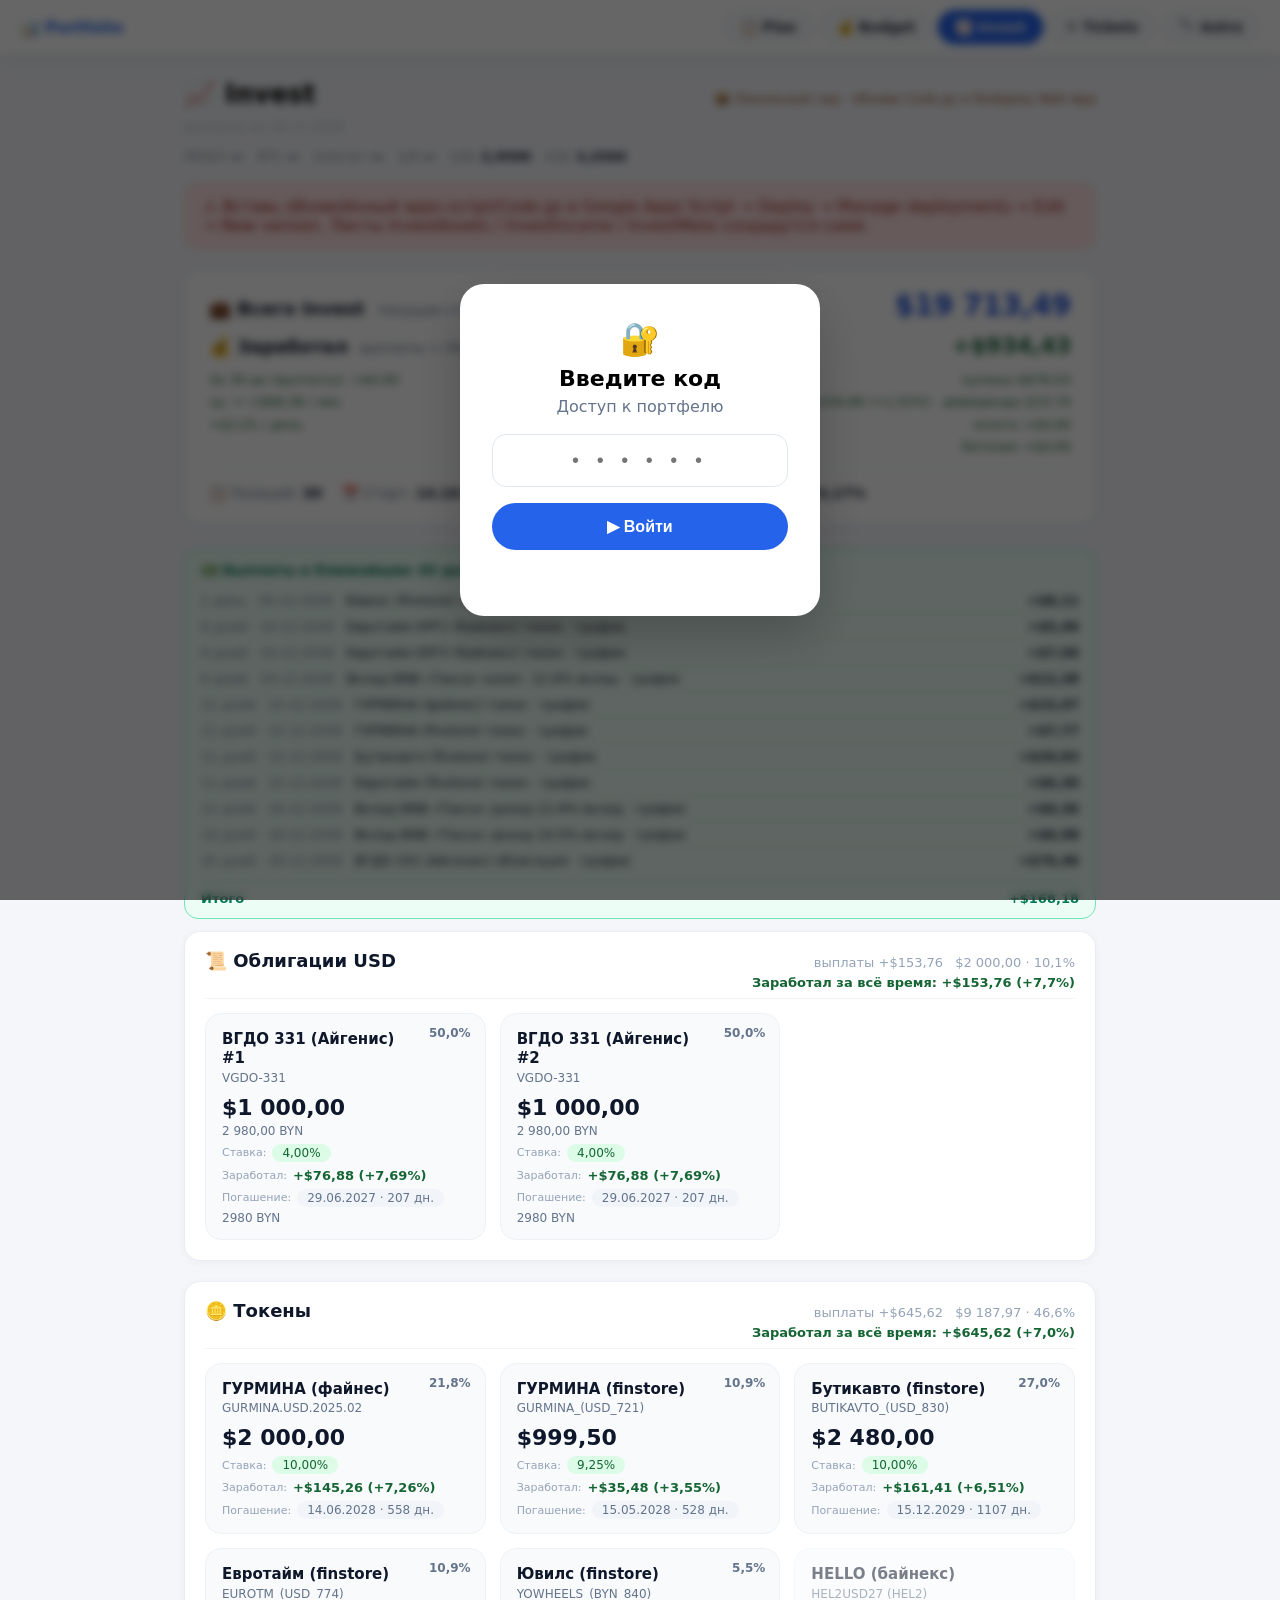
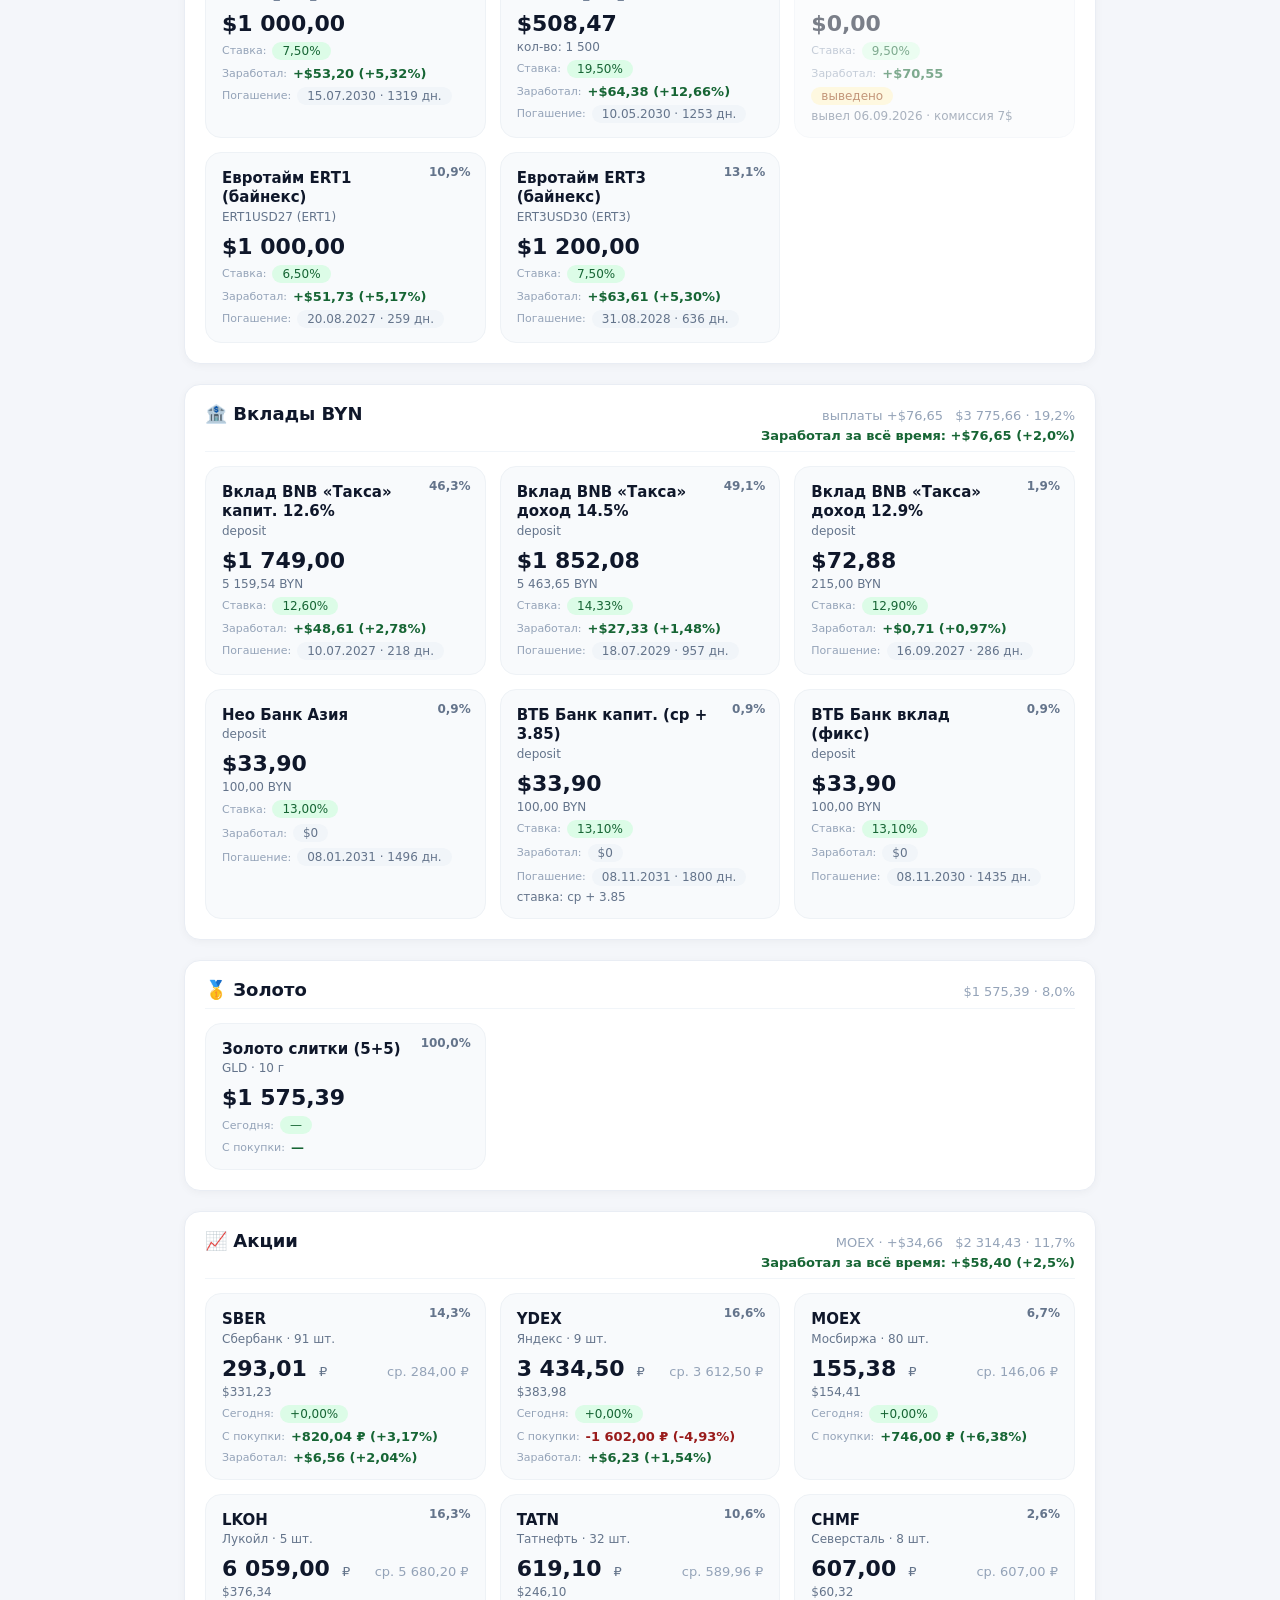
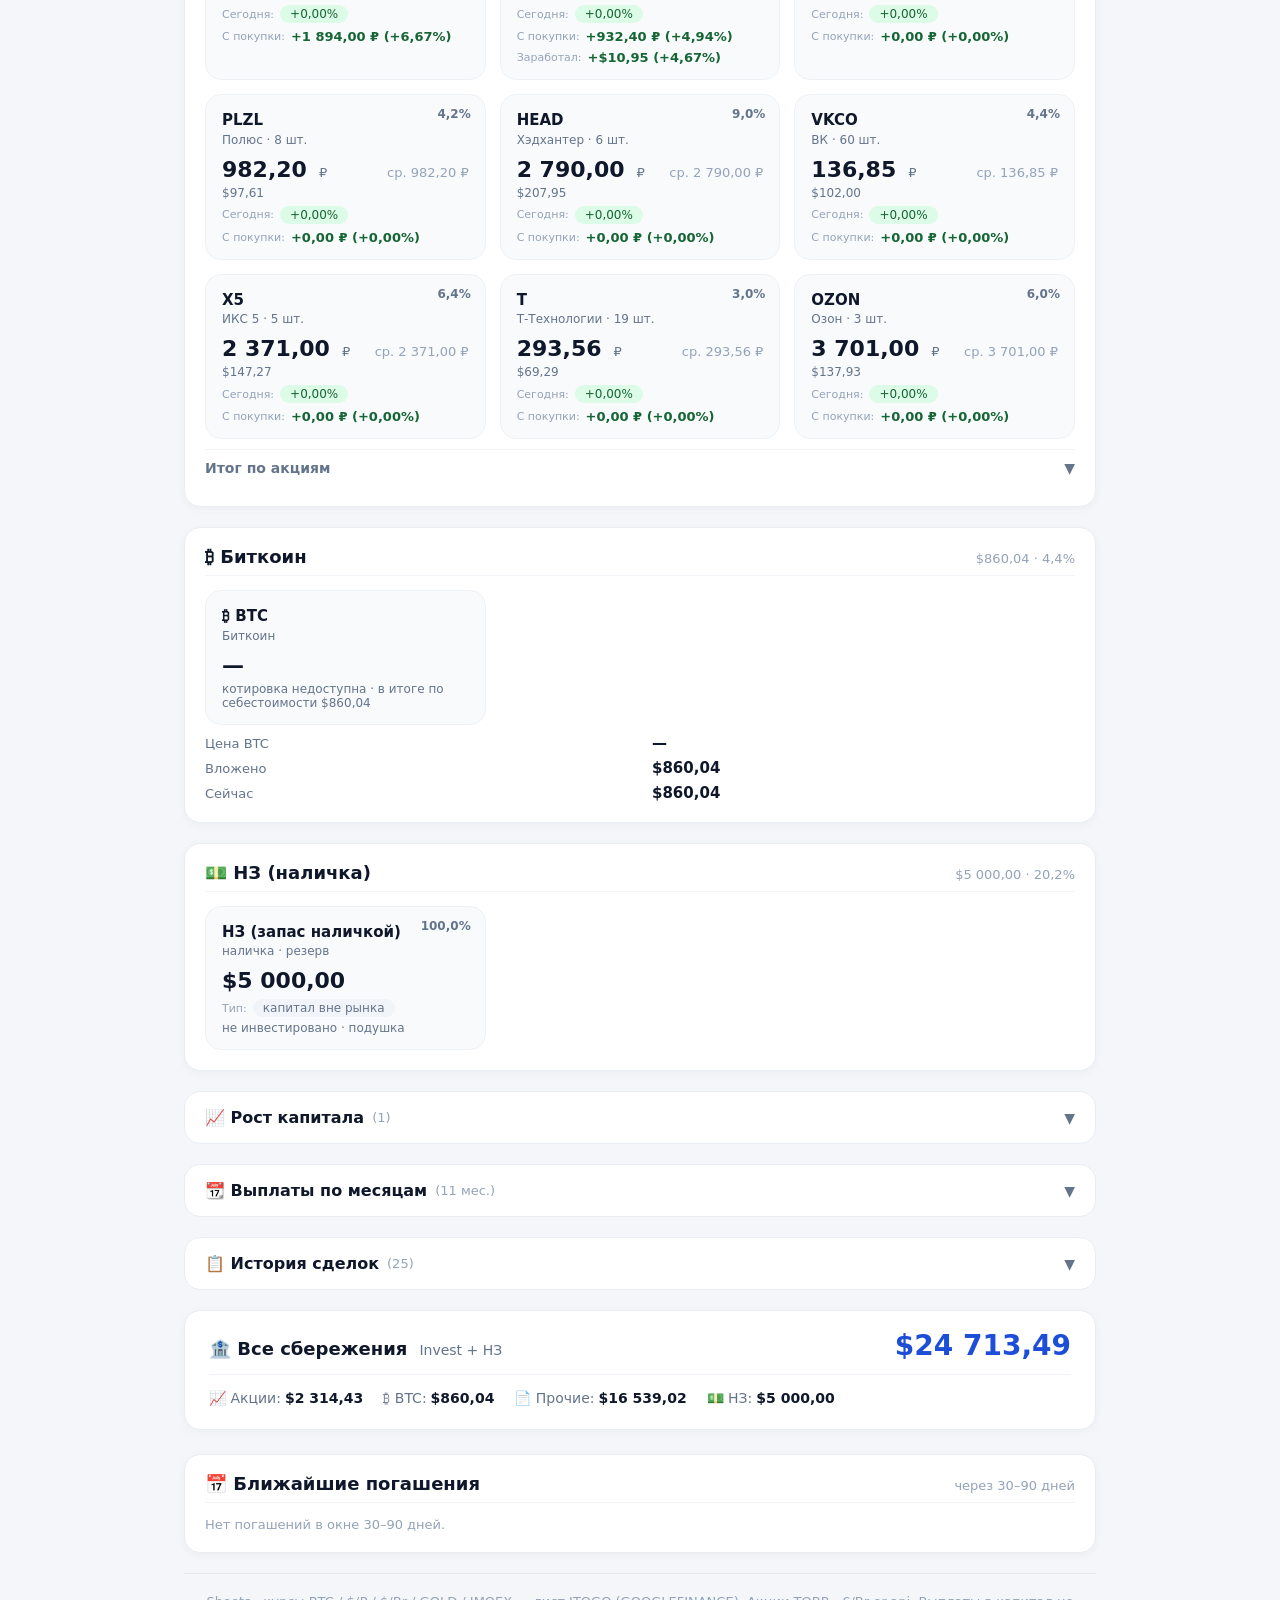
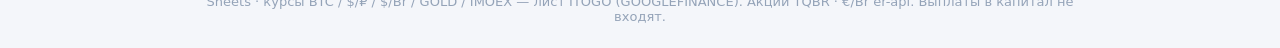
<file: index.html>
<!DOCTYPE html>
<html lang="ru">
<head>
    <meta charset="UTF-8" />
    <meta http-equiv="refresh" content="0; url=invest.html" />
    <link rel="icon" href="favicon.svg" type="image/svg+xml" />
    <title>Invest</title>
    <script>location.replace('invest.html');</script>
</head>
<body>
    <p><a href="invest.html">Invest</a></p>
</body>
</html>
</file>
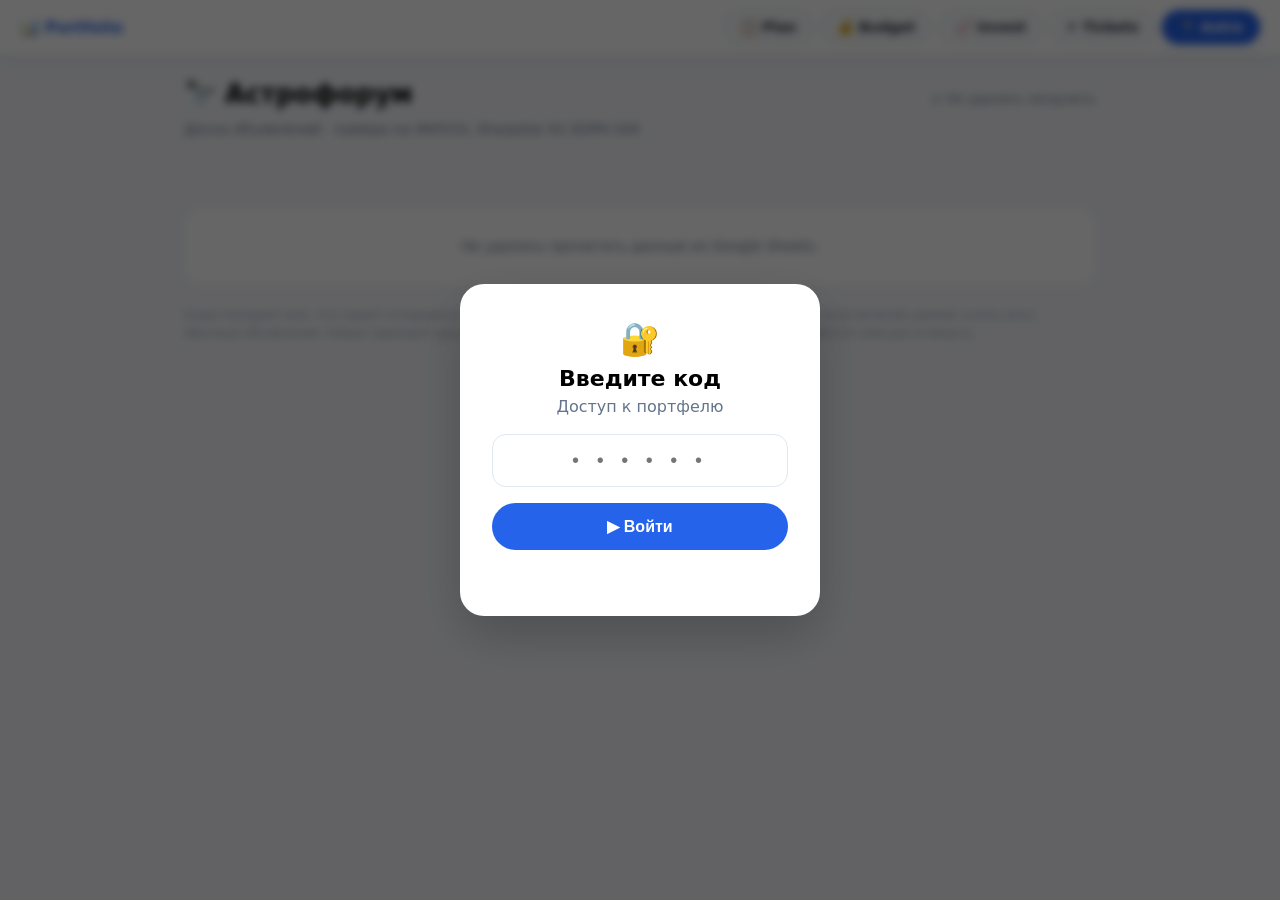
<file: astro/index.html>
<!DOCTYPE html>
<html lang="ru">
<head>
    <meta charset="UTF-8" />
    <meta name="viewport" content="width=device-width, initial-scale=1.0" />
    <link rel="icon" href="../favicon.svg" type="image/svg+xml" />
    <title>Астрофорум — найденные объявления</title>
    <link rel="stylesheet" href="../invest.css?v=20261120b" />
    <style>
        .meta-line { font-size: 14px; color: #64748b; margin: 4px 0 0; }
        .stats { display: grid; grid-template-columns: repeat(4, 1fr); gap: 12px; margin-bottom: 16px; }
        .stat { background: white; border: 1px solid #e9edf4; border-radius: 14px; padding: 14px 16px; }
        .stat .k { font-size: 12px; color: #94a3b8; margin-bottom: 4px; }
        .stat .v { font-size: 22px; font-weight: 700; color: #0f172a; font-variant-numeric: tabular-nums; }
        .stat.found { background: #f0fdf4; border-color: #bbf7d0; }
        .stat.found .v { color: #166534; }
        .stat.check { background: #fffbeb; border-color: #fde68a; }
        .stat.check .v { color: #92400e; }
        .stat.bundle .v { color: #1d4ed8; }
        .filters { display: flex; flex-wrap: wrap; gap: 8px; margin-bottom: 14px; }
        .chip {
            border: 1px solid #e2e8f0; background: #f8fafc; color: #1e293b; border-radius: 40px;
            padding: 6px 14px; font: inherit; font-size: 13px; font-weight: 600; cursor: pointer;
        }
        .chip.on { background: #2563eb; color: white; border-color: #2563eb; }
        .ads { display: flex; flex-direction: column; gap: 12px; margin-bottom: 20px; }
        .ad {
            background: white; border: 1px solid #e9edf4; border-radius: 16px; padding: 14px 16px;
            border-left: 5px solid #cbd5e1;
        }
        .ad.found { background: #f0fdf4; border-color: #bbf7d0; border-left-color: #16a34a; }
        .ad.check { background: #fffbeb; border-color: #fde68a; border-left-color: #f59e0b; }
        .ad.plain { background: white; }
        .ad-head { display: flex; flex-wrap: wrap; align-items: center; gap: 6px 8px; margin-bottom: 6px; }
        .tag { font-size: 11px; font-weight: 700; border-radius: 999px; padding: 2px 9px; white-space: nowrap; }
        .tag.found { background: #dcfce7; color: #166534; }
        .tag.check { background: #fef3c7; color: #92400e; }
        .tag.plain { background: #f1f5f9; color: #64748b; }
        .tag.bundle { background: #dbeafe; color: #1d4ed8; }
        .tag.rule { background: #f1f5f9; color: #475569; font-weight: 600; }
        .ad-title { font-size: 16px; font-weight: 700; color: #0f172a; text-decoration: none; display: block; line-height: 1.35; }
        .ad-title:hover { color: #2563eb; text-decoration: underline; }
        .ad-sub { font-size: 12px; color: #64748b; margin-top: 4px; }
        .ad-models { font-size: 13px; color: #1e293b; margin-top: 6px; font-weight: 600; }
        .ad-snippet { font-size: 13px; color: #475569; margin-top: 6px; line-height: 1.45; }
        .ad-foot { display: flex; flex-wrap: wrap; align-items: center; justify-content: space-between; gap: 6px 12px; margin-top: 10px; }
        .ad-price { font-size: 14px; font-weight: 700; color: #0f172a; }
        .ad-open {
            font-size: 13px; font-weight: 600; color: #2563eb; text-decoration: none;
            border: 1px solid #bfdbfe; background: #eff6ff; border-radius: 40px; padding: 5px 14px;
        }
        .ad-open:hover { background: #dbeafe; }
        .state {
            background: white; border: 1px solid #e9edf4; border-radius: 16px;
            padding: 28px 20px; text-align: center; color: #64748b; font-size: 14px; line-height: 1.5; margin-bottom: 20px;
        }
        .foot-note { font-size: 12px; color: #94a3b8; line-height: 1.5; }
        @media (max-width: 640px) { .stats { grid-template-columns: repeat(2, 1fr); } }
    </style>
</head>
<body>
    <div class="auth-overlay" id="authOverlay">
        <div class="auth-card">
            <div style="font-size:32px;margin-bottom:8px;">🔐</div>
            <h2>Введите код</h2>
            <p>Доступ к портфелю</p>
            <input type="password" id="authInput" maxlength="6" placeholder="• • • • • •" />
            <button class="auth-btn" id="authBtn">▶ Войти</button>
            <div class="auth-error" id="authError"></div>
        </div>
    </div>

    <nav class="nav-bar">
        <div class="nav-logo">📊 <span>Portfolio</span></div>
        <div class="nav-links">
            <a href="../plan.html" class="nav-btn plan">📋 Plan</a>
            <a href="../budget.html" class="nav-btn budget">💰 Budget</a>
            <a href="../invest.html" class="nav-btn">📈 Invest</a>
            <a href="../w-to-t/" class="nav-btn">✈️ Tickets</a>
            <a href="./" class="nav-btn invest">🔭 Astro</a>
        </div>
    </nav>

    <div class="container">
        <div class="page-title">
            <div class="page-title-row">
                <h1>🔭 Астрофорум</h1>
                <div class="sync" id="syncStatus">⏳ Загрузка…</div>
            </div>
            <div class="meta-line">Доска объявлений · камера на IMX533, Sharpstar 61 EDPH II/III</div>
        </div>

        <div class="stats" id="stats"></div>
        <div class="filters" id="filters"></div>
        <div class="ads" id="ads"></div>
        <div class="state" id="state" style="display:none;"></div>

        <div class="foot-note">
            Сюда попадает всё, что скрипт отправил в Telegram: 🎯 точное совпадение, 🔎 проверь вручную и, если включён режим «слать все», обычные объявления.
            Новые приходят раз в 5 минут, данные из листа ForumAds. Страница обновляется сама раз в минуту.
        </div>
    </div>

    <script src="../api.js?v=20261103b"></script>
    <script>
    (function () {
        const PASSWORD = '906090';
        const COOKIE_NAME = 'portfolio_auth';

        function getCookie(name) {
            const match = document.cookie.match(new RegExp('(^| )' + name + '=([^;]+)'));
            return match ? match[2] : null;
        }
        function setCookie(name, value, days) {
            const date = new Date();
            date.setTime(date.getTime() + days * 24 * 60 * 60 * 1000);
            document.cookie = name + '=' + value + ';expires=' + date.toUTCString() + ';path=/';
        }

        (function auth() {
            const overlay = document.getElementById('authOverlay');
            const authInput = document.getElementById('authInput');
            const authBtn = document.getElementById('authBtn');
            const authError = document.getElementById('authError');
            function hide() { overlay.classList.add('hidden'); }
            function tryLogin() {
                if (authInput.value.trim() === PASSWORD) {
                    setCookie(COOKIE_NAME, '1', 30);
                    hide();
                } else {
                    authError.textContent = '❌ Неверный код';
                    authInput.value = '';
                    authInput.focus();
                }
            }
            if (getCookie(COOKIE_NAME) === '1') hide();
            authBtn.addEventListener('click', tryLogin);
            authInput.addEventListener('keydown', function (e) {
                if (e.key === 'Enter') { e.preventDefault(); tryLogin(); }
            });
        })();

        function escapeHtml(s) {
            return String(s == null ? '' : s).replace(/[&<>"']/g, function (c) {
                return { '&': '&amp;', '<': '&lt;', '>': '&gt;', '"': '&quot;', "'": '&#39;' }[c];
            });
        }
        function money(n) {
            return Number(n).toFixed(0).replace(/\B(?=(\d{3})+(?!\d))/g, ' ') + ' ₽';
        }
        function parseSeen(s) {
            const m = /^(\d{2})\.(\d{2})\.(\d{4})\s+(\d{2}):(\d{2})/.exec(String(s || ''));
            return m ? new Date(+m[3], +m[2] - 1, +m[1], +m[4], +m[5]).getTime() : 0;
        }
        // В ссылки пускаем только астрофорум: данные приходят из таблицы, но на всякий случай.
        function safeUrl(u) {
            return /^https:\/\/astronomy\.ru\//.test(String(u || '')) ? String(u) : '';
        }

        let ads = [];
        let filter = 'all';

        function setState(text) {
            const el = document.getElementById('state');
            el.style.display = text ? 'block' : 'none';
            el.innerHTML = text || '';
        }

        const FILTERS = [
            ['all', 'Все'],
            ['found', '🎯 Найдено'],
            ['check', '🔎 Проверить'],
            ['bundle', '📦 Комплекты'],
            ['plain', 'Прочие']
        ];

        function renderFilters(counts) {
            document.getElementById('filters').innerHTML = FILTERS.filter(function (f) {
                return f[0] !== 'plain' || counts.plain > 0;  // «Прочие» только если такие есть (при post_all=true)
            }).map(function (f) {
                return '<button type="button" class="chip' + (filter === f[0] ? ' on' : '') + '" data-f="' + f[0] + '">' +
                    f[1] + ' (' + counts[f[0]] + ')</button>';
            }).join('');
        }

        function render() {
            const counts = {
                all: ads.length,
                found: ads.filter(function (a) { return a.level === 'found'; }).length,
                check: ads.filter(function (a) { return a.level === 'check'; }).length,
                bundle: ads.filter(function (a) { return a.bundle; }).length,
                plain: ads.filter(function (a) { return a.level === 'plain'; }).length
            };
            document.getElementById('stats').innerHTML =
                '<div class="stat"><div class="k">Всего в Telegram</div><div class="v">' + counts.all + '</div></div>' +
                '<div class="stat found"><div class="k">🎯 Точное совпадение</div><div class="v">' + counts.found + '</div></div>' +
                '<div class="stat check"><div class="k">🔎 Проверить вручную</div><div class="v">' + counts.check + '</div></div>' +
                '<div class="stat bundle"><div class="k">📦 Комплекты</div><div class="v">' + counts.bundle + '</div></div>';
            if (filter === 'plain' && !counts.plain) filter = 'all';
            renderFilters(counts);

            const shown = ads.filter(function (a) {
                if (filter === 'found') return a.level === 'found';
                if (filter === 'check') return a.level === 'check';
                if (filter === 'bundle') return a.bundle;
                if (filter === 'plain') return a.level === 'plain';
                return true;
            });
            const box = document.getElementById('ads');
            if (!shown.length) {
                box.innerHTML = '';
                setState(ads.length
                    ? 'В этом фильтре пока ничего нет.'
                    : 'Пока ни одного подходящего объявления.<br>Скрипт смотрит доску каждые 5 минут; когда найдёт нужное, оно придёт в Telegram и появится здесь.');
                return;
            }
            setState('');
            box.innerHTML = shown.map(function (a) {
                const url = safeUrl(a.url);
                const tags =
                    (a.bundle ? '<span class="tag bundle">📦 КОМПЛЕКТ</span>' : '') +
                    '<span class="tag ' + a.level + '">' + (a.level === 'found' ? '🎯 НАЙДЕНО' : (a.level === 'check' ? '🔎 ПРОВЕРЬ ВРУЧНУЮ' : 'ОБЫЧНОЕ')) + '</span>' +
                    (a.rules ? a.rules.split(', ').map(function (r) { return '<span class="tag rule">' + escapeHtml(r) + '</span>'; }).join('') : '');
                const titleHtml = url
                    ? '<a class="ad-title" href="' + escapeHtml(url) + '" target="_blank" rel="noopener noreferrer">' + escapeHtml(a.title) + '</a>'
                    : '<div class="ad-title">' + escapeHtml(a.title) + '</div>';
                return '<div class="ad ' + a.level + '">' +
                    '<div class="ad-head">' + tags + '</div>' +
                    titleHtml +
                    '<div class="ad-sub">' + escapeHtml([a.author, a.posted].filter(Boolean).join(' · ')) +
                    ' · найдено ' + escapeHtml(a.seen) + ' · счёт ' + escapeHtml(a.score) + '</div>' +
                    (a.models ? '<div class="ad-models">' + escapeHtml(a.models) + '</div>' : '') +
                    (a.snippet ? '<div class="ad-snippet">' + escapeHtml(a.snippet) + '</div>' : '') +
                    '<div class="ad-foot"><span class="ad-price">' + (a.price ? 'Цена в тексте: ~' + money(a.price) : '') + '</span>' +
                    (url ? '<a class="ad-open" href="' + escapeHtml(url) + '" target="_blank" rel="noopener noreferrer">Открыть на форуме →</a>' : '') +
                    '</div></div>';
            }).join('');
        }

        document.getElementById('filters').addEventListener('click', function (e) {
            const btn = e.target.closest ? e.target.closest('.chip') : null;
            if (!btn) return;
            filter = btn.getAttribute('data-f') || 'all';
            render();
        });

        async function load() {
            const sync = document.getElementById('syncStatus');
            try {
                const rows = await HelpersAPI.loadSheet('ForumAds');
                ads = (rows || []).map(function (r) {
                    return {
                        id: Number(r.topic_id) || 0,
                        posted: String(r.posted || ''),
                        author: String(r.author || ''),
                        title: String(r.title || ''),
                        url: String(r.url || ''),
                        level: r.level === 'found' ? 'found' : (r.level === 'plain' ? 'plain' : 'check'),
                        bundle: String(r.bundle || '').trim() !== '',
                        rules: String(r.rules || ''),
                        models: String(r.models || ''),
                        price: Number(r.price) || 0,
                        score: r.score === '' || r.score == null ? '' : Number(r.score),
                        snippet: String(r.snippet || ''),
                        seen: String(r.seen_at || ''),
                        ts: parseSeen(r.seen_at)
                    };
                }).filter(function (a) { return a.title; });
                ads.sort(function (a, b) { return (b.ts - a.ts) || (b.id - a.id); });
                sync.textContent = ads.length ? '☁️ Последнее: ' + ads[0].seen : '☁️ Данных пока нет';
                sync.style.color = '#166534';
                render();
            } catch (e) {
                sync.textContent = '⚠️ Не удалось загрузить';
                if (String(e && e.message) === 'unknown_sheet') {
                    setState('Лист ForumAds ещё не в скрипте.<br>Вставь <b>apps-script/Code.gs</b> и сделай Deploy → Manage deployments → Edit → New version (URL не меняй).');
                } else {
                    setState('Не удалось прочитать данные из Google Sheets.');
                }
                console.warn('ForumAds', e);
            }
        }
        load();
        setInterval(load, 60 * 1000);
    })();
    </script>
</body>
</html>
</file>
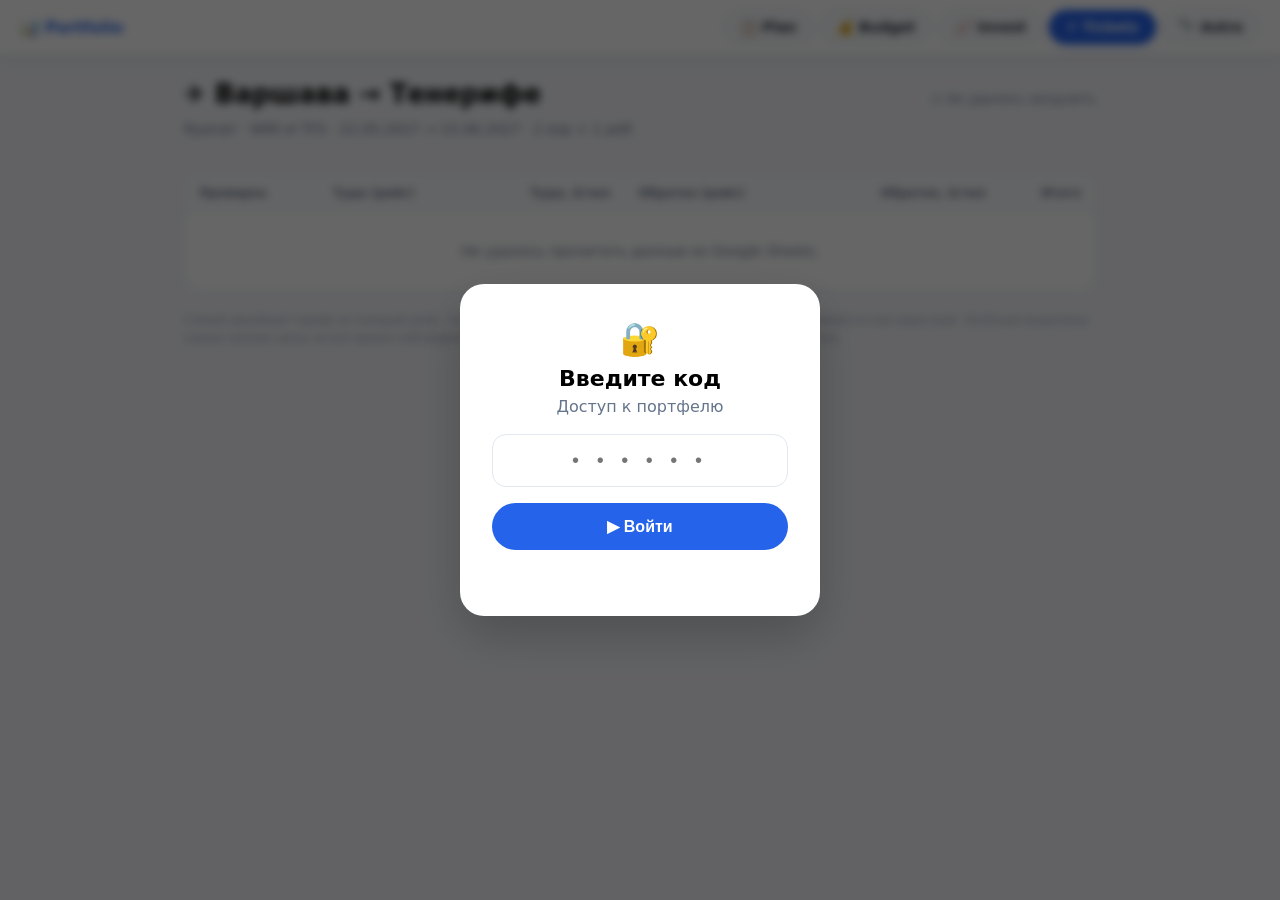
<file: w-to-t/index.html>
<!DOCTYPE html>
<html lang="ru">
<head>
    <meta charset="UTF-8" />
    <meta name="viewport" content="width=device-width, initial-scale=1.0" />
    <link rel="icon" href="../favicon.svg" type="image/svg+xml" />
    <title>Варшава → Тенерифе — цены</title>
    <link rel="stylesheet" href="../invest.css?v=20261120b" />
    <style>
        .route-meta { font-size: 14px; color: #64748b; margin: 4px 0 0; }
        .stats { display: grid; grid-template-columns: repeat(3, 1fr); gap: 12px; margin-bottom: 16px; }
        .stat { background: white; border: 1px solid #e9edf4; border-radius: 14px; padding: 14px 16px; }
        .stat .k { font-size: 12px; color: #94a3b8; margin-bottom: 4px; }
        .stat .v { font-size: 22px; font-weight: 700; color: #0f172a; font-variant-numeric: tabular-nums; }
        .stat.best { background: #f0fdf4; border-color: #bbf7d0; }
        .stat.best .v { color: #166534; }
        .stat .s { font-size: 12px; color: #94a3b8; margin-top: 2px; }
        .price-card { background: white; border: 1px solid #e9edf4; border-radius: 16px; overflow: hidden; margin-bottom: 20px; }
        .price-wrap { overflow-x: auto; }
        table.prices { width: 100%; border-collapse: collapse; font-size: 14px; min-width: 620px; }
        table.prices th {
            text-align: left; font-weight: 600; font-size: 12px; color: #64748b;
            padding: 12px 14px; background: #f8fafc; border-bottom: 1px solid #e9edf4; white-space: nowrap;
        }
        table.prices td { padding: 11px 14px; border-bottom: 1px solid #f1f5f9; white-space: nowrap; font-variant-numeric: tabular-nums; }
        table.prices tr:last-child td { border-bottom: none; }
        table.prices .num { text-align: right; }
        table.prices .muted { color: #94a3b8; font-size: 12px; }
        table.prices tr.best-row td { background: #f0fdf4; }
        table.prices tr.best-row td.total { color: #166534; font-weight: 700; }
        table.prices td.best-cell { color: #166534; font-weight: 700; background: #dcfce7; }
        .badge-min { font-size: 11px; font-weight: 600; color: #166534; background: #dcfce7; border-radius: 999px; padding: 2px 8px; margin-left: 6px; }
        .state { padding: 28px 20px; text-align: center; color: #64748b; font-size: 14px; line-height: 1.5; }
        .foot-note { font-size: 12px; color: #94a3b8; line-height: 1.5; }
        @media (max-width: 560px) { .stats { grid-template-columns: 1fr; } }
    </style>
</head>
<body>
    <div class="auth-overlay" id="authOverlay">
        <div class="auth-card">
            <div style="font-size:32px;margin-bottom:8px;">🔐</div>
            <h2>Введите код</h2>
            <p>Доступ к портфелю</p>
            <input type="password" id="authInput" maxlength="6" placeholder="• • • • • •" />
            <button class="auth-btn" id="authBtn">▶ Войти</button>
            <div class="auth-error" id="authError"></div>
        </div>
    </div>

    <nav class="nav-bar">
        <div class="nav-logo">📊 <span>Portfolio</span></div>
        <div class="nav-links">
            <a href="../plan.html" class="nav-btn plan">📋 Plan</a>
            <a href="../budget.html" class="nav-btn budget">💰 Budget</a>
            <a href="../invest.html" class="nav-btn">📈 Invest</a>
            <a href="./" class="nav-btn invest">✈️ Tickets</a>
            <a href="../astro/" class="nav-btn">🔭 Astro</a>
        </div>
    </nav>

    <div class="container">
        <div class="page-title">
            <div class="page-title-row">
                <h1>✈️ Варшава → Тенерифе</h1>
                <div class="sync" id="syncStatus">⏳ Загрузка…</div>
            </div>
            <div class="route-meta" id="routeMeta">Ryanair · WMI ⇄ TFS · 22.05.2027 → 15.06.2027 · 2 взр + 1 реб</div>
        </div>

        <div class="stats" id="stats"></div>

        <div class="price-card">
            <div class="price-wrap">
                <table class="prices">
                    <thead>
                        <tr>
                            <th>Проверка</th>
                            <th>Туда (рейс)</th>
                            <th class="num">Туда, $/чел</th>
                            <th>Обратно (рейс)</th>
                            <th class="num">Обратно, $/чел</th>
                            <th class="num" id="thTotal">Итого</th>
                        </tr>
                    </thead>
                    <tbody id="rows"></tbody>
                </table>
            </div>
            <div class="state" id="state" style="display:none;"></div>
        </div>

        <div class="foot-note">
            Самый дешёвый тариф на каждый рейс, только перелёт, без багажа и мест. Ребёнок 4 года оплачивается как взрослый.
            Зелёным выделены самые низкие цены за всё время наблюдений. Проверка два раза в день, данные из листа FlightPrices.
        </div>
    </div>

    <script src="../api.js?v=20261103b"></script>
    <script>
    (function () {
        const PASSWORD = '906090';
        const COOKIE_NAME = 'portfolio_auth';

        function getCookie(name) {
            const match = document.cookie.match(new RegExp('(^| )' + name + '=([^;]+)'));
            return match ? match[2] : null;
        }
        function setCookie(name, value, days) {
            const date = new Date();
            date.setTime(date.getTime() + days * 24 * 60 * 60 * 1000);
            document.cookie = name + '=' + value + ';expires=' + date.toUTCString() + ';path=/';
        }

        (function auth() {
            const overlay = document.getElementById('authOverlay');
            const authInput = document.getElementById('authInput');
            const authBtn = document.getElementById('authBtn');
            const authError = document.getElementById('authError');
            function hide() { overlay.classList.add('hidden'); }
            function tryLogin() {
                if (authInput.value.trim() === PASSWORD) {
                    setCookie(COOKIE_NAME, '1', 30);
                    hide();
                } else {
                    authError.textContent = '❌ Неверный код';
                    authInput.value = '';
                    authInput.focus();
                }
            }
            if (getCookie(COOKIE_NAME) === '1') hide();
            authBtn.addEventListener('click', tryLogin);
            authInput.addEventListener('keydown', function (e) {
                if (e.key === 'Enter') { e.preventDefault(); tryLogin(); }
            });
        })();

        function escapeHtml(s) {
            return String(s == null ? '' : s).replace(/[&<>"']/g, function (c) {
                return { '&': '&amp;', '<': '&lt;', '>': '&gt;', '"': '&quot;', "'": '&#39;' }[c];
            });
        }
        function money(n) {
            return '$' + Number(n).toFixed(2).replace(/\B(?=(\d{3})+(?!\d))/g, ' ').replace('.', ',');
        }
        function ruDate(iso) {
            const m = /^(\d{4})-(\d{2})-(\d{2})/.exec(String(iso || ''));
            return m ? m[3] + '.' + m[2] + '.' + m[1] : String(iso || '');
        }
        function parseChecked(s) {
            const m = /^(\d{2})\.(\d{2})\.(\d{4})\s+(\d{2}):(\d{2})/.exec(String(s || ''));
            return m ? new Date(+m[3], +m[2] - 1, +m[1], +m[4], +m[5]).getTime() : 0;
        }

        function setState(text) {
            const el = document.getElementById('state');
            el.style.display = text ? 'block' : 'none';
            el.innerHTML = text || '';
        }

        function render(rows) {
            const data = rows.map(function (r) {
                return {
                    checked: String(r.checked_at || ''),
                    ts: parseChecked(r.checked_at),
                    outFlight: String(r.out_flight || ''),
                    out: Number(r.out_price_usd),
                    retFlight: String(r.ret_flight || ''),
                    ret: Number(r.ret_price_usd),
                    pax: Number(r.pax) || 3,
                    total: Number(r.total_usd),
                    outDate: String(r.out_date || ''),
                    retDate: String(r.ret_date || '')
                };
            }).filter(function (r) { return Number.isFinite(r.total) && r.total > 0; });

            data.sort(function (a, b) { return b.ts - a.ts; });

            const sync = document.getElementById('syncStatus');
            const stats = document.getElementById('stats');
            const tbody = document.getElementById('rows');

            if (!data.length) {
                sync.textContent = '☁️ Данных пока нет';
                stats.innerHTML = '';
                tbody.innerHTML = '';
                setState('Пока нет ни одной проверки.<br>Запусти workflow <b>RA-check WMI-TFS</b> в GitHub Actions — первая строка появится здесь.');
                return;
            }
            setState('');

            const minTotal = Math.min.apply(null, data.map(function (r) { return r.total; }));
            const maxTotal = Math.max.apply(null, data.map(function (r) { return r.total; }));
            const minOut = Math.min.apply(null, data.map(function (r) { return r.out; }));
            const minRet = Math.min.apply(null, data.map(function (r) { return r.ret; }));
            const last = data[0];
            const pax = last.pax;

            document.getElementById('thTotal').textContent = 'Итого на ' + pax;
            if (last.outDate && last.retDate) {
                document.getElementById('routeMeta').textContent =
                    'Ryanair · WMI ⇄ TFS · ' + ruDate(last.outDate) + ' → ' + ruDate(last.retDate) + ' · 2 взр + 1 реб';
            }
            sync.textContent = '☁️ Обновлено ' + last.checked;
            sync.style.color = '#166534';

            const minRow = data.filter(function (r) { return r.total === minTotal; })[0];
            stats.innerHTML =
                '<div class="stat"><div class="k">Сейчас</div><div class="v">' + money(last.total) + '</div>' +
                '<div class="s">' + escapeHtml(last.checked) + '</div></div>' +
                '<div class="stat best"><div class="k">Минимум за всё время</div><div class="v">' + money(minTotal) + '</div>' +
                '<div class="s">' + escapeHtml(minRow.checked) + '</div></div>' +
                '<div class="stat"><div class="k">Максимум</div><div class="v">' + money(maxTotal) + '</div>' +
                '<div class="s">проверок: ' + data.length + '</div></div>';

            tbody.innerHTML = data.map(function (r) {
                const best = r.total === minTotal;
                return '<tr' + (best ? ' class="best-row"' : '') + '>' +
                    '<td>' + escapeHtml(r.checked) + '</td>' +
                    '<td><span class="muted">' + escapeHtml(r.outFlight) + '</span></td>' +
                    '<td class="num' + (r.out === minOut ? ' best-cell' : '') + '">' + money(r.out) + '</td>' +
                    '<td><span class="muted">' + escapeHtml(r.retFlight) + '</span></td>' +
                    '<td class="num' + (r.ret === minRet ? ' best-cell' : '') + '">' + money(r.ret) + '</td>' +
                    '<td class="num total">' + money(r.total) + (best ? '<span class="badge-min">минимум</span>' : '') + '</td>' +
                    '</tr>';
            }).join('');
        }

        async function load() {
            try {
                const rows = await HelpersAPI.loadSheet('FlightPrices');
                render(rows || []);
            } catch (e) {
                document.getElementById('syncStatus').textContent = '⚠️ Не удалось загрузить';
                if (String(e && e.message) === 'unknown_sheet') {
                    setState('Лист FlightPrices ещё не в скрипте.<br>Вставь <b>apps-script/Code.gs</b> и сделай Deploy → Manage deployments → Edit → New version (URL не меняй).');
                } else {
                    setState('Не удалось прочитать данные из Google Sheets.');
                }
                console.warn('FlightPrices', e);
            }
        }
        load();
        setInterval(load, 5 * 60 * 1000);
    })();
    </script>
</body>
</html>
</file>
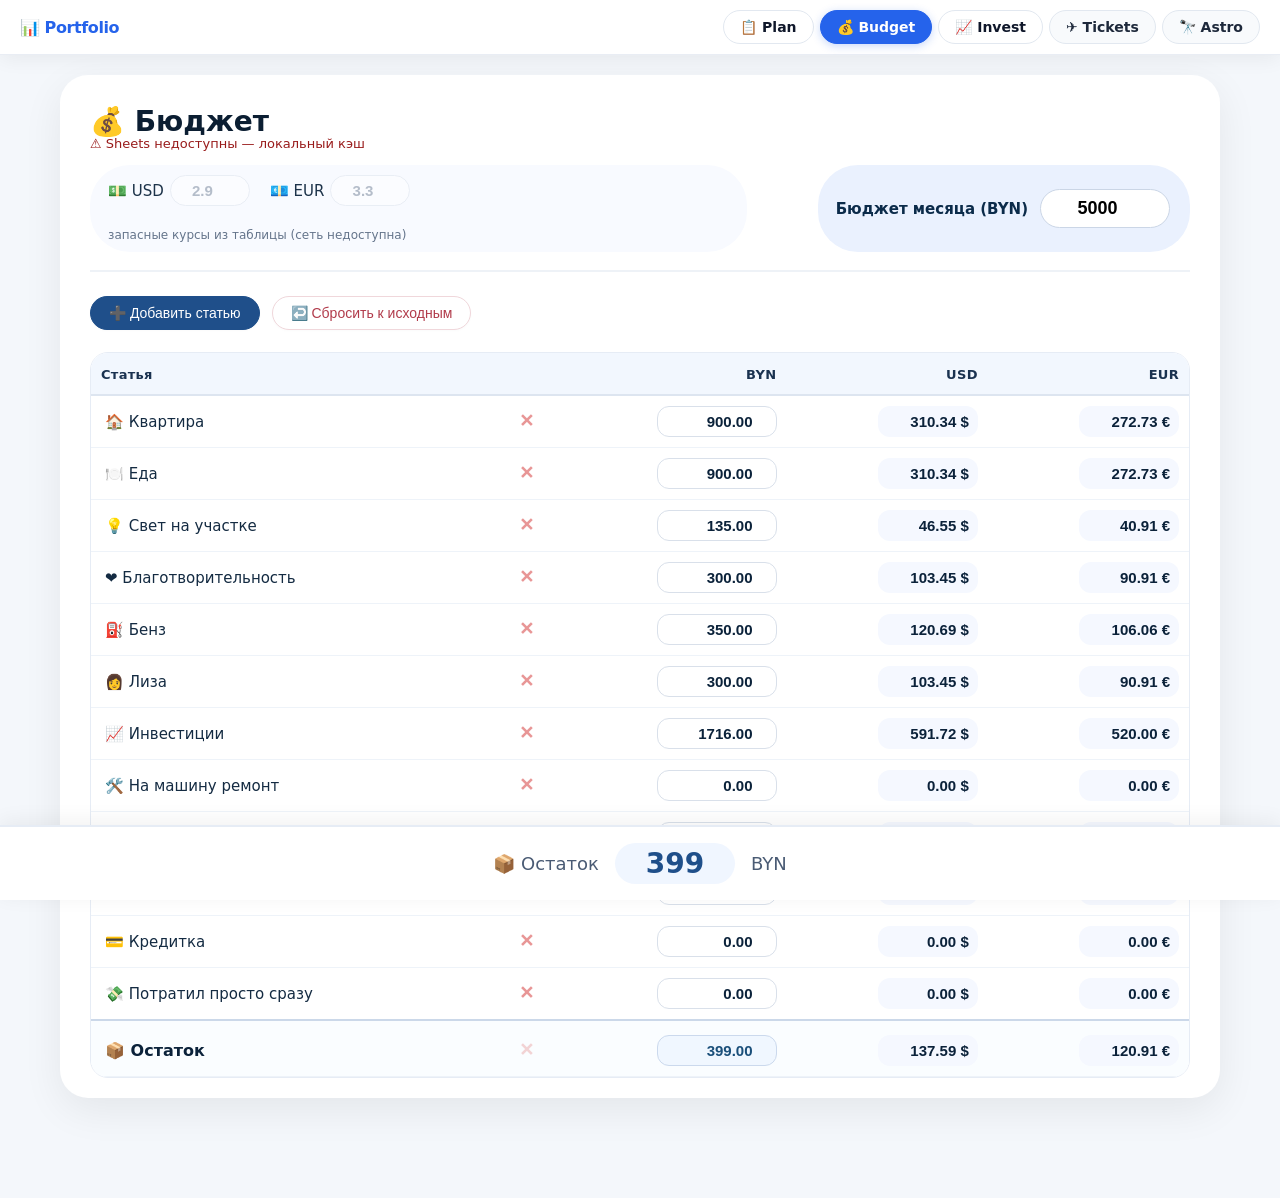
<file: budget.html>
<!DOCTYPE html>
<html lang="ru">
<head>
    <meta charset="UTF-8" />
    <meta name="viewport" content="width=device-width, initial-scale=1.0"/>
    <link rel="icon" href="favicon.svg" type="image/svg+xml" />
    <title>Бюджет</title>
    <style>
        * {
            box-sizing: border-box;
            margin: 0;
            padding: 0;
        }
        html, body {
            height: 100%;
            margin: 0;
            font-family: 'Segoe UI', Roboto, system-ui, sans-serif;
            background: #f4f7fb;
        }
        body {
            display: flex;
            flex-direction: column;
            align-items: center;
            padding: 0;
            min-height: 100vh;
        }

        /* ===== НАВИГАЦИЯ (СВЕРХУ) ===== */
        .nav-bar {
            width: 100%;
            display: flex;
            flex-wrap: nowrap;
            align-items: center;
            justify-content: space-between;
            gap: 12px;
            background: white;
            padding: 10px 20px;
            border-bottom: 1px solid #e9edf4;
            box-shadow: 0 4px 20px rgba(0, 0, 0, 0.06);
        }
        .nav-bar:hover {
            box-shadow: 0 6px 28px rgba(0, 0, 0, 0.08);
        }

        .nav-logo {
            font-weight: 700;
            font-size: 16px;
            color: #0f172a;
            letter-spacing: -0.4px;
            display: flex;
            align-items: center;
            gap: 5px;
            flex: 0 0 auto;
            white-space: nowrap;
        }
        .nav-logo span {
            color: #2563eb;
        }

        .nav-links {
            display: flex;
            flex-wrap: nowrap;
            align-items: center;
            justify-content: flex-end;
            gap: 6px;
            min-width: 0;
        }

        .nav-btn {
            display: inline-flex;
            align-items: center;
            gap: 4px;
            padding: 8px 16px;
            border-radius: 22px;
            font-weight: 600;
            font-size: 14px;
            color: #1e293b;
            cursor: pointer;
            transition: 0.15s ease;
            text-decoration: none;
            border: 1px solid #e2e8f0;
            background: #f8fafc;
            white-space: nowrap;
        }
        .nav-btn:hover {
            background: #f1f5f9;
            border-color: #cbd5e1;
        }

        .nav-btn.plan {
            background: white;
            border-color: #e2e8f0;
            color: #0f172a;
        }
        .nav-btn.plan:hover {
            background: #f8fafc;
            border-color: #cbd5e1;
        }

        .nav-btn.budget {
            background: #2563eb;
            color: white;
            box-shadow: 0 2px 8px rgba(37, 99, 235, 0.25);
            border-color: #2563eb;
        }
        .nav-btn.budget:hover {
            background: #1d4ed8;
            border-color: #1d4ed8;
        }

        .nav-btn.invest {
            background: white;
            border-color: #e2e8f0;
            color: #0f172a;
        }
        .nav-btn.invest:hover {
            background: #f8fafc;
            border-color: #cbd5e1;
        }
        .nav-btn.moex {
            background: white;
            border-color: #e2e8f0;
            color: #0f172a;
        }
        .nav-btn.moex:hover {
            background: #f8fafc;
            border-color: #cbd5e1;
        }

        @media (max-width: 520px) {
            .nav-bar { padding: 8px 12px; gap: 8px; }
            .nav-btn { padding: 7px 12px; font-size: 13px; }
            .nav-logo { display: none; }
    .nav-links { width: 100%; justify-content: space-between; gap: 3px; }
    .nav-btn { padding: 6px 6px; font-size: 12px; gap: 3px; }
        }

        .app-wrapper {
            max-width: 1200px;
            width: 100%;
            padding: 20px 20px 100px 20px;
        }
        .container {
            background: white;
            border-radius: 28px;
            padding: 30px 30px 20px;
            box-shadow: 0 12px 40px rgba(0,0,0,0.07);
        }
        h1 {
            font-size: 28px;
            font-weight: 600;
            color: #0b1e32;
            margin-bottom: 6px;
            display: flex;
            align-items: center;
            gap: 10px;
            flex-wrap: wrap;
        }
        .sub {
            color: #4a5b74;
            font-size: 15px;
            border-bottom: 2px solid #eef2f7;
            padding-bottom: 18px;
            margin-bottom: 24px;
            display: flex;
            justify-content: space-between;
            flex-wrap: wrap;
            gap: 12px;
        }
        .rates {
            display: flex;
            gap: 20px;
            flex-wrap: wrap;
            background: #f8faff;
            padding: 10px 18px;
            border-radius: 40px;
        }
        .rates label {
            font-weight: 500;
            color: #1d334a;
            display: flex;
            align-items: center;
            gap: 6px;
        }
        .rates input {
            width: 80px;
            padding: 6px 10px;
            border: 1px solid #d9e0ea;
            border-radius: 30px;
            font-weight: 600;
            font-size: 15px;
            background: white;
            text-align: center;
        }
        .rates input:focus {
            outline: 2px solid #4f8cff;
            border-color: transparent;
        }
        .rates input.rate-muted {
            opacity: 0.45;
            color: #64748b;
        }
        .rates input.rate-live {
            opacity: 1;
            border-color: #86efac;
            background: #f0fdf4;
        }
        .rates input.rate-manual {
            opacity: 1;
            border-color: #93c5fd;
            background: #eff6ff;
        }
        .rates-hint {
            width: 100%;
            font-size: 12px;
            color: #64748b;
            margin-top: 2px;
        }
        .total-budget {
            display: flex;
            align-items: center;
            gap: 12px;
            background: #eaf1fe;
            padding: 6px 20px 6px 18px;
            border-radius: 40px;
        }
        .total-budget label {
            font-weight: 600;
            color: #0b2b4a;
        }
        .total-budget input {
            width: 130px;
            padding: 8px 12px;
            border: 1px solid #cbd6e6;
            border-radius: 30px;
            font-weight: 700;
            font-size: 18px;
            background: white;
            text-align: center;
        }
        .total-budget input:focus {
            outline: 2px solid #4f8cff;
            border-color: transparent;
        }
        .toolbar {
            display: flex;
            gap: 12px;
            flex-wrap: wrap;
            margin: 18px 0 22px;
        }
        .btn {
            background: white;
            border: 1px solid #d0dbe9;
            padding: 8px 18px;
            border-radius: 40px;
            font-weight: 500;
            font-size: 14px;
            color: #1a314b;
            cursor: pointer;
            transition: 0.15s;
            display: inline-flex;
            align-items: center;
            gap: 6px;
            box-shadow: 0 1px 3px rgba(0,0,0,0.02);
        }
        .btn:hover {
            background: #f0f6ff;
            border-color: #7fa3e0;
        }
        .btn-primary {
            background: #1f4f8a;
            border-color: #1f4f8a;
            color: white;
        }
        .btn-primary:hover {
            background: #1a3f6e;
            border-color: #1a3f6e;
        }
        .btn-danger {
            color: #b13b4b;
            border-color: #f0d7db;
        }
        .btn-danger:hover {
            background: #ffe9ec;
            border-color: #d97a88;
        }
        .table-wrap {
            overflow-x: auto;
            margin-top: 8px;
            border-radius: 18px;
            border: 1px solid #e6ecf5;
        }
        table {
            width: 100%;
            border-collapse: collapse;
            font-size: 15px;
            background: white;
            min-width: 600px;
        }
        th {
            background: #f2f7fe;
            color: #1a3250;
            font-weight: 600;
            font-size: 13px;
            letter-spacing: 0.3px;
            padding: 14px 10px 12px;
            text-align: left;
            border-bottom: 2px solid #dde5f0;
        }
        th:not(:first-child) {
            text-align: right;
        }
        td {
            padding: 10px 10px;
            border-bottom: 1px solid #eef3f9;
            vertical-align: middle;
        }
        td:first-child {
            font-weight: 500;
            color: #142b42;
        }
        td:not(:first-child) {
            text-align: right;
        }
        .editable-input {
            width: 100%;
            max-width: 120px;
            padding: 6px 8px;
            border: 1px solid #d9e0ea;
            border-radius: 12px;
            background: white;
            font-weight: 600;
            font-size: 15px;
            text-align: right;
            color: #0b223a;
            transition: 0.1s;
        }
        .editable-input:hover {
            background: #f0f5fe;
            border-color: #7fa3e0;
        }
        .editable-input:focus {
            outline: 2px solid #4f8cff;
            border-color: transparent;
        }
        .editable-input.currency {
            max-width: 100px;
            background: #f5f8ff;
            cursor: default;
            border-color: transparent;
        }
        .editable-input.currency:hover {
            background: #f5f8ff;
            border-color: transparent;
        }
        .editable-input.remainder {
            background: #f0f7ff;
            font-weight: 700;
            color: #1a4f7a;
            border-color: #cbd9ed;
        }
        .row-total td {
            font-weight: 700;
            border-top: 2px solid #cbd8e9;
            padding-top: 14px;
            font-size: 16px;
            background: #fafdff;
        }
        .row-total td:first-child {
            color: #0b223a;
        }

        .row-name-wrapper {
            display: flex;
            align-items: center;
            gap: 8px;
            justify-content: space-between;
        }
        .row-name-wrapper .name-text {
            flex: 1;
            cursor: pointer;
            padding: 2px 4px;
            border-radius: 4px;
            transition: 0.1s;
            min-width: 60px;
        }
        .row-name-wrapper .name-text:hover {
            background: #eef4fc;
        }
        .row-name-wrapper .name-input {
            flex: 1;
            border: 1px solid #7fa3e0;
            border-radius: 6px;
            padding: 2px 6px;
            font-size: 15px;
            font-weight: 500;
            color: #142b42;
            background: white;
            outline: none;
            min-width: 60px;
        }
        .row-name-wrapper .name-input:focus {
            outline: 2px solid #4f8cff;
        }
        .delete-btn {
            background: none;
            border: none;
            color: #d32f2f;
            font-size: 18px;
            font-weight: 700;
            cursor: pointer;
            padding: 2px 8px;
            border-radius: 4px;
            line-height: 1.4;
            transition: 0.15s;
            opacity: 0.5;
            flex-shrink: 0;
            min-width: 30px;
            text-align: center;
        }
        .delete-btn:hover {
            opacity: 1;
            background: rgba(211, 47, 47, 0.12);
        }
        .delete-btn:disabled {
            opacity: 0.2;
            cursor: not-allowed;
        }

        .footer-info {
            position: fixed;
            bottom: 0;
            left: 0;
            right: 0;
            background: white;
            padding: 16px 30px;
            border-top: 2px solid #e6ecf5;
            display: flex;
            justify-content: center;
            align-items: center;
            gap: 30px;
            font-size: 18px;
            font-weight: 500;
            color: #1a2a3a;
            box-shadow: 0 -4px 20px rgba(0,0,0,0.06);
            z-index: 100;
        }
        .footer-info .remainder-block {
            display: flex;
            align-items: center;
            gap: 16px;
        }
        .footer-info .remainder-label {
            color: #4a5b74;
            font-weight: 400;
        }
        .footer-info .remainder-value {
            font-size: 28px;
            font-weight: 700;
            color: #1f4f8a;
            background: #f0f6ff;
            padding: 4px 24px;
            border-radius: 40px;
            min-width: 120px;
            text-align: center;
        }

        .save-notification {
            position: fixed;
            bottom: 100px;
            right: 30px;
            background: #1f8b4c;
            color: white;
            padding: 12px 24px;
            border-radius: 40px;
            font-weight: 600;
            font-size: 14px;
            box-shadow: 0 8px 30px rgba(0,0,0,0.2);
            opacity: 0;
            transition: opacity 0.3s ease;
            pointer-events: none;
            z-index: 999;
        }
        .save-notification.show {
            opacity: 1;
        }

        .deleting {
            animation: fadeOut 0.3s ease forwards;
        }

        @keyframes fadeOut {
            from { opacity: 1; transform: scale(1); }
            to { opacity: 0; transform: scale(0.95); }
        }

        @media (max-width: 760px) {
            .app-wrapper { padding: 10px 10px 90px 10px; }
            .container { padding: 18px; }
            .rates { gap: 10px; }
            .total-budget input { width: 100px; }
            .footer-info {
                padding: 12px 18px;
                font-size: 15px;
                flex-wrap: wrap;
                gap: 12px;
            }
            .footer-info .remainder-value {
                font-size: 22px;
                min-width: 80px;
                padding: 4px 16px;
            }
            .save-notification {
                bottom: 80px;
                right: 15px;
                font-size: 12px;
                padding: 10px 16px;
            }
            .delete-btn {
                font-size: 16px;
                padding: 0 4px;
                min-width: 24px;
            }
        }
    </style>
</head>
<body>

    <!-- ===== НАВИГАЦИЯ ===== -->
    <nav class="nav-bar">
        <div class="nav-logo">📊 <span>Portfolio</span></div>
        <div class="nav-links">
            <a href="plan.html" class="nav-btn plan">📋 Plan</a>
            <a href="budget.html" class="nav-btn budget">💰 Budget</a>
            <a href="invest.html" class="nav-btn invest">📈 Invest</a>
            <a href="w-to-t/" class="nav-btn">✈️ Tickets</a>
            <a href="astro/" class="nav-btn">🔭 Astro</a>
        </div>
    </nav>

    <div class="app-wrapper">
        <div class="container" id="app">
            <h1>💰 Бюджет</h1>
            <p id="syncStatus" style="font-size:13px;color:#64748b;margin:-8px 0 14px;">⏳ Загрузка из Google Sheets…</p>
            <div class="sub">
                <div class="rates">
                    <label>💵 USD <input type="number" step="0.0001" id="usdRate" value="2.9"></label>
                    <label>💶 EUR <input type="number" step="0.0001" id="eurRate" value="3.3"></label>
                    <div class="rates-hint" id="ratesHint">курсы: загрузка…</div>
                </div>
                <div class="total-budget" title="Общий бюджет месяца в белорусских рублях (total_byn в таблице)">
                    <label>Бюджет месяца (BYN)</label>
                    <input type="number" step="1" id="totalBudget" value="5000">
                </div>
            </div>

            <div class="toolbar">
                <button class="btn btn-primary" id="addRowBtn">➕ Добавить статью</button>
                <button class="btn btn-danger" id="resetToDefaultBtn">↩️ Сбросить к исходным</button>
            </div>

            <div class="table-wrap">
                <table id="budgetTable">
                    <thead>
                        <tr>
                            <th style="min-width:180px;">Статья</th>
                            <th>BYN</th>
                            <th>USD</th>
                            <th>EUR</th>
                        </tr>
                    </thead>
                    <tbody id="tableBody">
                        <!-- строки генерируются js -->
                    </tbody>
                </table>
            </div>
        </div>
    </div>

    <div class="footer-info" id="footerInfo">
        <div class="remainder-block">
            <span class="remainder-label">📦 Остаток</span>
            <span class="remainder-value" id="remainderDisplay">0</span>
            <span style="color:#4a5b74;font-weight:400;">BYN</span>
        </div>
    </div>

    <div class="save-notification" id="saveNotification">✅ Данные сохранены</div>

    <script src="api.js"></script>
    <script>
        (function() {
            const STORAGE_KEY = 'budget_rows';
            const SETTINGS_KEY = 'budget_settings';
            const REMAINDER_ID = 'r_remainder';

            const DEFAULT_ROWS = [
                { id: 'r1', name: '🏠 Квартира', byn: 900 },
                { id: 'r2', name: '🍽️ Еда', byn: 900 },
                { id: 'r3', name: '💡 Свет на участке', byn: 135 },
                { id: 'r4', name: '❤️ Благотворительность', byn: 300 },
                { id: 'r5', name: '⛽ Бенз', byn: 350 },
                { id: 'r6', name: '👩 Лиза', byn: 300 },
                { id: 'r7', name: '📈 Инвестиции', byn: 1716 },
                { id: 'r8', name: '🛠️ На машину ремонт', byn: 0 },
                { id: 'r9', name: '💨 Эир подс', byn: 0 },
                { id: 'r10', name: '🚗 Машину на учет', byn: 0 },
                { id: 'r11', name: '💳 Кредитка', byn: 0 },
                { id: 'r12', name: '💸 Потратил просто сразу', byn: 0 }
            ];

            const syncStatusEl = document.getElementById('syncStatus');
            const ratesHintEl = document.getElementById('ratesHint');
            let cloudSaveTimer = null;
            let cloudReady = false;
            let hydrating = true; // не писать в Sheets во время первой загрузки

            // live = НБРБ, fallback = из Sheets/кэша (полупрозрачные), manual = правлены вручную
            let rateMode = 'fallback';
            let fallbackUsd = 2.9;
            let fallbackEur = 3.3;
            let suppressRateInput = false;

            let rows = [];
            let counter = 100;
            let editingNameId = null;

            const tbody = document.getElementById('tableBody');
            const totalInput = document.getElementById('totalBudget');
            const usdRateInput = document.getElementById('usdRate');
            const eurRateInput = document.getElementById('eurRate');
            const remainderSpan = document.getElementById('remainderDisplay');
            const saveNotification = document.getElementById('saveNotification');

            function isRemainderRow(row) {
                return row.id === REMAINDER_ID || (row.name && row.name.includes('Остаток'));
            }

            function getEditableRows() {
                return rows.filter(r => !isRemainderRow(r));
            }

            function ratesForPersist() {
                if (rateMode === 'manual') {
                    return {
                        usd: parseFloat(usdRateInput.value) || fallbackUsd,
                        eur: parseFloat(eurRateInput.value) || fallbackEur
                    };
                }
                return { usd: fallbackUsd, eur: fallbackEur };
            }

            function cacheLocally() {
                try {
                    const editableRows = getEditableRows();
                    localStorage.setItem(STORAGE_KEY, JSON.stringify(editableRows));
                    const rates = ratesForPersist();
                    const settings = {
                        totalBudget: parseFloat(totalInput.value) || 5000,
                        usdRate: rates.usd,
                        eurRate: rates.eur,
                        rateMode: rateMode
                    };
                    localStorage.setItem(SETTINGS_KEY, JSON.stringify(settings));
                } catch (e) {
                    console.warn('Ошибка localStorage:', e);
                }
            }

            function applyRateStyle() {
                usdRateInput.classList.remove('rate-muted', 'rate-live', 'rate-manual');
                eurRateInput.classList.remove('rate-muted', 'rate-live', 'rate-manual');
                if (rateMode === 'live') {
                    usdRateInput.classList.add('rate-live');
                    eurRateInput.classList.add('rate-live');
                    ratesHintEl.textContent =
                        (window.__fxSource === 'er-api'
                            ? 'курсы er-api (НБРБ недоступен)'
                            : 'курсы НБРБ (актуальные)') + ' · можно поправить вручную';
                } else if (rateMode === 'manual') {
                    usdRateInput.classList.add('rate-manual');
                    eurRateInput.classList.add('rate-manual');
                    ratesHintEl.textContent = 'свои курсы (сохранены как запасные)';
                } else {
                    usdRateInput.classList.add('rate-muted');
                    eurRateInput.classList.add('rate-muted');
                    ratesHintEl.textContent = 'запасные курсы из таблицы (сеть недоступна)';
                }
            }

            function setRateInputs(usd, eur) {
                suppressRateInput = true;
                usdRateInput.value = (Math.round(Number(usd) * 10000) / 10000).toString();
                eurRateInput.value = (Math.round(Number(eur) * 10000) / 10000).toString();
                suppressRateInput = false;
                applyRateStyle();
            }

            async function fetchLiveRates() {
                if (rateMode === 'manual') {
                    applyRateStyle();
                    return;
                }
                const fx = await HelpersAPI.fetchFxRates({
                    usdByn: fallbackUsd,
                    eurByn: fallbackEur
                });
                if (fx.source === 'fallback') {
                    rateMode = 'fallback';
                    setRateInputs(fx.usdByn, fx.eurByn);
                    updateDisplay(false);
                    return;
                }
                rateMode = 'live';
                window.__fxSource = fx.source;
                setRateInputs(fx.usdByn, fx.eurByn);
                updateDisplay(false);
            }

            function saveToStorage() {
                cacheLocally();
                showSaveNotification();
                scheduleCloudSave();
            }

            function scheduleCloudSave() {
                if (hydrating || !cloudReady || !window.HelpersAPI) return;
                clearTimeout(cloudSaveTimer);
                syncStatusEl.textContent = '⏳ Сохранение в Google Sheets…';
                syncStatusEl.style.color = '#64748b';
                cloudSaveTimer = setTimeout(persistToCloud, 700);
            }

            async function persistToCloud() {
                try {
                    const budgetRows = getEditableRows().map(r => ({
                        id: r.id,
                        name: r.name,
                        byn: parseFloat(r.byn) || 0
                    }));
                    const rates = ratesForPersist();
                    const settingsRows = [{
                        total_byn: parseFloat(totalInput.value) || 5000,
                        usd_rate: rates.usd,
                        eur_rate: rates.eur
                    }];
                    await HelpersAPI.saveSheet('Budget', budgetRows);
                    await HelpersAPI.saveSheet('BudgetSettings', settingsRows);
                    syncStatusEl.textContent = '☁️ Синхронизировано с Google Sheets';
                    syncStatusEl.style.color = '#166534';
                } catch (e) {
                    console.warn('Cloud save failed:', e);
                    syncStatusEl.textContent = '⚠️ Не удалось сохранить в Sheets (локально ок)';
                    syncStatusEl.style.color = '#991b1b';
                }
            }

            function applyRows(parsed) {
                rows = parsed.filter(r => !isRemainderRow(r)).map(r => ({
                    id: String(r.id || ('r' + (counter++))),
                    name: String(r.name || ''),
                    byn: parseFloat(r.byn) || 0
                }));
                const maxId = rows.reduce((max, r) => {
                    const num = parseInt(String(r.id).replace(/\D/g, ''), 10);
                    return !isNaN(num) && num > max ? num : max;
                }, 100);
                counter = maxId + 1;
            }

            function loadFromStorage() {
                try {
                    const storedRows = localStorage.getItem(STORAGE_KEY);
                    if (storedRows) {
                        const parsed = JSON.parse(storedRows);
                        if (Array.isArray(parsed) && parsed.length > 0) {
                            applyRows(parsed);
                        } else {
                            rows = DEFAULT_ROWS.map(r => ({ ...r }));
                        }
                    } else {
                        rows = DEFAULT_ROWS.map(r => ({ ...r }));
                    }

                    const storedSettings = localStorage.getItem(SETTINGS_KEY);
                    if (storedSettings) {
                        const settings = JSON.parse(storedSettings);
                        totalInput.value = settings.totalBudget || 5000;
                        fallbackUsd = parseFloat(settings.usdRate) || 2.9;
                        fallbackEur = parseFloat(settings.eurRate) || 3.3;
                        if (settings.rateMode === 'manual') {
                            rateMode = 'manual';
                            setRateInputs(fallbackUsd, fallbackEur);
                        } else {
                            rateMode = 'fallback';
                            setRateInputs(fallbackUsd, fallbackEur);
                        }
                    } else {
                        setRateInputs(fallbackUsd, fallbackEur);
                    }
                } catch (e) {
                    console.warn('Ошибка загрузки из localStorage:', e);
                    rows = DEFAULT_ROWS.map(r => ({ ...r }));
                    setRateInputs(fallbackUsd, fallbackEur);
                }
            }

            async function loadFromCloud() {
                if (!window.HelpersAPI) {
                    syncStatusEl.textContent = '⚠️ api.js не загружен';
                    syncStatusEl.style.color = '#991b1b';
                    cloudReady = false;
                    await fetchLiveRates();
                    hydrating = false;
                    return;
                }
                try {
                    const [budgetRows, settingsRows] = await Promise.all([
                        HelpersAPI.loadSheet('Budget'),
                        HelpersAPI.loadSheet('BudgetSettings')
                    ]);
                    if (budgetRows.length) applyRows(budgetRows);
                    if (settingsRows.length) {
                        const s = settingsRows[0];
                        totalInput.value = s.total_byn != null ? s.total_byn : 5000;
                        fallbackUsd = s.usd_rate != null ? parseFloat(s.usd_rate) || 2.9 : 2.9;
                        fallbackEur = s.eur_rate != null ? parseFloat(s.eur_rate) || 3.3 : 3.3;
                        if (rateMode !== 'manual') {
                            rateMode = 'fallback';
                            setRateInputs(fallbackUsd, fallbackEur);
                        }
                    }
                    cacheLocally();
                    cloudReady = true;
                    syncStatusEl.textContent = '☁️ Данные из Google Sheets';
                    syncStatusEl.style.color = '#166534';
                    render();
                    await fetchLiveRates();
                    hydrating = false;
                } catch (e) {
                    console.warn('Cloud load failed:', e);
                    cloudReady = true;
                    syncStatusEl.textContent = '⚠️ Sheets недоступны — локальный кэш';
                    syncStatusEl.style.color = '#991b1b';
                    await fetchLiveRates();
                    hydrating = false;
                }
            }

            let notificationTimeout = null;

            function showSaveNotification() {
                saveNotification.classList.add('show');
                clearTimeout(notificationTimeout);
                notificationTimeout = setTimeout(() => {
                    saveNotification.classList.remove('show');
                }, 1500);
            }

            function getRates() {
                const usd = parseFloat(usdRateInput.value) || fallbackUsd;
                const eur = parseFloat(eurRateInput.value) || fallbackEur;
                return { usd, eur };
            }

            function getTotalBudget() {
                return parseFloat(totalInput.value) || 5000;
            }

            function calcRemainder(rowsData, total) {
                if (!rowsData || !Array.isArray(rowsData)) return total;
                const sum = rowsData
                    .filter(r => !isRemainderRow(r))
                    .reduce((acc, r) => acc + (parseFloat(r.byn) || 0), 0);
                return total - sum;
            }

            function syncRemainderRow() {
                const total = getTotalBudget();
                const remainder = calcRemainder(rows, total);
                const rounded = Math.round(remainder * 100) / 100;

                rows = rows.filter(r => !isRemainderRow(r));
                rows.push({ id: REMAINDER_ID, name: '📦 Остаток', byn: rounded });

                remainderSpan.textContent = rounded;
                return rounded;
            }

            function updateDisplay(shouldSave = true) {
                const { usd, eur } = getRates();
                const remainder = syncRemainderRow();

                const allRows = tbody.querySelectorAll('tr');
                allRows.forEach(tr => {
                    const id = tr.dataset.id;
                    const row = rows.find(r => r.id === id);
                    if (!row) return;

                    const isRemainder = isRemainderRow(row);

                    const bynInput = tr.querySelector('input[data-field="byn"]');
                    if (bynInput) {
                        const val = isRemainder ? remainder : (parseFloat(row.byn) || 0);
                        bynInput.value = val.toFixed(2);
                    }

                    const usdInput = tr.querySelector('td:nth-child(3) input');
                    if (usdInput) {
                        const val = isRemainder ? (remainder / usd) : ((parseFloat(row.byn) || 0) / usd);
                        usdInput.value = val.toFixed(2) + ' $';
                    }

                    const eurInput = tr.querySelector('td:nth-child(4) input');
                    if (eurInput) {
                        const val = isRemainder ? (remainder / eur) : ((parseFloat(row.byn) || 0) / eur);
                        eurInput.value = val.toFixed(2) + ' €';
                    }
                });

                if (shouldSave) saveToStorage();
            }

            function escapeHtml(text) {
                const div = document.createElement('div');
                div.textContent = text;
                return div.innerHTML;
            }

            function handleDeleteRow(id) {
                const row = rows.find(r => r.id === id);
                if (!row || isRemainderRow(row)) return;

                const tr = tbody.querySelector(`tr[data-id="${id}"]`);
                if (tr) {
                    tr.classList.add('deleting');
                    setTimeout(() => {
                        if (!confirm(`Удалить "${row.name}"?`)) {
                            tr.classList.remove('deleting');
                            return;
                        }
                        rows = rows.filter(r => r.id !== id);
                        editingNameId = null;
                        render();
                    }, 200);
                } else {
                    if (!confirm(`Удалить "${row.name}"?`)) return;
                    rows = rows.filter(r => r.id !== id);
                    editingNameId = null;
                    render();
                }
            }

            function render() {
                if (!rows || !Array.isArray(rows)) {
                    rows = DEFAULT_ROWS.map(r => ({ ...r }));
                }

                const total = getTotalBudget();
                const { usd, eur } = getRates();
                const remainder = syncRemainderRow();

                let html = '';
                rows.forEach(row => {
                    const bynVal = parseFloat(row.byn) || 0;
                    const usdVal = (bynVal / usd);
                    const eurVal = (bynVal / eur);

                    const isRemainder = isRemainderRow(row);
                    const isEditing = editingNameId === row.id;

                    let rowClass = '';
                    if (isRemainder) rowClass += ' row-total';

                    const displayByn = isRemainder ? remainder : bynVal;
                    const displayUsd = isRemainder ? (remainder / usd) : usdVal;
                    const displayEur = isRemainder ? (remainder / eur) : eurVal;

                    const readonlyAttr = isRemainder ? 'readonly' : '';
                    const inputClass = isRemainder ? 'editable-input remainder' : 'editable-input';

                    let nameHtml = '';
                    if (isEditing) {
                        nameHtml = `<input type="text" class="name-input" value="${escapeHtml(row.name)}" data-id="${row.id}" autofocus />`;
                    } else {
                        nameHtml = `<span class="name-text" data-id="${row.id}">${escapeHtml(row.name)}</span>`;
                    }

                    const deleteBtn = !isRemainder ?
                        `<button type="button" class="delete-btn" data-id="${row.id}" title="Удалить статью">✕</button>` :
                        `<button type="button" class="delete-btn" disabled>✕</button>`;

                    html += `<tr class="${rowClass}" data-id="${row.id}">
                        <td>
                            <div class="row-name-wrapper">
                                ${nameHtml}
                                ${deleteBtn}
                            </div>
                        </td>
                        <td>
                            <input type="number" step="0.01" class="${inputClass}"
                                   value="${displayByn.toFixed(2)}" ${readonlyAttr} data-field="byn">
                        </td>
                        <td>
                            <input type="text" class="editable-input currency"
                                   value="${displayUsd.toFixed(2)} $"
                                   readonly>
                        </td>
                        <td>
                            <input type="text" class="editable-input currency"
                                   value="${displayEur.toFixed(2)} €"
                                   readonly>
                        </td>
                    </tr>`;
                });

                tbody.innerHTML = html;

                document.querySelectorAll('.name-text').forEach(el => {
                    el.addEventListener('click', function(e) {
                        e.stopPropagation();
                        const id = this.dataset.id;
                        const row = rows.find(r => r.id === id);
                        if (!row || isRemainderRow(row)) return;
                        editingNameId = id;
                        render();
                        setTimeout(() => {
                            const input = document.querySelector(`.name-input[data-id="${id}"]`);
                            if (input) {
                                input.focus();
                                input.select();
                            }
                        }, 50);
                    });
                });

                document.querySelectorAll('.name-input').forEach(el => {
                    el.addEventListener('blur', function() {
                        saveName(this);
                    });
                    el.addEventListener('keydown', function(e) {
                        if (e.key === 'Enter') {
                            this.blur();
                        }
                        if (e.key === 'Escape') {
                            const id = this.dataset.id;
                            const row = rows.find(r => r.id === id);
                            if (row) {
                                this.value = row.name;
                            }
                            editingNameId = null;
                            render();
                        }
                    });
                });

                function saveName(input) {
                    const id = input.dataset.id;
                    const row = rows.find(r => r.id === id);
                    if (!row) return;
                    const newName = input.value.trim();
                    if (newName) {
                        row.name = newName;
                    } else {
                        input.value = row.name;
                    }
                    editingNameId = null;
                    render();
                }

                document.querySelectorAll('input[data-field="byn"]').forEach(inp => {
                    if (inp.readonly) return;
                    inp.addEventListener('change', function() {
                        const tr = this.closest('tr');
                        if (!tr) return;
                        const id = tr.dataset.id;
                        const row = rows.find(r => r.id === id);
                        if (!row) return;
                        const val = parseFloat(this.value);
                        if (!isNaN(val) && val >= 0) {
                            row.byn = val;
                        } else {
                            row.byn = 0;
                            this.value = '0.00';
                        }
                        updateDisplay();
                    });
                });

                if (!hydrating) saveToStorage();
            }

            function addRow(name, byn = 0) {
                const id = 'r' + (counter++);
                rows = rows.filter(r => !isRemainderRow(r));
                rows.push({ id, name, byn });
                render();
            }

            function resetToDefault() {
                if (!confirm('Вернуть исходные статьи? Все изменения будут потеряны!')) return;
                rows = DEFAULT_ROWS.map(r => ({ ...r, id: r.id || ('r' + (counter++)) }));
                editingNameId = null;
                render();
            }

            function init() {
                loadFromStorage();
                render();
                loadFromCloud();

                tbody.addEventListener('mousedown', function(e) {
                    const deleteBtn = e.target.closest('.delete-btn:not([disabled])');
                    if (!deleteBtn) return;
                    e.preventDefault();
                    e.stopPropagation();
                    const id = deleteBtn.dataset.id;
                    if (id) handleDeleteRow(id);
                });

                document.getElementById('addRowBtn').addEventListener('click', function() {
                    const count = rows.filter(r => !isRemainderRow(r)).length + 1;
                    addRow('📌 Статья ' + count, 0);
                });

                document.getElementById('resetToDefaultBtn').addEventListener('click', resetToDefault);

                function handleSettingsChange() {
                    updateDisplay();
                }

                function handleRateUserEdit() {
                    if (suppressRateInput) return;
                    rateMode = 'manual';
                    fallbackUsd = parseFloat(usdRateInput.value) || fallbackUsd;
                    fallbackEur = parseFloat(eurRateInput.value) || fallbackEur;
                    applyRateStyle();
                    updateDisplay();
                }

                usdRateInput.addEventListener('change', handleRateUserEdit);
                eurRateInput.addEventListener('change', handleRateUserEdit);
                usdRateInput.addEventListener('input', handleRateUserEdit);
                eurRateInput.addEventListener('input', handleRateUserEdit);
                totalInput.addEventListener('change', handleSettingsChange);
                totalInput.addEventListener('input', handleSettingsChange);
            }

            init();
        })();
    </script>

</body>
</html>
</file>
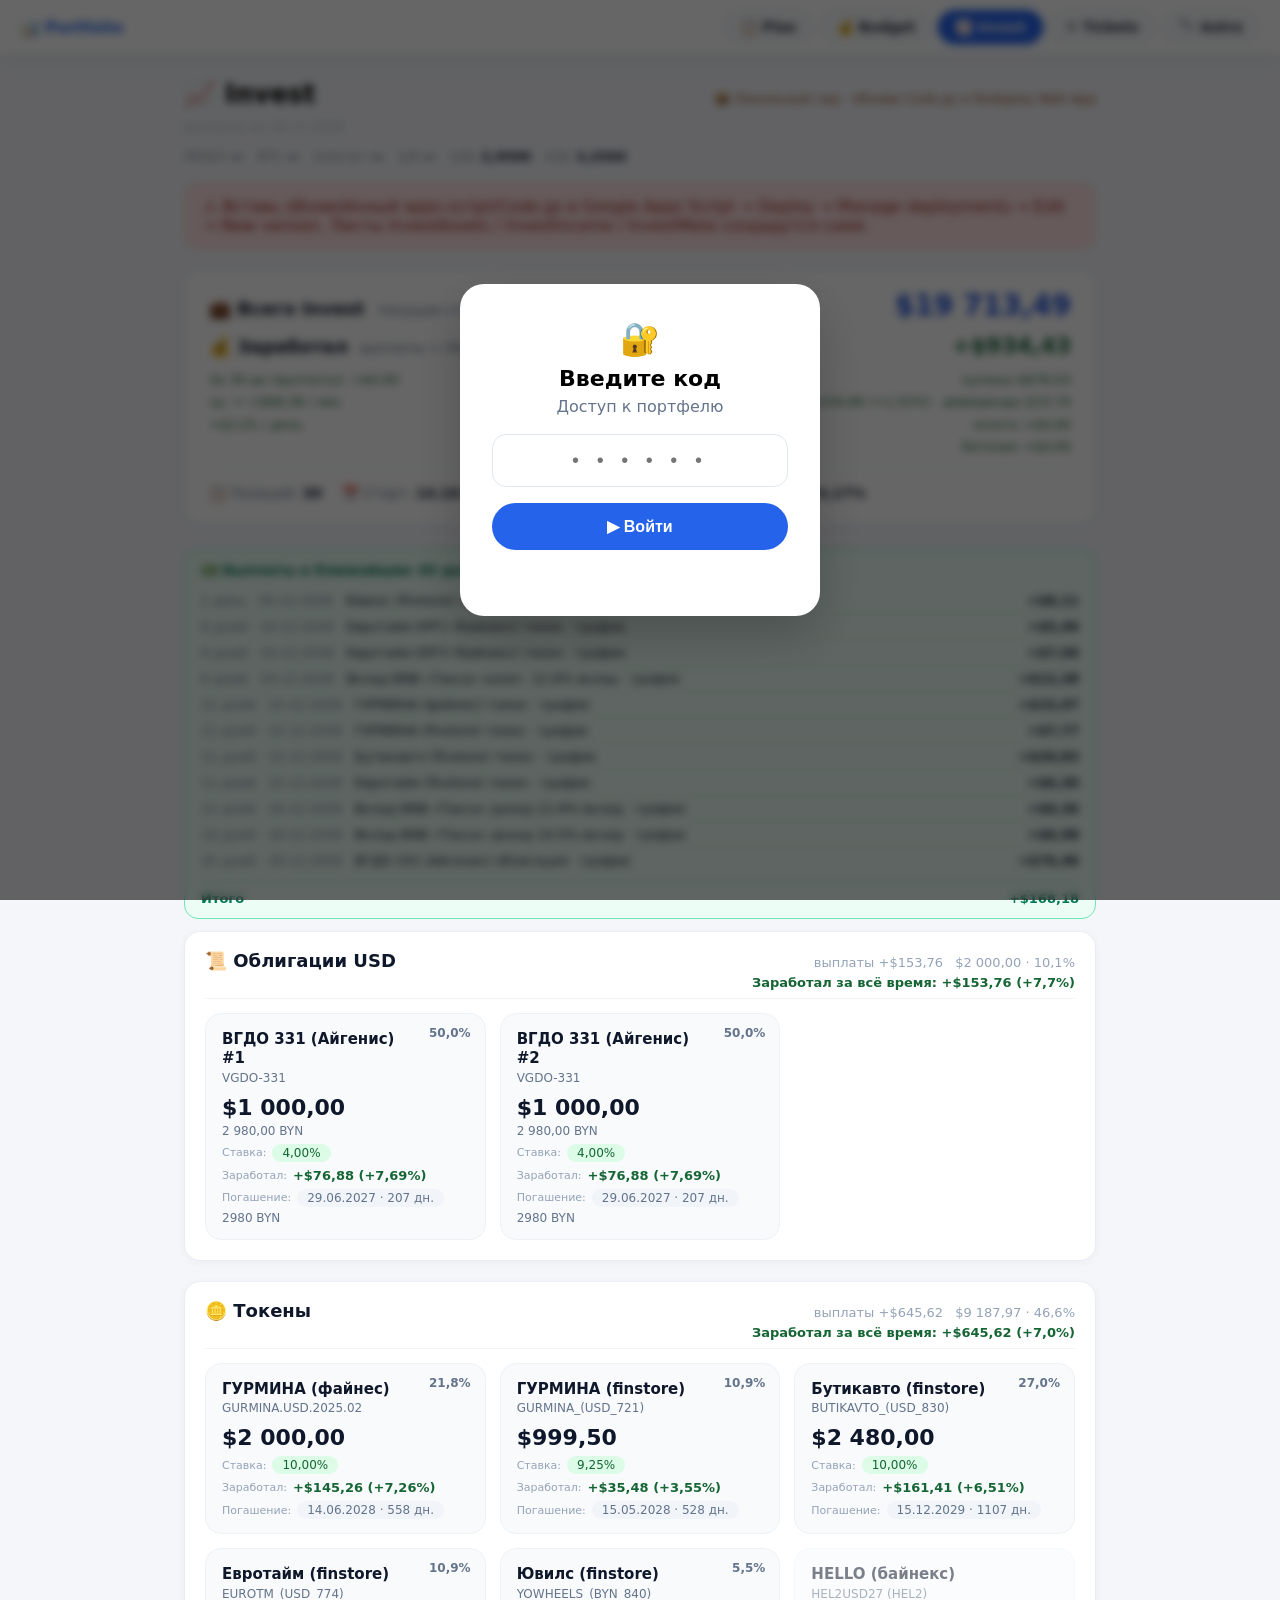
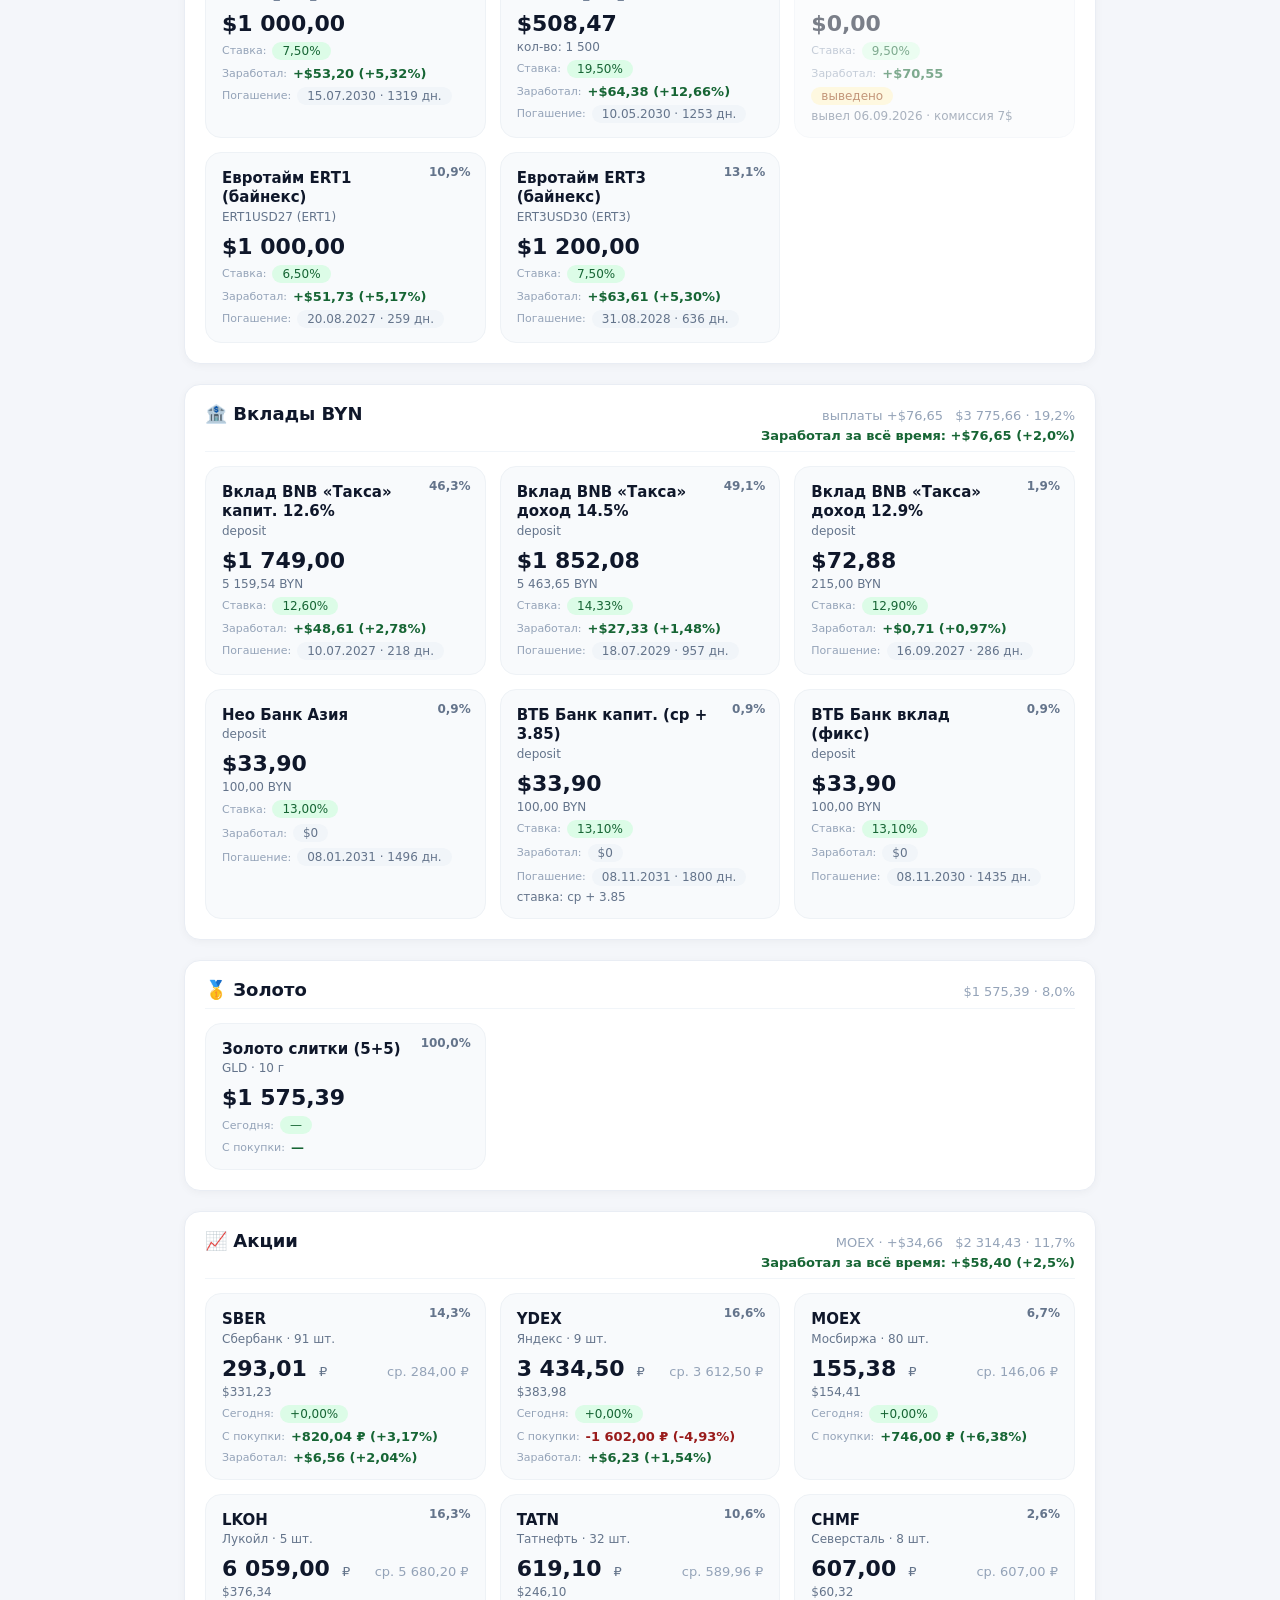
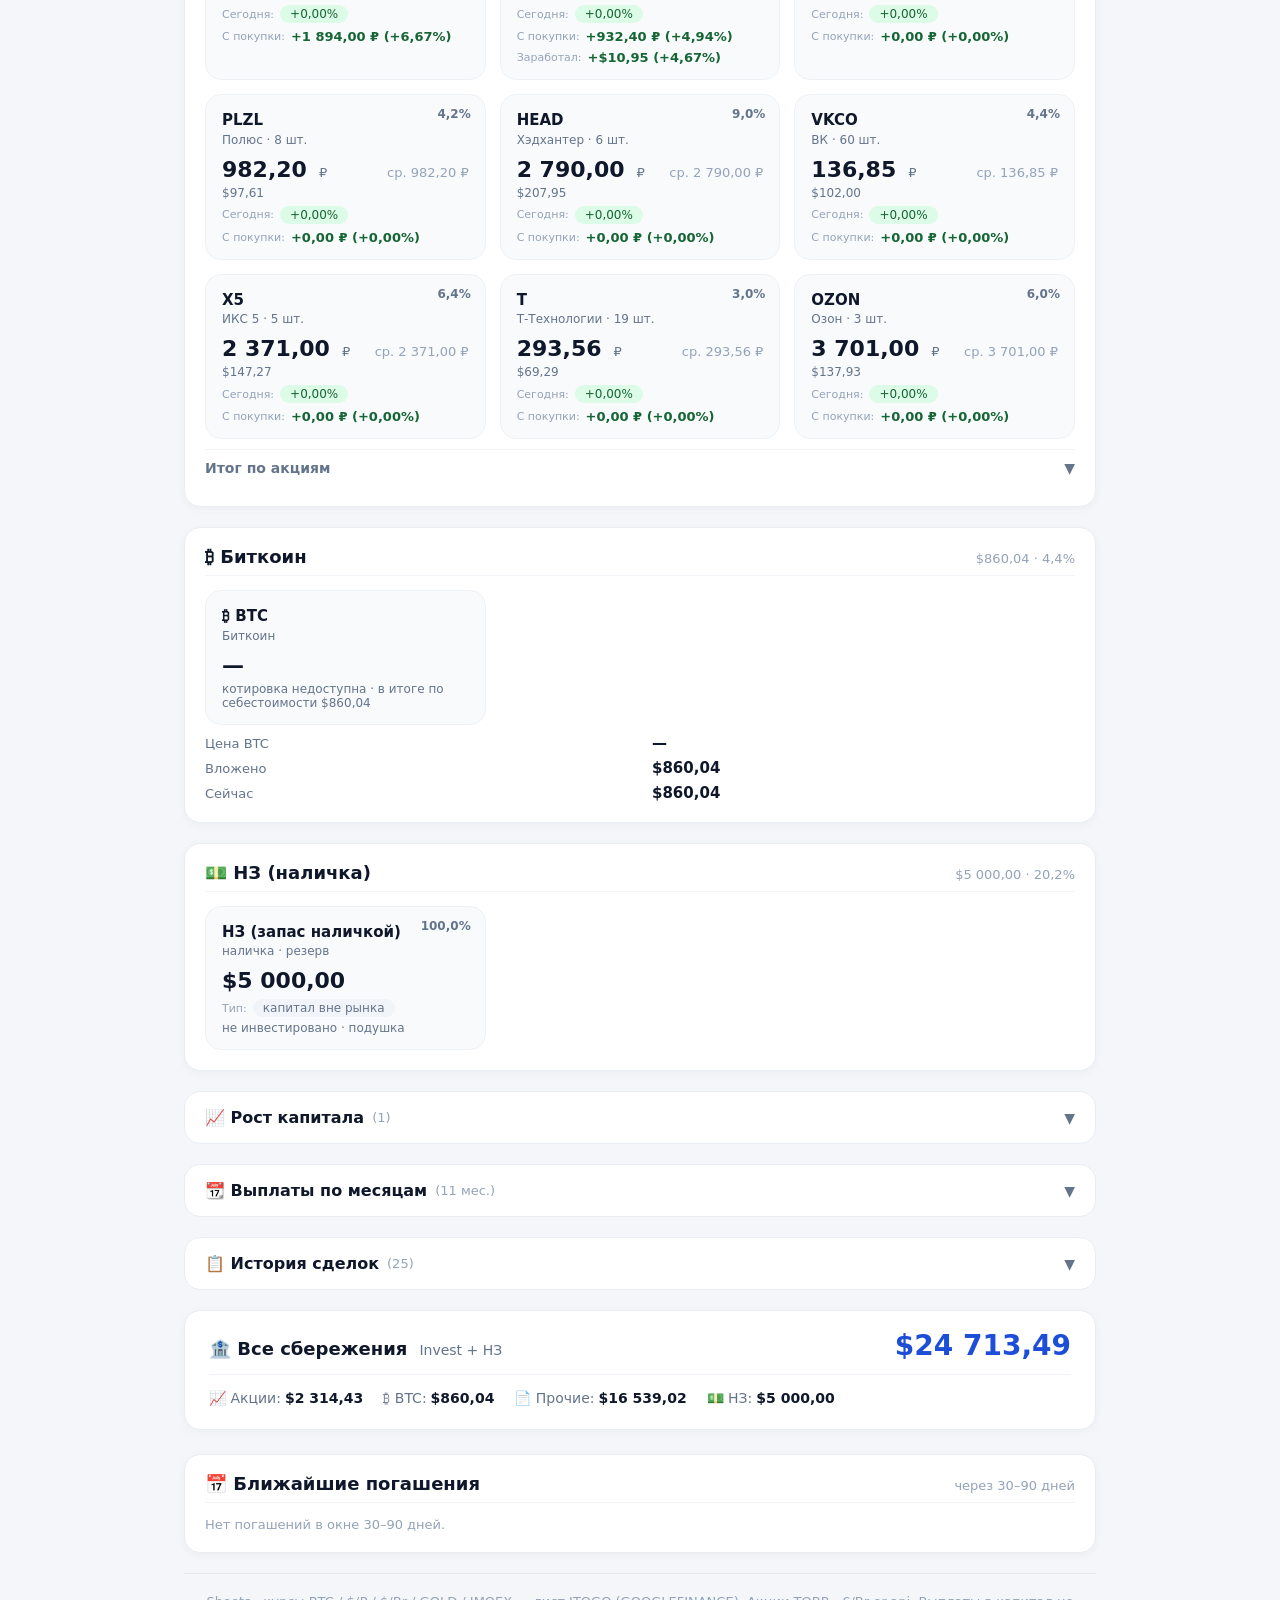
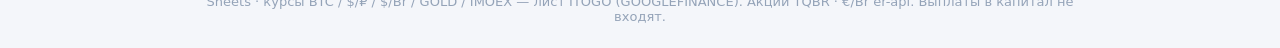
<file: invest.html>
<!DOCTYPE html>
<html lang="ru">
<head>
    <meta charset="UTF-8" />
    <meta name="viewport" content="width=device-width, initial-scale=1.0" />
    <link rel="icon" href="favicon.svg" type="image/svg+xml" />
    <title>Invest — весь портфель</title>
    <link rel="stylesheet" href="invest.css?v=20261120b" />
</head>
<body>
    <div class="auth-overlay" id="authOverlay">
        <div class="auth-card">
            <div style="font-size:32px;margin-bottom:8px;">🔐</div>
            <h2>Введите код</h2>
            <p>Доступ к портфелю</p>
            <input type="password" id="authInput" maxlength="6" placeholder="• • • • • •" />
            <button class="auth-btn" id="authBtn">▶ Войти</button>
            <div class="auth-error" id="authError"></div>
        </div>
    </div>

    <nav class="nav-bar">
        <div class="nav-logo">📊 <span>Portfolio</span></div>
        <div class="nav-links">
            <a href="plan.html" class="nav-btn plan">📋 Plan</a>
            <a href="budget.html" class="nav-btn budget">💰 Budget</a>
            <a href="invest.html" class="nav-btn invest">📈 Invest</a>
            <a href="w-to-t/" class="nav-btn">✈️ Tickets</a>
            <a href="astro/" class="nav-btn">🔭 Astro</a>
        </div>
    </nav>

    <div class="container" id="mainContent">
        <div class="page-title">
            <div class="page-title-row">
                <h1>📈 Invest</h1>
                <div class="sync" id="syncStatus">⏳ Загрузка из Google Sheets…</div>
            </div>
            <div class="asof" id="capitalAsOf"></div>
        </div>
        <div class="tape" id="marketTape">
            <span><span class="k">IMOEX</span><b id="tapeImoex">—</b></span>
            <span><span class="k">BTC</span><b id="tapeBtc">—</b></span>
            <span><span class="k">Gold $/г</span><b id="tapeGold">—</b></span>
            <span><span class="k">$/₽</span><b id="tapeUsdRub">—</b></span>
            <span><span class="k">$/Br</span><b id="tapeUsdByn">—</b></span>
            <span><span class="k">€/Br</span><b id="tapeEurByn">—</b></span>
        </div>
        <div class="alert-banner maturity-alert" id="maturityAlert" aria-live="polite"></div>
        <div id="errorMessage" class="error" style="display:none;"></div>
        <div id="loadingMessage" class="loading"><span class="spinner-circle" aria-hidden="true"></span><span>Загрузка портфеля и котировок…</span></div>

        <div id="content" style="display:none;">
            <div class="total-investments">
                <div class="total-investments-top">
                    <div class="left">
                        <span class="label">💼 Всего Invest</span>
                        <span class="sub">текущая стоимость позиций, без НЗ</span>
                    </div>
                    <span class="value" id="totalValue">—</span>
                </div>
                <div class="total-investments-top">
                    <div class="left">
                        <span class="label">💰 Заработал</span>
                        <span class="sub">выплаты + P&amp;L по всем вложениям</span>
                    </div>
                    <span class="result-value" id="incomeTotal">—</span>
                </div>
                <div class="result-usd" id="incomePerMonth">—</div>
                <div class="total-meta">
                    <span>📋 Позиций: <strong id="posCount">—</strong></span>
                    <span>📅 Старт: <strong id="investStart">—</strong></span>
                    <span>⏱ С начала: <strong id="investDays">—</strong></span>
                    <span>📈 Годовых: <strong id="investApr" class="apr-positive">—</strong></span>
                </div>
            </div>

            <div class="alert-banner payout-alert" id="monthPayouts"></div>
            <div id="sections"></div>

            <div class="history" id="capitalHistory">
                <button type="button" class="history-toggle" id="capitalHistoryToggle" aria-expanded="false">
                    <h3>📈 Рост капитала <span class="count" id="capitalCount"></span></h3>
                    <span class="history-chevron" aria-hidden="true">▼</span>
                </button>
                <div class="history-body">
                    <div class="capital-bar">
                        <div class="capital-ranges" id="capitalRanges">
                            <button type="button" class="range-btn" data-range="7">Неделя</button>
                            <button type="button" class="range-btn on" data-range="30">Месяц</button>
                            <button type="button" class="range-btn" data-range="365">Год</button>
                        </div>
                        <div class="capital-delta" id="capitalDelta">—</div>
                    </div>
                    <div class="capital-chart" id="capitalChart"></div>
                    <div class="capital-note" id="capitalNote"></div>
                </div>
            </div>

            <div class="history" id="monthlyPayouts">
                <button type="button" class="history-toggle" id="monthlyPayoutsToggle" aria-expanded="false">
                    <h3>📆 Выплаты по месяцам <span class="count" id="monthlyPayoutsCount"></span></h3>
                    <span class="history-chevron" aria-hidden="true">▼</span>
                </button>
                <div class="history-body">
                    <div id="monthlyPayoutsList"></div>
                </div>
            </div>

            <div class="history" id="tradeHistory">
                <button type="button" class="history-toggle" id="tradeHistoryToggle" aria-expanded="false">
                    <h3>📋 История сделок <span class="count" id="tradeHistoryCount"></span></h3>
                    <span class="history-chevron" aria-hidden="true">▼</span>
                </button>
                <div class="history-body">
                    <div id="tradeList"></div>
                </div>
            </div>

            <div class="total-investments" id="totalWithCashBlock">
                <div class="total-investments-top">
                    <div class="left">
                        <span class="label">🏦 Все сбережения</span>
                        <span class="sub">Invest + НЗ</span>
                    </div>
                    <span class="value" id="totalWithCash">—</span>
                </div>
                <div class="total-meta">
                    <span>📈 Акции: <strong id="metaStocks">—</strong></span>
                    <span>₿ BTC: <strong id="metaBtc">—</strong></span>
                    <span>📄 Прочие: <strong id="metaOther">—</strong></span>
                    <span>💵 НЗ: <strong id="cashReserve">—</strong></span>
                </div>
            </div>

            <div class="section agenda" id="upcomingMaturities"></div>

            <div class="footer">Sheets · курсы BTC / $/₽ / $/Br / GOLD / IMOEX — лист ITOGO (GOOGLEFINANCE). Акции TQBR · €/Br er-api. Выплаты в капитал не входят.</div>
        </div>
    </div>

    <script src="api.js?v=20261127b"></script>
    <script>
    (function () {
        const PASSWORD = '906090';
        const COOKIE_NAME = 'portfolio_auth';

        function getCookie(name) {
            const match = document.cookie.match(new RegExp('(^| )' + name + '=([^;]+)'));
            return match ? match[2] : null;
        }
        function setCookie(name, value, days) {
            const date = new Date();
            date.setTime(date.getTime() + days * 24 * 60 * 60 * 1000);
            document.cookie = name + '=' + value + ';expires=' + date.toUTCString() + ';path=/';
        }

        (function auth() {
            const overlay = document.getElementById('authOverlay');
            const authInput = document.getElementById('authInput');
            const authBtn = document.getElementById('authBtn');
            const authError = document.getElementById('authError');
            function hide() { overlay.classList.add('hidden'); }
            function tryLogin() {
                if (authInput.value.trim() === PASSWORD) {
                    setCookie(COOKIE_NAME, '1', 30);
                    hide();
                } else {
                    authError.textContent = '❌ Неверный код';
                    authInput.value = '';
                    authInput.focus();
                }
            }
            if (getCookie(COOKIE_NAME) === '1') hide();
            authBtn.addEventListener('click', tryLogin);
            authInput.addEventListener('keydown', function (e) {
                if (e.key === 'Enter') { e.preventDefault(); tryLogin(); }
            });
        })();

        const CAT_ORDER = ['bond', 'token', 'deposit', 'gold', 'cash'];
        const CAT_TITLE = {
            bond: '📜 Облигации USD',
            token: '🪙 Токены',
            deposit: '🏦 Вклады BYN',
            gold: '🥇 Золото',
            cash: '💵 НЗ (наличка)'
        };

        // Seed (если листы пусты / скрипт ещё не обновлён) — без RU акций и BTC
        const SEED_ASSETS = [
            {id:'a0',name:'НЗ (запас наличкой)',category:'cash',ticker:'CASH',amount_usd:5000,amount_local:0,currency:'USD',count:0,rate_pct:0,maturity:'',status:'active',note:'не инвестировано · подушка'},
            {id:'a1',name:'ВГДО 331 (Айгенис) #1',category:'bond',ticker:'VGDO-331',amount_usd:1000,amount_local:2980,currency:'BYN',count:0,rate_pct:4,maturity:'29.06.2027',status:'active',note:'2980 BYN'},
            {id:'a1b',name:'ВГДО 331 (Айгенис) #2',category:'bond',ticker:'VGDO-331',amount_usd:1000,amount_local:2980,currency:'BYN',count:0,rate_pct:4,maturity:'29.06.2027',status:'active',note:'2980 BYN'},
            {id:'a2',name:'ГУРМИНА (файнес)',category:'token',ticker:'GURMINA.USD.2025.02',amount_usd:2000,amount_local:0,currency:'USD',count:0,rate_pct:10,maturity:'14.06.2028',status:'active',note:''},
            {id:'a3',name:'ГУРМИНА (finstore)',category:'token',ticker:'GURMINA_(USD_721)',amount_usd:999.5,amount_local:0,currency:'USD',count:0,rate_pct:9.25,maturity:'15.05.2028',status:'active',note:''},
            {id:'a4',name:'Бутикавто (finstore)',category:'token',ticker:'BUTIKAVTO_(USD_830)',amount_usd:2480,amount_local:0,currency:'USD',count:0,rate_pct:10,maturity:'15.12.2029',status:'active',note:''},
            {id:'a5',name:'Евротайм (finstore)',category:'token',ticker:'EUROTM_(USD_774)',amount_usd:1000,amount_local:0,currency:'USD',count:0,rate_pct:7.5,maturity:'15.07.2030',status:'active',note:''},
            {id:'a6',name:'Ювилс (finstore)',category:'token',ticker:'YOWHEELS_(BYN_840)',amount_usd:508,amount_local:0,currency:'BYN',count:1500,rate_pct:19.5,maturity:'10.05.2030',status:'active',note:''},
            {id:'a7',name:'HELLO (байнекс)',category:'token',ticker:'HEL2USD27 (HEL2)',amount_usd:0,amount_local:0,currency:'USD',count:0,rate_pct:9.5,maturity:'',status:'withdrawn',note:'вывел 06.09.2026 · комиссия 7$'},
            {id:'a8',name:'Евротайм ERT1 (байнекс)',category:'token',ticker:'ERT1USD27 (ERT1)',amount_usd:1000,amount_local:0,currency:'USD',count:0,rate_pct:6.5,maturity:'20.08.2027',status:'active',note:''},
            {id:'a9',name:'Евротайм ERT3 (байнекс)',category:'token',ticker:'ERT3USD30 (ERT3)',amount_usd:1200,amount_local:0,currency:'USD',count:0,rate_pct:7.5,maturity:'31.08.2028',status:'active',note:''},
            {id:'a10',name:'Вклад BNB «Такса» капит. 12.6%',category:'deposit',ticker:'',amount_usd:1726,amount_local:5159.54,currency:'BYN',count:0,rate_pct:12.6,maturity:'10.07.2027',status:'active',note:''},
            {id:'a11',name:'Вклад BNB «Такса» доход 14.5%',category:'deposit',ticker:'',amount_usd:1821,amount_local:5463.65,currency:'BYN',count:0,rate_pct:14.33,maturity:'18.07.2029',status:'active',note:''},
            {id:'a12',name:'Вклад BNB «Такса» доход 12.9%',category:'deposit',ticker:'',amount_usd:72,amount_local:215,currency:'BYN',count:0,rate_pct:12.9,maturity:'16.09.2027',status:'active',note:''},
            {id:'a14',name:'Нео Банк Азия',category:'deposit',ticker:'',amount_usd:33,amount_local:100,currency:'BYN',count:0,rate_pct:13,maturity:'08.01.2031',status:'active',note:''},
            {id:'a15',name:'ВТБ Банк капит. (ср + 3.85)',category:'deposit',ticker:'',amount_usd:33,amount_local:100,currency:'BYN',count:0,rate_pct:13.1,maturity:'08.11.2031',status:'active',note:'ставка: ср + 3.85'},
            {id:'a16',name:'ВТБ Банк вклад (фикс)',category:'deposit',ticker:'',amount_usd:33,amount_local:100,currency:'BYN',count:0,rate_pct:13.1,maturity:'08.11.2030',status:'active',note:''},
            {id:'a13',name:'Золото слитки (5+5)',category:'gold',ticker:'GLD',amount_usd:1575.39,amount_local:0,currency:'GLD',count:10,rate_pct:0,maturity:'',status:'active',note:'покупка ≈ $4900/унция'}
        ];
        const SEED_META = [{ key: 'start_date', value: '14.10.2025' }];
        const SEED_INCOME = (function () {
            const rows = [];
            function add(asset, date, amount, currency, amount_byn, note) {
                if (!amount && !note) return;
                rows.push({
                    asset: asset, date: date, amount: amount || 0,
                    currency: currency || 'USD', amount_byn: amount_byn || '', note: note || ''
                });
            }
            // две облигации ВГДО — по 2 выплаты на каждую
            add('ВГДО 331 (Айгенис) #1','29.12.2025',38.44);
            add('ВГДО 331 (Айгенис) #1','29.06.2026',38.44,'USD',107.08);
            add('ВГДО 331 (Айгенис) #2','29.12.2025',38.44);
            add('ВГДО 331 (Айгенис) #2','29.06.2026',38.44,'USD',107.08);
            [['15.01.2026',3.12],['15.02.2026',16.14],['15.03.2026',14.58],['15.04.2026',16.14],['15.05.2026',15.62],['15.06.2026',16.14],['15.07.2026',15.62],['15.08.2026',16.14],['15.09.2026',16.14],['15.10.2026',15.62]]
                .forEach(function (x) { add('ГУРМИНА (файнес)', x[0], x[1]); });
            [['10.12.2025',0.53],['10.01.2026',5.08],['10.02.2026',8.15],['10.03.2026',7.36],['10.04.2026',8.15],['10.05.2026',7.89],['10.06.2026',8.15],['10.07.2026',7.89],['10.08.2026',8.15],['10.09.2026',8.15],['10.10.2026',1.05]]
                .forEach(function (x) { add('HELLO (байнекс)', x[0], x[1]); });
            add('HELLO (байнекс)','06.09.2026',0,'USD',0,'вывел 993$ · комиссия 7$');
            [['10.01.2026',3.12],['10.02.2026',5.52],['10.03.2026',4.99],['10.04.2026',5.52],['10.05.2026',5.34],['10.06.2026',5.52],['10.07.2026',5.34],['10.08.2026',5.52],['10.09.2026',5.52],['10.10.2026',5.34]]
                .forEach(function (x) { add('Евротайм ERT1 (байнекс)', x[0], x[1]); });
            [['10.02.2026',3.95],['10.03.2026',6.9],['10.04.2026',7.64],['10.05.2026',7.4],['10.06.2026',7.64],['10.07.2026',7.4],['10.08.2026',7.64],['10.09.2026',7.64],['10.10.2026',7.4]]
                .forEach(function (x) { add('Евротайм ERT3 (байнекс)', x[0], x[1]); });
            [['15.02.2026',3.7],['15.03.2026',5.75],['15.04.2026',6.16],['15.05.2026',6.16],['15.06.2026',6.37],['15.07.2026',6.16],['15.08.2026',6.37],['15.09.2026',6.37],['15.10.2026',6.16]]
                .forEach(function (x) { add('Евротайм (finstore)', x[0], x[1]); });
            [['15.02.2026',10.41],['15.03.2026',15.34],['15.04.2026',16.99],['15.05.2026',16.44],['15.06.2026',19.35],['15.07.2026',20.38],['15.08.2026',21.06],['15.09.2026',21.06],['15.10.2026',20.38]]
                .forEach(function (x) { add('Бутикавто (finstore)', x[0], x[1]); });
            [['05.03.2026',5.53,16.03],['05.04.2026',8.57,24.84],['05.05.2026',8.56,24.04],['05.06.2026',8.84,24.84],['05.07.2026',8.56,24.04],['05.08.2026',8.56,24.04],['05.09.2026',7.88,24.04],['05.10.2026',7.88,24.04]]
                .forEach(function (x) { add('Ювилс (finstore)', x[0], x[1], 'USD', x[2]); });
            [['15.06.2026',4.56],['15.07.2026',7.6],['15.08.2026',7.86],['15.09.2026',7.86],['15.10.2026',7.6]]
                .forEach(function (x) { add('ГУРМИНА (finstore)', x[0], x[1]); });
            [['18.07.2026',6.4,18.31],['18.08.2026',6.24,18.73],['18.09.2026',6.18,18.54],['18.10.2026',8.51,25.52]]
                .forEach(function (x) { add('Вклад BNB «Такса» доход 14.5%', x[0], x[1], 'USD', x[2]); });
            [['10.07.2026',11.46,32.77],['10.08.2026',13.12,37.53],['10.09.2026',12.3,37.53],['10.10.2026',11.73,35.79]]
                .forEach(function (x) { add('Вклад BNB «Такса» капит. 12.6%', x[0], x[1], 'USD', x[2]); });
            [['16.09.2026',0.36,1.1],['16.10.2026',0.35,1.06]]
                .forEach(function (x) { add('Вклад BNB «Такса» доход 12.9%', x[0], x[1], 'USD', x[2]); });
            return rows;
        })();

        function parseRuDate(str) {
            if (!str) return null;
            const [d, m, y] = String(str).split(/[.\s]/).map(Number);
            if (!y || !m || !d) return null;
            return new Date(y, m - 1, d);
        }
        function daysWord(n) {
            const abs = Math.abs(n) % 100;
            const n1 = abs % 10;
            if (abs > 10 && abs < 20) return 'дней';
            if (n1 === 1) return 'день';
            if (n1 >= 2 && n1 <= 4) return 'дня';
            return 'дней';
        }
        function fmt(n, digits) {
            const d = digits == null ? 2 : digits;
            return (Math.round((Number(n) || 0) * Math.pow(10, d)) / Math.pow(10, d))
                .toLocaleString('ru-RU', { minimumFractionDigits: d, maximumFractionDigits: d });
        }
        function escapeHtml(s) {
            return String(s)
                .replace(/&/g, '&amp;').replace(/</g, '&lt;')
                .replace(/>/g, '&gt;').replace(/"/g, '&quot;');
        }
        function daysLeft(maturity) {
            const dt = parseRuDate(maturity);
            if (!dt) return null;
            return Math.ceil((dt.getTime() - Date.now()) / 86400000);
        }

        // Тестовые данные погашения выключены: плашка только при реальном maturity < 30 дн.
        const MATURITY_ALERT_DEMO = false;
        const MATURITY_CATS = { bond: 1, token: 1, deposit: 1 };
        const KIND_LABEL = {
            bond: 'облигация',
            token: 'токен',
            deposit: 'вклад',
            gold: 'золото',
            cash: 'НЗ',
            div: 'дивиденд',
            pay: 'выплата'
        };

        function monthTitleRu(dt) {
            const names = [
                'январе', 'феврале', 'марте', 'апреле', 'мае', 'июне',
                'июле', 'августе', 'сентябре', 'октябре', 'ноябре', 'декабре'
            ];
            return names[dt.getMonth()] || '';
        }

        function alertRowsHtml(rows, amountPrefix) {
            const prefix = amountPrefix || '';
            return rows
                .map(function (m) {
                    return (
                        '<div class="alert-row">' +
                        '<span class="when">' +
                        m.left +
                        ' ' +
                        daysWord(m.left) +
                        ' · ' +
                        escapeHtml(m.date) +
                        '</span>' +
                        '<span class="what">' +
                        escapeHtml(m.name) +
                        ' <span class="kind">' +
                        escapeHtml(KIND_LABEL[m.category] || m.category || KIND_LABEL.pay) +
                        '</span></span>' +
                        '<span class="amt">' +
                        prefix +
                        '$' +
                        fmt(m.amount) +
                        '</span></div>'
                    );
                })
                .join('');
        }

        function collectMaturities(assets) {
            const list = [];
            (assets || []).forEach(function (a) {
                if (String(a.status) === 'withdrawn') return;
                const cat = String(a.category || '');
                if (!MATURITY_CATS[cat]) return;
                const left = daysLeft(a.maturity);
                if (left == null || left < 0) return;
                list.push({
                    name: a.name || a.ticker || cat,
                    category: cat,
                    date: a.maturity,
                    left: left,
                    amount: Number(a.amount_usd) || 0
                });
            });
            list.sort(function (a, b) { return a.left - b.left; });
            return list;
        }

        function renderMaturityAlert(assets) {
            const el = document.getElementById('maturityAlert');
            if (!el) return;
            // Только погашение тела (maturity), без купонов и дивидендов.
            const urgent = collectMaturities(assets).filter(function (m) { return m.left < 30; });
            const rows = urgent.length
                ? urgent
                : MATURITY_ALERT_DEMO
                  ? [
                        {
                            name: 'ВГДО 331 (Айгенис) #1',
                            category: 'bond',
                            date: '12.11.2026',
                            left: 13,
                            amount: 1000
                        },
                        {
                            name: 'Вклад BNB «Такса» доход 12.9%',
                            category: 'deposit',
                            date: '18.11.2026',
                            left: 19,
                            amount: 73
                        }
                    ]
                  : [];
            if (!rows.length) {
                el.className = 'alert-banner maturity-alert';
                el.innerHTML = '';
                return;
            }
            const demo = !urgent.length && MATURITY_ALERT_DEMO;
            el.className = 'alert-banner maturity-alert on';
            el.innerHTML =
                '<div class="alert-title">⚠ Скоро погашение' +
                (demo ? '<span class="demo">тест UI</span>' : '') +
                '</div>' +
                alertRowsHtml(rows, '');
        }

        function findAssetKind(assetName, assets) {
            const key = normName(assetName);
            let found = null;
            (assets || []).forEach(function (a) {
                if (found) return;
                const n = normName(a.name);
                const t = normName(a.ticker);
                if (n && (n === key || key.indexOf(n) !== -1 || n.indexOf(key) !== -1)) found = a;
                else if (t && t.length > 3 && key.indexOf(t) !== -1) found = a;
            });
            return found;
        }

        function fmtRuDate(dt) {
            const d = String(dt.getDate()).padStart(2, '0');
            const m = String(dt.getMonth() + 1).padStart(2, '0');
            return d + '.' + m + '.' + dt.getFullYear();
        }

        function startOfDay(dt) {
            return new Date(dt.getFullYear(), dt.getMonth(), dt.getDate());
        }

        /**
         * Календарь выплат (подтверждённый):
         * - токены/вклады: каждый месяц в фиксированный день, сумма = ср. последних 3
         * - ВГДО 331: 29.06 / 29.12, ~$38.23 за бумагу × кол-во активных позиций
         * - HELLO / дивиденды акций: не прогнозируем
         */
        const PAYOUT_SCHEDULE = [
            { match: /вгдо\s*331/, freq: 'semiannual', months: [5, 11], day: 29, fixedPerUnit: 38.23 },
            { match: /ювилс/, freq: 'monthly', day: 5 },
            { match: /евротайм\s*ert1|ert1usd27/, freq: 'monthly', day: 10 },
            { match: /евротайм\s*ert3|ert3usd30/, freq: 'monthly', day: 10 },
            { match: /hello/, freq: 'skip' },
            { match: /гурмина/, freq: 'monthly', day: 15 },
            { match: /бутикавто/, freq: 'monthly', day: 15 },
            { match: /евротайм\s*\(finstore\)|eurotm/, freq: 'monthly', day: 15 },
            { match: /такса.*12\.6|капит\.?\s*12\.6/, freq: 'monthly', day: 10 },
            { match: /такса.*12\.9/, freq: 'monthly', day: 16 },
            { match: /такса.*14\.5/, freq: 'monthly', day: 18 }
        ];

        function findSchedule(assetName) {
            const key = normName(assetName);
            for (let i = 0; i < PAYOUT_SCHEDULE.length; i++) {
                if (PAYOUT_SCHEDULE[i].match.test(key)) return PAYOUT_SCHEDULE[i];
            }
            return null;
        }

        function makePayDate(y, m, dom) {
            const lastDom = new Date(y, m + 1, 0).getDate();
            return new Date(y, m, Math.min(dom, lastDom));
        }

        function avgRecentIncome(assetName, income, usdByn, n) {
            const key = normName(assetName);
            const amts = [];
            (income || []).forEach(function (row) {
                if (normName(row.asset) !== key) return;
                const usd = rowIncomeUsd(row, usdByn);
                if (usd) amts.push(usd);
            });
            if (!amts.length) return 0;
            const slice = amts.slice(-(n || 3));
            return slice.reduce(function (s, x) { return s + x; }, 0) / slice.length;
        }

        function projectUpcomingPayouts(assets, income, usdByn, fromDate, toDate) {
            const from = startOfDay(fromDate).getTime();
            const to = startOfDay(toDate).getTime();
            const rows = [];
            const active = (assets || []).filter(function (a) {
                return String(a.status || 'active') !== 'withdrawn';
            });

            // Группируем ВГДО в один слот (2 бумаги)
            const vgdoUnits = active.filter(function (a) {
                return /вгдо\s*331/i.test(String(a.name || ''));
            }).length;

            const handled = {};

            active.forEach(function (asset) {
                const name = asset.name || '';
                const sched = findSchedule(name);
                if (!sched || sched.freq === 'skip') return;

                const isVgdo = sched.freq === 'semiannual';
                const groupKey = isVgdo ? 'vgdo331' : normName(name);
                if (handled[groupKey]) return;
                handled[groupKey] = 1;

                const displayName = isVgdo ? 'ВГДО 331 (Айгенис)' : name;
                const category = asset.category || 'pay';
                let amount = 0;
                if (isVgdo) {
                    amount = (sched.fixedPerUnit || 38.23) * Math.max(vgdoUnits, 1);
                } else {
                    amount = avgRecentIncome(name, income, usdByn, 3);
                    if (!amount && Number(asset.amount_usd) > 0 && Number(asset.rate_pct) > 0) {
                        amount = Number(asset.amount_usd) * (Number(asset.rate_pct) / 100) / 12;
                    }
                }
                if (!amount) return;

                if (sched.freq === 'monthly') {
                    let y = fromDate.getFullYear();
                    let m = fromDate.getMonth();
                    let cursor = makePayDate(y, m, sched.day);
                    if (startOfDay(cursor).getTime() < from) {
                        m += 1;
                        if (m > 11) { m = 0; y += 1; }
                        cursor = makePayDate(y, m, sched.day);
                    }
                    for (let i = 0; i < 3; i++) {
                        const t = startOfDay(cursor).getTime();
                        if (t >= from && t <= to) {
                            rows.push({
                                name: displayName,
                                category: category,
                                date: fmtRuDate(cursor),
                                amount: amount,
                                note: 'по графику',
                                dt: new Date(cursor.getTime()),
                                projected: true
                            });
                        }
                        m = cursor.getMonth() + 1;
                        y = cursor.getFullYear();
                        if (m > 11) { m = 0; y += 1; }
                        cursor = makePayDate(y, m, sched.day);
                    }
                } else if (sched.freq === 'semiannual') {
                    const months = sched.months || [5, 11];
                    for (let y = fromDate.getFullYear(); y <= toDate.getFullYear() + 1; y++) {
                        months.forEach(function (mo) {
                            const cursor = makePayDate(y, mo, sched.day);
                            const t = startOfDay(cursor).getTime();
                            if (t >= from && t <= to) {
                                rows.push({
                                    name: displayName,
                                    category: category,
                                    date: fmtRuDate(cursor),
                                    amount: amount,
                                    note: 'по графику',
                                    dt: new Date(cursor.getTime()),
                                    projected: true
                                });
                            }
                        });
                    }
                }
            });

            return rows;
        }

        function renderMonthPayouts(assets, income, usdByn) {
            const el = document.getElementById('monthPayouts');
            if (!el) return;
            const now = new Date();
            const from = startOfDay(now);
            const to = new Date(from.getTime() + 30 * 86400000);
            const fromTs = from.getTime();
            const toTs = to.getTime();
            const rows = [];
            const seen = {};

            function addRow(row) {
                const key = normName(row.name) + '|' + row.date;
                if (seen[key]) return;
                seen[key] = 1;
                rows.push(row);
            }

            // 1) Уже записанные выплаты в окне [сегодня … +30 дн]
            (income || []).forEach(function (row) {
                const dt = parseRuDate(row.date);
                if (!dt) return;
                const t = startOfDay(dt).getTime();
                if (t < fromTs || t > toTs) return;
                const usd = rowIncomeUsd(row, usdByn);
                if (!usd && !row.note) return;
                const asset = findAssetKind(row.asset, assets);
                addRow({
                    name: row.asset || 'Выплата',
                    category: asset ? asset.category : 'pay',
                    date: row.date,
                    amount: usd,
                    note: row.note || '',
                    dt: dt,
                    projected: false
                });
            });
            (market.dividends || []).forEach(function (d) {
                const dt = parseRuDate(d.date);
                if (!dt) return;
                const t = startOfDay(dt).getTime();
                if (t < fromTs || t > toTs) return;
                const usd = Number(d.amountUSD) || 0;
                if (!usd) return;
                addRow({
                    name: (d.name || d.ticker || 'Дивиденд') + (d.ticker ? ' (' + d.ticker + ')' : ''),
                    category: 'div',
                    date: d.date,
                    amount: usd,
                    note: '',
                    dt: dt,
                    projected: false
                });
            });

            // 2) Прогноз по графику прошлых купонов (если в Sheets ещё нет будущих дат)
            projectUpcomingPayouts(assets, income, usdByn, from, to).forEach(addRow);

            rows.sort(function (a, b) { return a.dt.getTime() - b.dt.getTime(); });
            if (!rows.length) {
                el.className = 'alert-banner payout-alert';
                el.innerHTML = '';
                return;
            }
            const total = rows.reduce(function (s, r) { return s + (Number(r.amount) || 0); }, 0);
            const hasProjected = rows.some(function (r) { return r.projected; });
            el.className = 'alert-banner payout-alert on';
            el.innerHTML =
                '<div class="alert-title">💵 Выплаты в ближайшие 30 дней' +
                (hasProjected ? '<span class="demo">по графику</span>' : '') +
                '</div>' +
                rows
                    .map(function (r) {
                        const left = Math.max(0, Math.ceil((startOfDay(r.dt).getTime() - fromTs) / 86400000));
                        return (
                            '<div class="alert-row">' +
                            '<span class="when">' +
                            (left === 0 ? 'сегодня' : left + ' ' + daysWord(left)) +
                            ' · ' +
                            escapeHtml(r.date) +
                            '</span>' +
                            '<span class="what">' +
                            escapeHtml(r.name) +
                            ' <span class="kind">' +
                            escapeHtml(KIND_LABEL[r.category] || r.category) +
                            '</span>' +
                            (r.projected ? ' · график' : '') +
                            (r.note && !r.projected ? ' · ' + escapeHtml(r.note) : '') +
                            '</span>' +
                            '<span class="amt">+$' +
                            fmt(r.amount) +
                            '</span></div>'
                        );
                    })
                    .join('') +
                '<div class="alert-total"><span>Итого</span><span>+$' +
                fmt(total) +
                '</span></div>';
        }

        function renderUpcomingMaturities(assets) {
            const el = document.getElementById('upcomingMaturities');
            if (!el) return;
            const mid = collectMaturities(assets).filter(function (m) {
                return m.left >= 30 && m.left <= 90;
            });
            el.innerHTML =
                '<div class="section-header">' +
                '<span class="title">📅 Ближайшие погашения</span>' +
                '<span class="head-meta"><span class="sub">через 30–90 дней</span></span></div>' +
                (mid.length
                    ? mid
                          .map(function (m) {
                              return (
                                  '<div class="agenda-row">' +
                                  '<span class="when">' +
                                  m.left +
                                  ' ' +
                                  daysWord(m.left) +
                                  ' · ' +
                                  escapeHtml(m.maturity) +
                                  '</span>' +
                                  '<span class="what">' +
                                  escapeHtml(m.name) +
                                  ' <span class="kind">' +
                                  escapeHtml(KIND_LABEL[m.category] || m.category) +
                                  '</span></span>' +
                                  '<span class="amt">$' +
                                  fmt(m.amount) +
                                  '</span></div>'
                              );
                          })
                          .join('')
                    : '<div class="agenda-empty">Нет погашений в окне 30–90 дней.</div>');
        }

        /** Курсы: приоритет лист ITOGO (GOOGLEFINANCE), иначе er-api. */
        async function ensureMarketFx() {
            const fx = await HelpersAPI.fetchAllFx({ usdByn: 2.95, eurByn: 3.25, usdRub: 80.5 });
            window.__fxSource = fx.source;
            window.__usdRubSource = fx.source;
            market.usdByn = fx.usdByn;
            market.eurByn = fx.eurByn;
            market.usdRub = fx.usdRub;
            market.usdRubLive = !!fx.live;
            market.usdRubSource = fx.source;
            if (fx.btc > 0) {
                market.btcPrice = fx.btc;
                market.btcDayPct = 0;
                market.btcOk = true;
            }
            if (fx.imoex > 0) market.imoex = fx.imoex;
            if (fx.goldPerGram > 0) {
                market.itogoGold = { perGram: fx.goldPerGram, dayPct: 0 };
            }
            console.log('[FX] invest ensureMarketFx', fx);
            return fx;
        }

        async function fetchUsdByn() {
            const fx = await ensureMarketFx();
            return fx.usdByn;
        }

        // 1 г золота ≈ PAXG / 31.1034768 (тройская унция). Покупка — около $4900 за унцию.
        const TROY_OZ_G = 31.1034768;
        const GOLD_BUY_USD_OZ = 4900;
        async function fetchGoldQuote() {
            await ensureMarketFx();
            if (market.itogoGold && market.itogoGold.perGram > 0) {
                console.log('[FX] gold from ITOGO', market.itogoGold);
                return market.itogoGold;
            }
            const url = 'https://api.binance.com/api/v3/ticker/24hr?symbol=PAXGUSDT';
            console.log('[FX] → gold/paxg', url);
            const started = Date.now();
            try {
                const ctrl = new AbortController();
                const t = setTimeout(function () { ctrl.abort(); }, 6000);
                const resp = await fetch(url, { signal: ctrl.signal });
                clearTimeout(t);
                if (!resp.ok) throw new Error('paxg_http_' + resp.status);
                const data = await resp.json();
                const oz = parseFloat(data.lastPrice);
                const dayPct = parseFloat(data.priceChangePercent);
                if (!Number.isFinite(oz) || oz <= 0) throw new Error('paxg_bad');
                const quote = {
                    perGram: oz / TROY_OZ_G,
                    dayPct: Number.isFinite(dayPct) ? dayPct : 0
                };
                console.log('[FX] ← gold OK', Date.now() - started + 'ms', quote);
                return quote;
            } catch (e) {
                console.warn('[FX] ← gold FAIL', Date.now() - started + 'ms', e);
                return null;
            }
        }

        /** Вклады и Ювилс номинированы в BYN: USD = BYN / текущий $/Br (только отображение, в Sheets не пишем). */
        function revalueBynAssets(assets, usdByn) {
            if (!(usdByn > 0)) return assets;
            (assets || []).forEach(function (a) {
                if (String(a.status || 'active') === 'withdrawn') return;
                const isDeposit = String(a.category) === 'deposit';
                const isYowheels = String(a.ticker || '').indexOf('YOWHEELS') === 0;
                if (!isDeposit && !isYowheels) return;
                const byn = Number(a.amount_local) > 0 ? Number(a.amount_local) : (isYowheels ? Number(a.count) : 0);
                if (byn > 0) a.amount_usd = Math.round(byn / usdByn * 100) / 100;
            });
            return assets;
        }

        function assetMarkUsd(a, goldQuote) {
            if (String(a.category) === 'gold' && goldQuote && Number(a.count) > 0) {
                return goldQuote.perGram * Number(a.count);
            }
            return Number(a.amount_usd) || 0;
        }

        function normName(s) {
            return String(s || '')
                .toLowerCase()
                .replace(/[«»"']/g, '')
                .replace(/\s+/g, ' ')
                .trim();
        }

        function rowIncomeUsd(row, usdByn) {
            const cur = String(row.currency || 'USD').toUpperCase();
            const amt = Number(row.amount) || 0;
            if (cur === 'BYN') return usdByn > 0 ? amt / usdByn : 0;
            return amt;
        }

        function buildIncomeByAsset(income, usdByn) {
            const map = {};
            (income || []).forEach(function (row) {
                const key = normName(row.asset);
                if (!key) return;
                map[key] = (map[key] || 0) + rowIncomeUsd(row, usdByn);
            });
            return map;
        }

        function earnedForAsset(a, incomeMap) {
            const name = normName(a.name);
            if (name && incomeMap[name] != null) return incomeMap[name];
            const ticker = normName(a.ticker);
            let best = null;
            Object.keys(incomeMap).forEach(function (k) {
                const hit =
                    (name && (k.indexOf(name) !== -1 || name.indexOf(k) !== -1)) ||
                    (ticker && ticker.length > 3 && k.indexOf(ticker) !== -1);
                if (!hit) return;
                if (best == null) best = 0;
                best += incomeMap[k];
            });
            return best == null ? 0 : best;
        }

        /** Две облигации ВГДО + 4 выплаты (раньше учли как одну). */
        function ensureVgdoPair(assets, income) {
            let list = (assets || []).map(function (a) { return Object.assign({}, a); });
            let pays = (income || []).map(function (r) { return Object.assign({}, r); });
            let changed = false;

            const vgdoAssets = list.filter(function (a) {
                return /вгдо/i.test(String(a.name || ''));
            });
            if (vgdoAssets.length === 1) {
                const one = vgdoAssets[0];
                const half = (Number(one.amount_usd) || 2000) / 2;
                one.name = 'ВГДО 331 (Айгенис) #1';
                one.ticker = one.ticker || 'VGDO-331';
                one.amount_usd = half;
                if (!Number(one.amount_local)) one.amount_local = 2980;
                if (!one.currency || String(one.currency).toUpperCase() === 'USD') one.currency = 'BYN';
                one.note = one.note || '2980 BYN';
                list.push({
                    id: 'a1b',
                    name: 'ВГДО 331 (Айгенис) #2',
                    category: 'bond',
                    ticker: 'VGDO-331',
                    amount_usd: half,
                    amount_local: Number(one.amount_local) || 2980,
                    currency: 'BYN',
                    count: 0,
                    rate_pct: Number(one.rate_pct) || 4,
                    maturity: one.maturity || '29.06.2027',
                    status: 'active',
                    note: '2980 BYN'
                });
                changed = true;
            }

            const vgdoPays = pays.filter(function (r) {
                return /вгдо/i.test(String(r.asset || ''));
            });
            if (vgdoPays.length > 0 && vgdoPays.length < 4) {
                // убрать старые строки ВГДО и записать 4 корректные
                pays = pays.filter(function (r) {
                    return !/вгдо/i.test(String(r.asset || ''));
                });
                [
                    { asset: 'ВГДО 331 (Айгенис) #1', date: '29.12.2025', amount: 38.44, currency: 'USD', amount_byn: '', note: '' },
                    { asset: 'ВГДО 331 (Айгенис) #1', date: '29.06.2026', amount: 38.44, currency: 'USD', amount_byn: 107.08, note: '' },
                    { asset: 'ВГДО 331 (Айгенис) #2', date: '29.12.2025', amount: 38.44, currency: 'USD', amount_byn: '', note: '' },
                    { asset: 'ВГДО 331 (Айгенис) #2', date: '29.06.2026', amount: 38.44, currency: 'USD', amount_byn: 107.08, note: '' }
                ].forEach(function (row) { pays.push(row); });
                changed = true;
            } else if (vgdoPays.length === 0) {
                [
                    { asset: 'ВГДО 331 (Айгенис) #1', date: '29.12.2025', amount: 38.44, currency: 'USD', amount_byn: '', note: '' },
                    { asset: 'ВГДО 331 (Айгенис) #1', date: '29.06.2026', amount: 38.44, currency: 'USD', amount_byn: 107.08, note: '' },
                    { asset: 'ВГДО 331 (Айгенис) #2', date: '29.12.2025', amount: 38.44, currency: 'USD', amount_byn: '', note: '' },
                    { asset: 'ВГДО 331 (Айгенис) #2', date: '29.06.2026', amount: 38.44, currency: 'USD', amount_byn: 107.08, note: '' }
                ].forEach(function (row) { pays.push(row); });
                changed = true;
            } else {
                // переименовать старые «ВГДО …» без #1/#2
                let idx = 0;
                pays.forEach(function (r) {
                    if (!/вгдо/i.test(String(r.asset || ''))) return;
                    if (/#\s*[12]/.test(String(r.asset))) return;
                    idx += 1;
                    r.asset = 'ВГДО 331 (Айгенис) #' + (idx <= 2 ? '1' : '2');
                    changed = true;
                });
            }

            return { assets: list, income: pays, changed: changed };
        }

        /** Если в Sheets ещё нет НЗ — вынести из note / добавить $5000. */
        function ensureCashReserve(assets) {
            const list = (assets || []).map(function (a) {
                return Object.assign({}, a);
            });
            let changed = false;
            let nzFromNote = 0;
            list.forEach(function (a) {
                const note = String(a.note || '');
                const m = note.match(/нз\s*[—\-]?\s*([\d\s]+)/i);
                if (!m) return;
                const raw = m[1].replace(/\s/g, '');
                nzFromNote = Number(raw) || 5000;
                a.note = note.replace(/\s*нз\s*[—\-]?\s*[\d\s]+\s*/i, ' ').trim();
                changed = true;
            });
            const hasCash = list.some(function (a) {
                return String(a.category) === 'cash' || /^нз\b/i.test(String(a.name || ''));
            });
            if (!hasCash) {
                list.unshift({
                    id: 'a0',
                    name: 'НЗ (запас наличкой)',
                    category: 'cash',
                    ticker: 'CASH',
                    amount_usd: nzFromNote || 5000,
                    amount_local: 0,
                    currency: 'USD',
                    count: 0,
                    rate_pct: 0,
                    maturity: '',
                    status: 'active',
                    note: 'не инвестировано · подушка'
                });
                changed = true;
            } else {
                list.forEach(function (a) {
                    if (String(a.category) !== 'cash' && !/^нз\b/i.test(String(a.name || ''))) return;
                    if (String(a.category) !== 'cash') {
                        a.category = 'cash';
                        changed = true;
                    }
                });
            }
            return { assets: list, changed: changed };
        }

        /** Себестоимость золота = граммы × $4900 / тройская унция. */
        function ensureGoldCost(assets) {
            const list = (assets || []).map(function (a) {
                return Object.assign({}, a);
            });
            let changed = false;
            list.forEach(function (a) {
                if (String(a.category) !== 'gold') return;
                const grams = Number(a.count) || 0;
                if (grams <= 0) return;
                const cost = Math.round((grams * GOLD_BUY_USD_OZ / TROY_OZ_G) * 100) / 100;
                if (Math.abs((Number(a.amount_usd) || 0) - cost) > 0.009) {
                    a.amount_usd = cost;
                    changed = true;
                }
                if (!String(a.note || '').trim()) {
                    a.note = 'покупка ≈ $4900/унция';
                    changed = true;
                }
            });
            return { assets: list, changed: changed };
        }

        const STOCK_NAMES = {
            SBER: 'Сбербанк',
            YDEX: 'Яндекс',
            MOEX: 'Мосбиржа',
            LKOH: 'Лукойл',
            TATN: 'Татнефть',
            CHMF: 'Северсталь',
            PLZL: 'Полюс',
            HEAD: 'Хэдхантер',
            VKCO: 'ВК',
            X5: 'ИКС 5',
            T: 'Т-Технологии',
            OZON: 'Озон'
        };
        const FALLBACK_PRICES = {
            SBER: 293.01, YDEX: 3434.50, MOEX: 155.38, LKOH: 6059,
            TATN: 619.10, CHMF: 607, PLZL: 982.20, HEAD: 2790, VKCO: 136.85,
            X5: 2371, T: 293.56, OZON: 3701
        };
        const market = {
            trades: [
                { ticker: 'SBER', shares: 5, price: 294.58, date: '14.07.2026 15:30' },
                { ticker: 'SBER', shares: 13, price: 280.00, date: '17.07.2026 11:19' },
                { ticker: 'YDEX', shares: 2, price: 3344.50, date: '17.07.2026 11:20' },
                { ticker: 'MOEX', shares: 40, price: 136.73, date: '17.07.2026 10:21' },
                { ticker: 'LKOH', shares: 1, price: 4165.00, date: '24.08.2026 16:02' },
                { ticker: 'TATN', shares: 9, price: 515.50, date: '21.08.2026 11:19' },
                { ticker: 'CHMF', shares: 8, price: 607.00, date: '21.08.2026 11:03' },
                { ticker: 'SBER', shares: 43, price: 277.69, date: '09.09.2026 18:45' },
                { ticker: 'TATN', shares: 23, price: 619.10, date: '09.09.2026 18:44' },
                { ticker: 'PLZL', shares: 8, price: 982.20, date: '09.09.2026 17:57' },
                { ticker: 'YDEX', shares: 3, price: 3880.00, date: '16.09.2026 03:00' },
                { ticker: 'YDEX', shares: 1, price: 3880.00, date: '16.09.2026 03:00' },
                { ticker: 'HEAD', shares: 1, price: 2790.00, date: '17.09.2026 12:12' },
                { ticker: 'HEAD', shares: 5, price: 2790.00, date: '17.09.2026 12:11' },
                { ticker: 'LKOH', shares: 2, price: 6059.00, date: '19.10.2026 13:17' },
                { ticker: 'LKOH', shares: 2, price: 6059.00, date: '19.10.2026 13:17' },
                { ticker: 'SBER', shares: 1, price: 293.01, date: '21.10.2026 15:16' },
                { ticker: 'SBER', shares: 29, price: 293.01, date: '21.10.2026 15:16' },
                { ticker: 'VKCO', shares: 60, price: 136.85, date: '21.10.2026 15:20' },
                { ticker: 'MOEX', shares: 10, price: 155.38, date: '21.10.2026 15:23' },
                { ticker: 'MOEX', shares: 30, price: 155.38, date: '21.10.2026 15:23' },
                { ticker: 'YDEX', shares: 3, price: 3434.50, date: '21.10.2026 16:57' },
                { ticker: 'X5', shares: 5, price: 2371.00, date: '19.11.2026 03:00' },
                { ticker: 'T', shares: 19, price: 293.56, date: '19.11.2026 03:00' },
                { ticker: 'OZON', shares: 3, price: 3701.00, date: '19.11.2026 03:00' }
            ],
            dividends: [
                { ticker: 'SBER', name: 'Сбербанк', amountUSD: 6.56, date: '06.08.2026' },
                { ticker: 'YDEX', name: 'Яндекс', amountUSD: 6.23, date: '25.09.2026' },
                { ticker: 'TATN', name: 'Татнефть', amountUSD: 10.95, date: '29.10.2026' }
            ],
            btcAmount: 0.01053411,
            btcCost: 860.04,
            usdRub: 80.5,
            usdRubLive: false,
            usdRubSource: '',
            usdByn: 0,
            eurByn: 0,
            imoex: 0,
            btcPrice: 0,
            btcDayPct: 0,
            btcOk: false,
            priceMap: {},
            changeMap: {},
            priceFallback: false,
            quotesReady: false,
            updatedLabel: ''
        };
        let view = null;
        let paintLock = false;
        let quoteLoop = null;
        let timerInterval = null;
        let timerSeconds = 60;
        let stocksSummaryOpen = false;

        function fetchTimed(url, timeoutMs) {
            const ctrl = new AbortController();
            const timer = setTimeout(function () { ctrl.abort(); }, timeoutMs || 8000);
            return fetch(url, { signal: ctrl.signal }).finally(function () { clearTimeout(timer); });
        }

        function positionsFromTrades(trades) {
            const portfolio = {};
            (trades || []).forEach(function (t) {
                const ticker = String(t.ticker || '');
                if (!ticker) return;
                if (!portfolio[ticker]) portfolio[ticker] = { shares: 0, cost: 0 };
                const shares = Number(t.shares) || 0;
                portfolio[ticker].shares += shares;
                portfolio[ticker].cost += shares * (Number(t.price) || 0);
            });
            return portfolio;
        }

        function marketFigures() {
            const portfolio = positionsFromTrades(market.trades);
            const rate = market.usdRub > 0 ? market.usdRub : 80.5;
            let costRub = 0;
            let currentRub = 0;
            Object.keys(portfolio).forEach(function (ticker) {
                const pos = portfolio[ticker];
                const price = Number(market.priceMap[ticker]) || 0;
                costRub += pos.cost;
                currentRub += price > 0 ? price * pos.shares : pos.cost;
            });
            const btcKnown = !!(market.btcOk && market.btcPrice > 0);
            const btcMark = btcKnown ? market.btcPrice * market.btcAmount : market.btcCost;
            const divByTicker = {};
            let divUsd = 0;
            (market.dividends || []).forEach(function (d) {
                const usd = Number(d.amountUSD) || 0;
                divUsd += usd;
                const key = String(d.ticker || '');
                if (key) divByTicker[key] = (divByTicker[key] || 0) + usd;
            });
            return {
                portfolio: portfolio,
                rate: rate,
                costRub: costRub,
                currentRub: currentRub,
                stocksCostUsd: rate > 0 ? costRub / rate : 0,
                stocksCurrentUsd: rate > 0 ? currentRub / rate : 0,
                btcKnown: btcKnown,
                btcCurrent: btcMark,
                btcPnl: btcKnown ? btcMark - market.btcCost : 0,
                divUsd: divUsd,
                divByTicker: divByTicker
            };
        }

        async function fetchUsdRub() {
            const fx = await ensureMarketFx();
            return { usdRub: fx.usdRub, source: fx.source, live: fx.live };
        }

        async function fetchBtcQuote() {
            await ensureMarketFx();
            if (market.btcOk && market.btcPrice > 0 && market.usdRubSource === 'ITOGO') {
                console.log('[FX] btc from ITOGO', market.btcPrice);
                return { price: market.btcPrice, dayPct: market.btcDayPct || 0 };
            }
            const url = 'https://api.binance.com/api/v3/ticker/24hr?symbol=BTCUSDT';
            console.log('[FX] → btc', url);
            const started = Date.now();
            try {
                const resp = await fetchTimed(url, 8000);
                if (!resp.ok) throw new Error('btc_http_' + resp.status);
                const data = await resp.json();
                const price = parseFloat(data.lastPrice);
                const day = parseFloat(data.priceChangePercent);
                if (price > 0) {
                    console.log('[FX] ← btc OK', Date.now() - started + 'ms', price);
                    return { price: price, dayPct: Number.isFinite(day) ? day : 0 };
                }
                throw new Error('btc_bad_price');
            } catch (e) {
                console.warn('[FX] ← btc FAIL', Date.now() - started + 'ms', e);
            }
            return null;
        }

        async function fetchImoex() {
            await ensureMarketFx();
            if (market.imoex > 0 && market.usdRubSource === 'ITOGO') {
                console.log('[FX] imoex from ITOGO', market.imoex);
                return market.imoex;
            }
            if (market.imoexApi > 0) {
                console.log('[FX] imoex from Apps Script', market.imoexApi);
                return market.imoexApi;
            }
            const url =
                'https://iss.moex.com/iss/engines/stock/markets/index/boards/SNDX/securities/IMOEX.json?iss.meta=off&iss.only=marketdata';
            console.log('[FX] → imoex', url);
            const started = Date.now();
            try {
                const resp = await fetchTimed(url, 8000);
                if (!resp.ok) throw new Error('imoex_http_' + resp.status);
                const data = await resp.json();
                const row = data && data.marketdata && data.marketdata.data && data.marketdata.data[0];
                if (!row) throw new Error('imoex_empty');
                const current = Number(row[4]);
                const last = Number(row[2]);
                const value = current > 0 ? current : last;
                if (!(value > 0)) throw new Error('imoex_bad');
                console.log('[FX] ← imoex OK', Date.now() - started + 'ms', value);
                return value;
            } catch (e) {
                console.warn('[FX] ← imoex FAIL', Date.now() - started + 'ms', e);
                return null;
            }
        }

        function renderTape() {
            function put(id, n, digits) {
                const el = document.getElementById(id);
                if (!el) return;
                el.textContent = Number.isFinite(n) && n > 0 ? fmt(n, digits) : '—';
            }
            put('tapeImoex', market.imoex, 2);
            put('tapeBtc', market.btcPrice, 0);
            put('tapeGold', market.goldPerGram, 2);
            put('tapeUsdRub', market.usdRubLive ? market.usdRub : 0, 2);
            put('tapeUsdByn', market.usdByn, 4);
            put('tapeEurByn', market.eurByn, 4);
        }

        async function fetchMoexQuotes(tickers) {
            if (!tickers.length) return { priceMap: {}, changeMap: {} };
            // Сначала через Apps Script (сервер Google): не зависит от сети и сертификата в браузере.
            if (window.HelpersAPI && HelpersAPI.loadMoexQuotes) {
                const viaApi = await HelpersAPI.loadMoexQuotes(tickers);
                if (viaApi && viaApi.prices && Object.keys(viaApi.prices).length) {
                    const priceMap = {};
                    const changeMap = {};
                    Object.keys(viaApi.prices).forEach(function (t) {
                        priceMap[t] = Number(viaApi.prices[t].last);
                        changeMap[t] = Number(viaApi.prices[t].dayPct) || 0;
                    });
                    if (viaApi.imoex > 0) market.imoexApi = viaApi.imoex;
                    return { priceMap: priceMap, changeMap: changeMap };
                }
            }
            // Запасной путь: прямой запрос к ISS из браузера.
            const url = 'https://iss.moex.com/iss/engines/stock/markets/shares/boards/TQBR/securities.json?securities=' +
                encodeURIComponent(tickers.join(','));
            console.log('[FX] → moex', tickers.join(','), url);
            const started = Date.now();
            try {
                const resp = await fetchTimed(url, 8000);
                if (!resp.ok) throw new Error('moex_http_' + resp.status);
                const data = await resp.json();
                const rows = (data.marketdata && data.marketdata.data) || [];
                const priceMap = {};
                const changeMap = {};
                rows.forEach(function (row) {
                    const ticker = row[0];
                    const last = row[12];
                    const change = row[13];
                    if (ticker && last != null) {
                        priceMap[ticker] = Number(last);
                        changeMap[ticker] = change != null ? Number(change) : 0;
                    }
                });
                console.log('[FX] ← moex OK', Date.now() - started + 'ms', 'tickers=' + Object.keys(priceMap).length);
                return { priceMap: priceMap, changeMap: changeMap };
            } catch (e) {
                console.warn('[FX] ← moex FAIL', Date.now() - started + 'ms', e);
                return null;
            }
        }

        async function refreshQuotes() {
            const tickers = Object.keys(positionsFromTrades(market.trades));
            console.log('[FX] refreshQuotes start', { tickers: tickers });
            const loaded = await Promise.all([
                fetchUsdRub(),
                fetchBtcQuote(),
                fetchMoexQuotes(tickers),
                fetchImoex()
            ]);
            const rubRes = loaded[0];
            if (rubRes && rubRes.usdRub > 0) {
                market.usdRub = rubRes.usdRub;
                market.usdRubLive = !!rubRes.live;
                market.usdRubSource = rubRes.source;
            }
            if (loaded[1]) {
                market.btcPrice = loaded[1].price;
                market.btcDayPct = loaded[1].dayPct;
                market.btcOk = true;
            }
            market.priceFallback = !loaded[2];
            if (loaded[2]) {
                market.priceMap = loaded[2].priceMap;
                market.changeMap = loaded[2].changeMap;
            }
            tickers.forEach(function (ticker) {
                if (!(Number(market.priceMap[ticker]) > 0) && FALLBACK_PRICES[ticker]) {
                    market.priceMap[ticker] = FALLBACK_PRICES[ticker];
                    market.changeMap[ticker] = 0;
                    market.priceFallback = true;
                }
            });
            if (loaded[3] > 0) market.imoex = loaded[3];
            else if (market.imoexApi > 0) market.imoex = market.imoexApi;
            market.quotesReady = true;
            const rubNote = market.usdRubSource && market.usdRubSource !== 'cbr'
                ? ' · $/₽ ' + market.usdRubSource
                : '';
            market.updatedLabel = 'Обновлено: ' + new Date().toLocaleTimeString('ru-RU') +
                (market.priceFallback ? ' · часть цен запасная' : '') +
                rubNote;
            console.log('[FX] refreshQuotes done', {
                usdRub: market.usdRub,
                usdRubLive: market.usdRubLive,
                usdRubSource: market.usdRubSource,
                btc: market.btcOk ? market.btcPrice : null,
                imoex: market.imoex || null,
                moexFallback: market.priceFallback
            });
            renderTape();
        }

        async function loadMarketSheets() {
            if (!window.HelpersAPI) return;
            try {
                const loaded = await Promise.all([
                    HelpersAPI.loadSheet('BTC'),
                    HelpersAPI.loadSheet('Dividends'),
                    HelpersAPI.loadSheet('Portfolio')
                ]);
                const btcRows = loaded[0] || [];
                const divRows = loaded[1] || [];
                const tradeRows = loaded[2] || [];
                if (btcRows[0]) {
                    const amt = parseFloat(btcRows[0].amount);
                    const cost = parseFloat(btcRows[0].cost_usd);
                    if (amt > 0) market.btcAmount = amt;
                    if (cost > 0) market.btcCost = cost;
                }
                if (divRows.length) {
                    market.dividends = divRows.map(function (d) {
                        return {
                            ticker: String(d.ticker || ''),
                            name: String(d.name || d.ticker || ''),
                            amountUSD: parseFloat(d.amount_usd) || 0,
                            date: String(d.date || '')
                        };
                    });
                }
                if (tradeRows.length) {
                    market.trades = tradeRows.map(function (t) {
                        return {
                            ticker: String(t.ticker || ''),
                            shares: parseFloat(t.shares) || 0,
                            price: parseFloat(t.price) || 0,
                            date: String(t.date || '')
                        };
                    });
                }
            } catch (e) {
                console.warn('Market sheets', e);
            }
        }

        function updateTimer() {
            const fill = document.getElementById('timerBarFill');
            const label = document.getElementById('timerLabel');
            if (!fill || !label) return;
            timerSeconds = 60;
            fill.style.width = '100%';
            label.textContent = '⏳ Обновление через 60 с';
            if (timerInterval) clearInterval(timerInterval);
            timerInterval = setInterval(function () {
                timerSeconds -= 1;
                const left = Math.max(timerSeconds, 0);
                fill.style.width = (left / 60) * 100 + '%';
                label.textContent = left > 0 ? '⏳ Обновление через ' + left + ' с' : '🔄 Обновление...';
                if (timerSeconds <= 0) {
                    clearInterval(timerInterval);
                    timerInterval = null;
                }
            }, 1000);
        }

        /** Вторая строка шапки актива: заработал/потерял за всё время, $ и % от текущей стоимости. */
        function headResultHtml(amount, base) {
            if (!Number.isFinite(amount) || Math.abs(amount) < 0.005) return '';
            const pos = amount >= 0;
            const sign = pos ? '+' : '−';
            const pct = base > 0 ? ' (' + sign + fmt(Math.abs(amount) / base * 100, 1) + '%)' : '';
            return '<div class="head-result ' + (pos ? 'positive' : 'negative') + '">' +
                (pos ? 'Заработал за всё время: ' : 'Потерял за всё время: ') +
                sign + '$' + fmt(Math.abs(amount)) + pct + '</div>';
        }

        function renderMarketHtml(fig, portfolioUsd) {
            const tickers = Object.keys(fig.portfolio);
            let cards = '';
            tickers.forEach(function (ticker) {
                const pos = fig.portfolio[ticker];
                const price = Number(market.priceMap[ticker]) || 0;
                const known = price > 0;
                const change = Number(market.changeMap[ticker]) || 0;
                const name = STOCK_NAMES[ticker] || ticker;
                const currentRub = known ? price * pos.shares : pos.cost;
                const profit = currentRub - pos.cost;
                const profitPct = pos.cost > 0 ? (profit / pos.cost) * 100 : 0;
                const profitPos = profit >= 0;
                const dayPos = change >= 0;
                const div = fig.divByTicker[ticker] || 0;
                const shareLabel = fmt(pos.shares, pos.shares % 1 ? 2 : 0);
                const avgRub = pos.shares > 0 ? pos.cost / pos.shares : 0;
                cards +=
                    '<div class="card">' +
                    (fig.currentRub > 0 ? '<span class="share" title="Доля в акциях">' + fmt(currentRub / fig.currentRub * 100, 1) + '%</span>' : '') +
                    '<div class="ticker">' + escapeHtml(ticker) + '</div>' +
                    '<div class="name">' + escapeHtml(name) + ' · ' + shareLabel + ' шт.</div>' +
                    '<div class="price">' + (known ? fmt(price) : '—') + ' <small>₽</small>' +
                    (avgRub > 0 ? '<span class="avg">ср. ' + fmt(avgRub) + ' ₽</span>' : '') +
                    '</div>' +
                    '<div class="local">$' + fmt(currentRub / fig.rate) + '</div>' +
                    '<div class="metric"><span class="metric-label">Сегодня:</span>' +
                    '<span class="change ' + (known ? (dayPos ? 'positive' : 'negative') : '') + '">' +
                    (known ? (dayPos ? '+' : '') + fmt(change) + '%' : '—') +
                    '</span></div>' +
                    '<div class="metric"><span class="metric-label">С покупки:</span>' +
                    '<span class="result ' + (profitPos ? 'positive' : 'negative') + '">' +
                    (profitPos ? '+' : '') + fmt(profit) + ' ₽ (' + (profitPos ? '+' : '') + fmt(profitPct) + '%)</span></div>' +
                    (div > 0 ? earnedMetricHtml(div, pos.cost / fig.rate) : '') +
                    '</div>';
            });

            const stocksPnlRub = fig.currentRub - fig.costRub;
            const stocksPnlUsd = fig.stocksCurrentUsd - fig.stocksCostUsd;
            const stocksPct = portfolioUsd > 0 ? (fig.stocksCurrentUsd / portfolioUsd) * 100 : 0;
            const rubPos = stocksPnlRub >= 0;
            const usdPos = stocksPnlUsd >= 0;
            let html = '';
            if (tickers.length) {
                html +=
                    '<div class="section"><div class="section-header">' +
                    '<span class="title">📈 Акции</span>' +
                    '<span class="head-meta"><span class="earned">MOEX · ' +
                    (usdPos ? '+' : '−') + '$' + fmt(Math.abs(stocksPnlUsd)) + '</span>' +
                    '<span class="sub">$' + fmt(fig.stocksCurrentUsd) + ' · ' + fmt(stocksPct, 1) + '%</span></span>' +
                    headResultHtml(stocksPnlUsd + fig.divUsd, fig.stocksCurrentUsd) + '</div>' +
                    '<div class="card-grid">' + cards + '</div>' +
                    '<div class="stocks-summary' + (stocksSummaryOpen ? ' open' : '') + '" id="stocksSummary">' +
                    '<button type="button" class="history-toggle" id="stocksSummaryToggle" aria-expanded="' +
                    (stocksSummaryOpen ? 'true' : 'false') + '">' +
                    '<h3>Итог по акциям</h3>' +
                    '<span class="history-chevron" aria-hidden="true">▼</span></button>' +
                    '<div class="history-body">' +
                    '<div class="mini-summary">' +
                    '<div><span class="label">Вложено (RUB)</span></div><div><span class="value">' + fmt(fig.costRub) + ' ₽</span></div>' +
                    '<div><span class="label">Сейчас (RUB)</span></div><div><span class="value ' + (rubPos ? 'positive' : 'negative') + '">' + fmt(fig.currentRub) + ' ₽</span></div>' +
                    '<div><span class="label">Вложено (USD)</span></div><div><span class="value">$' + fmt(fig.stocksCostUsd) + '</span></div>' +
                    '<div><span class="label">Сейчас (USD)</span></div><div><span class="value ' + (usdPos ? 'positive' : 'negative') + '">$' + fmt(fig.stocksCurrentUsd) + '</span></div>' +
                    '<div><span class="label">Результат</span></div><div><span class="value ' + (rubPos ? 'positive' : 'negative') + '">' +
                    (rubPos ? '+' : '−') + fmt(Math.abs(stocksPnlRub)) + ' ₽ · ' + (usdPos ? '+' : '−') + '$' + fmt(Math.abs(stocksPnlUsd)) + '</span></div>' +
                    '</div>' +
                    '<div class="timer-bar"><div class="timer-bar-fill" id="timerBarFill" style="width:100%;"></div></div>' +
                    '<div class="update-line"><span id="timerLabel">⏳ Обновление через 60 с</span>' +
                    '<span id="updateTime">' + escapeHtml(market.updatedLabel || '') + '</span></div>' +
                    '</div></div></div>';
            }

            const btcPct = portfolioUsd > 0 ? (fig.btcCurrent / portfolioUsd) * 100 : 0;
            const btcPos = fig.btcPnl >= 0;
            const dayPos = market.btcDayPct >= 0;
            const btcPctAbs = market.btcCost > 0 ? Math.abs(fig.btcPnl / market.btcCost) * 100 : 0;
            const btcCard = fig.btcKnown
                ? '<div class="card">' +
                  '<span class="share" title="Доля в категории">100%</span>' +
                  '<div class="ticker">₿ BTC</div>' +
                  '<div class="name">Биткоин · ' + fmt(market.btcAmount, 8) + '</div>' +
                  '<div class="price">$' + fmt(fig.btcCurrent) + '</div>' +
                  '<div class="local">$' + fmt(market.btcPrice) + ' / BTC</div>' +
                  '<div class="metric"><span class="metric-label">Сегодня:</span>' +
                  '<span class="change ' + (dayPos ? 'positive' : 'negative') + '">' +
                  (dayPos ? '+' : '') + fmt(market.btcDayPct) + '%</span></div>' +
                  '<div class="metric"><span class="metric-label">С покупки:</span>' +
                  '<span class="result ' + (btcPos ? 'positive' : 'negative') + '">' +
                  (btcPos ? '+' : '−') + '$' + fmt(Math.abs(fig.btcPnl)) +
                  ' (' + (btcPos ? '+' : '−') + fmt(btcPctAbs) + '%)</span></div></div>'
                : '<div class="card"><div class="ticker">₿ BTC</div><div class="name">Биткоин</div>' +
                  '<div class="price">—</div>' +
                  '<div class="local">котировка недоступна · в итоге по себестоимости $' + fmt(market.btcCost) + '</div></div>';

            html +=
                '<div class="section"><div class="section-header">' +
                '<span class="title">₿ Биткоин</span>' +
                '<span class="head-meta"><span class="sub">$' + fmt(fig.btcCurrent) + ' · ' + fmt(btcPct, 1) + '%</span></span>' +
                (fig.btcKnown ? headResultHtml(fig.btcPnl, fig.btcCurrent) : '') + '</div>' +
                '<div class="card-grid">' + btcCard + '</div>' +
                '<div class="mini-summary">' +
                '<div><span class="label">Цена BTC</span></div><div><span class="value">' +
                (fig.btcKnown ? '$' + fmt(market.btcPrice) : '—') + '</span></div>' +
                '<div><span class="label">Вложено</span></div><div><span class="value">$' + fmt(market.btcCost) + '</span></div>' +
                '<div><span class="label">Сейчас</span></div><div><span class="value ' +
                (fig.btcKnown ? (btcPos ? 'positive' : 'negative') : '') + '">$' + fmt(fig.btcCurrent) + '</span></div>' +
                '</div></div>';
            return html;
        }

        function earnedMetricHtml(earned, cost) {
            const pct = cost > 0 ? (earned / cost) * 100 : 0;
            if (earned > 0) {
                return (
                    '<div class="metric"><span class="metric-label">Заработал:</span>' +
                    '<span class="result positive">+$' + fmt(earned) +
                    (cost > 0 ? ' (+' + fmt(pct) + '%)' : '') +
                    '</span></div>'
                );
            }
            if (earned < 0) {
                return (
                    '<div class="metric"><span class="metric-label">Потерял:</span>' +
                    '<span class="result negative">-$' + fmt(Math.abs(earned)) +
                    (cost > 0 ? ' (' + fmt(pct) + '%)' : '') +
                    '</span></div>'
                );
            }
            return (
                '<div class="metric"><span class="metric-label">Заработал:</span>' +
                '<span class="pill muted">$0</span></div>'
            );
        }

        function latestCapitalStamp(assets, income) {
            let best = null;
            const endToday = new Date();
            endToday.setHours(23, 59, 59, 999);
            function consider(raw) {
                const dt = parseRuDate(raw);
                if (!dt || isNaN(dt.getTime()) || dt > endToday) return;
                if (!best || dt > best) best = dt;
            }
            function considerText(text) {
                const re = /(\d{1,2}\.\d{1,2}\.\d{4})/g;
                const s = String(text || '');
                let m;
                while ((m = re.exec(s))) consider(m[1]);
            }
            (income || []).forEach(function (row) {
                consider(row.date);
                considerText(row.note);
            });
            (market.trades || []).forEach(function (t) { consider(t.date); });
            (market.dividends || []).forEach(function (d) { consider(d.date); });
            (assets || []).forEach(function (a) { considerText(a.note); });
            if (!best) return '';
            const dd = String(best.getDate()).padStart(2, '0');
            const mm = String(best.getMonth() + 1).padStart(2, '0');
            return dd + '.' + mm + '.' + best.getFullYear();
        }

        function assetById(assets, id) {
            for (let i = 0; i < (assets || []).length; i++) {
                if (String(assets[i].id) === String(id)) return assets[i];
            }
            return null;
        }

        function render(assets, income, meta, usdByn, goldQuote) {
            market.goldPerGram = goldQuote && goldQuote.perGram > 0 ? goldQuote.perGram : 0;
            renderTape();
            const asOfEl = document.getElementById('capitalAsOf');
            if (asOfEl) {
                const stamp = latestCapitalStamp(assets, income);
                asOfEl.textContent = stamp ? 'выплаты на ' + stamp : '';
            }
            const startStr = (meta.find(function (m) { return m.key === 'start_date'; }) || {}).value || '14.10.2025';
            const start = parseRuDate(startStr) || new Date(2025, 9, 14);
            const daysPassed = Math.max(1, Math.floor((Date.now() - start.getTime()) / 86400000));

            const active = assets.filter(function (a) { return String(a.status || 'active') !== 'withdrawn'; });
            const totalUsd = active.reduce(function (s, a) { return s + assetMarkUsd(a, goldQuote); }, 0);
            const cashUsd = active
                .filter(function (a) { return String(a.category) === 'cash'; })
                .reduce(function (s, a) { return s + (Number(a.amount_usd) || 0); }, 0);
            const investedUsd = totalUsd - cashUsd;

            const now = Date.now();
            const last30Start = now - 30 * 86400000;
            let incomeUsd = 0;
            let incomeLast30 = 0;
            income.forEach(function (row) {
                const cur = String(row.currency || 'USD').toUpperCase();
                const amt = Number(row.amount) || 0;
                let usd = amt;
                if (cur === 'BYN') usd = usdByn > 0 ? amt / usdByn : 0;
                incomeUsd += usd;
                const dt = parseRuDate(row.date);
                if (dt && dt.getTime() >= last30Start && dt.getTime() <= now + 86400000) {
                    incomeLast30 += usd;
                }
            });
            // Капитал = текущая оценка позиций. Купоны и дивиденды в него не входят.
            const fig = marketFigures();
            (market.dividends || []).forEach(function (d) {
                const dt = parseRuDate(d.date);
                const usd = Number(d.amountUSD) || 0;
                if (dt && dt.getTime() >= last30Start && dt.getTime() <= now + 86400000) {
                    incomeLast30 += usd;
                }
            });
            let goldCost = 0;
            let goldCurrent = 0;
            active.forEach(function (a) {
                if (String(a.category) !== 'gold') return;
                goldCost += Number(a.amount_usd) || 0;
                goldCurrent += assetMarkUsd(a, goldQuote);
            });
            const goldPnl = goldCurrent - goldCost;
            const goldPnlPct = goldCost > 0 ? (goldPnl / goldCost) * 100 : 0;
            const stocksPnl = fig.stocksCurrentUsd - fig.stocksCostUsd;
            const stocksPnlPct = fig.stocksCostUsd > 0 ? (stocksPnl / fig.stocksCostUsd) * 100 : 0;
            const btcPnlPct = market.btcCost > 0 ? (fig.btcPnl / market.btcCost) * 100 : 0;
            const payoutsAll = incomeUsd + fig.divUsd;
            // Итог: выплаты реинвестированы, плюс рост и падение акций, золота и BTC.
            const earnedAll = payoutsAll + stocksPnl + goldPnl + fig.btcPnl;
            const incomeMonth = earnedAll / daysPassed * 30.44;
            const investCost = active
                .filter(function (a) { return String(a.category) !== 'cash'; })
                .reduce(function (s, a) { return s + (Number(a.amount_usd) || 0); }, 0);
            const totalCost = investCost + fig.stocksCostUsd + market.btcCost;
            const apr = totalCost > 0 ? (earnedAll / totalCost) * (365 / daysPassed) * 100 : 0;
            const portfolioUsd = investedUsd + fig.stocksCurrentUsd + fig.btcCurrent;
            lastPortfolioUsd = portfolioUsd;
            const savingsUsd = portfolioUsd + cashUsd;

            const incomeTotalEl = document.getElementById('incomeTotal');
            const earnSign = earnedAll >= 0 ? '+' : '−';
            incomeTotalEl.textContent = earnSign + '$' + fmt(Math.abs(earnedAll));
            incomeTotalEl.className = 'result-value' + (earnedAll >= 0 ? '' : ' neg');
            function signedMoney(n, withPct) {
                const sign = n >= 0 ? '+' : '−';
                const cls = n >= 0 ? '' : ' class="neg"';
                let text = sign + '$' + fmt(Math.abs(n));
                if (withPct != null && Number.isFinite(withPct)) {
                    text += ' (' + sign + fmt(Math.abs(withPct)) + '%)';
                }
                return '<span' + cls + '>' + text + '</span>';
            }
            const dayUsd = earnedAll / daysPassed;
            document.getElementById('incomePerMonth').innerHTML =
                '<div class="col left">' +
                '<span class="line">За 30 дн (выплаты): +$' + fmt(incomeLast30) + '</span>' +
                '<span class="line">ср. ≈ ' + signedMoney(incomeMonth) + ' / мес</span>' +
                '<span class="line">' + signedMoney(dayUsd) + ' / день</span>' +
                '</div>' +
                '<div class="col right">' +
                '<span class="line">купоны $' + fmt(incomeUsd) + '</span>' +
                '<span class="line">акции ' + signedMoney(stocksPnl, stocksPnlPct) +
                ' · дивиденды $' + fmt(fig.divUsd) + '</span>' +
                '<span class="line">золото ' + signedMoney(goldPnl, goldQuote && goldCost > 0 ? goldPnlPct : null) + '</span>' +
                '<span class="line">биткоин ' + signedMoney(fig.btcPnl, fig.btcKnown ? btcPnlPct : null) + '</span>' +
                '</div>';
            document.getElementById('totalValue').textContent = '$' + fmt(portfolioUsd);
            document.getElementById('totalWithCash').textContent = '$' + fmt(savingsUsd);
            document.getElementById('metaStocks').textContent = '$' + fmt(fig.stocksCurrentUsd);
            document.getElementById('metaBtc').textContent = '$' + fmt(fig.btcCurrent);
            document.getElementById('metaOther').textContent = '$' + fmt(investedUsd);
            document.getElementById('cashReserve').textContent = '$' + fmt(cashUsd);
            document.getElementById('posCount').textContent =
                String(active.length + Object.keys(fig.portfolio).length + (market.btcAmount > 0 ? 1 : 0));
            document.getElementById('investStart').textContent = startStr;
            document.getElementById('investDays').textContent = daysPassed + ' ' + daysWord(daysPassed);
            const aprEl = document.getElementById('investApr');
            aprEl.textContent = (apr >= 0 ? '+' : '−') + fmt(Math.abs(apr)) + '%';
            aprEl.className = apr >= 0 ? 'apr-positive' : 'apr-negative';

            const incomeByAsset = buildIncomeByAsset(income, usdByn);
            renderMaturityAlert(assets);
            renderMonthPayouts(assets, income, usdByn);
            renderUpcomingMaturities(assets);

            const byCat = {};
            CAT_ORDER.forEach(function (c) { byCat[c] = []; });
            assets.forEach(function (a) {
                const cat = String(a.category || 'token');
                if (!byCat[cat]) byCat[cat] = [];
                byCat[cat].push(a);
            });

            let sectionsHtml = '';
            let marketInserted = false;
            CAT_ORDER.forEach(function (cat) {
                if (cat === 'cash' && !marketInserted) {
                    sectionsHtml += renderMarketHtml(fig, portfolioUsd);
                    marketInserted = true;
                }
                const rows = byCat[cat] || [];
                if (!rows.length) return;
                const sum = rows
                    .filter(function (a) { return String(a.status) !== 'withdrawn'; })
                    .reduce(function (s, a) { return s + assetMarkUsd(a, goldQuote); }, 0);
                const earnedCat = rows.reduce(function (s, a) {
                    return s + earnedForAsset(a, incomeByAsset);
                }, 0);
                const baseForPct = cat === 'cash' ? savingsUsd : portfolioUsd;
                const pct = baseForPct > 0 ? (sum / baseForPct) * 100 : 0;
                let cards = '';
                rows.forEach(function (a) {
                    const withdrawn = String(a.status) === 'withdrawn';
                    const left = daysLeft(a.maturity);
                    const rate = Number(a.rate_pct) || 0;
                    const local = Number(a.amount_local) || 0;
                    const cur = String(a.currency || 'USD').toUpperCase();
                    const cost = Number(a.amount_usd) || 0;
                    const mark = assetMarkUsd(a, goldQuote);
                    const earned = earnedForAsset(a, incomeByAsset);
                    // для % от вложений у выведенных берём max(cost, earned) чтобы не делить на 0
                    const costForPct = cost > 0 ? cost : 0;
                    const shareHtml = (!withdrawn && sum > 0 && mark > 0)
                        ? '<span class="share" title="Доля в категории">' + fmt(mark / sum * 100, 1) + '%</span>'
                        : '';

                    if (cat === 'cash') {
                        cards +=
                            '<div class="card">' + shareHtml +
                            '<div class="ticker">' + escapeHtml(a.name || 'НЗ') + '</div>' +
                            '<div class="name">наличка · резерв</div>' +
                            '<div class="price">$' + fmt(cost) + '</div>' +
                            '<div class="metric"><span class="metric-label">Тип:</span>' +
                            '<span class="pill muted">капитал вне рынка</span></div>' +
                            (a.note ? '<div class="local">' + escapeHtml(a.note) + '</div>' : '') +
                            '</div>';
                        return;
                    }

                    if (cat === 'gold') {
                        const count = Number(a.count) || 0;
                        const dayPct = goldQuote ? goldQuote.dayPct : 0;
                        const dayUsd = goldQuote ? mark * (dayPct / 100) : 0;
                        const profit = mark - cost;
                        const profitPct = cost > 0 ? (profit / cost) * 100 : 0;
                        const dayPos = dayPct >= 0;
                        const profitPos = profit >= 0;
                        const daySign = dayPos ? '+' : '';
                        const profitSign = profitPos ? '+' : '−';
                        const priceLine = goldQuote
                            ? '$' + fmt(mark) + ' <small>$' + fmt(goldQuote.perGram) + '/г</small>'
                            : '$' + fmt(cost);
                        cards +=
                            '<div class="card' + (withdrawn ? ' withdrawn' : '') + '">' + shareHtml +
                            '<div class="ticker">' + escapeHtml(a.name || '') + '</div>' +
                            '<div class="name">' + escapeHtml(a.ticker || 'GLD') +
                            (count ? ' · ' + fmt(count, 0) + ' г' : '') + '</div>' +
                            '<div class="price">' + priceLine + '</div>' +
                            '<div class="metric"><span class="metric-label">Сегодня:</span>' +
                            '<span class="change ' + (dayPos ? 'positive' : 'negative') + '">' +
                            (goldQuote
                                ? daySign + fmt(dayPct) + '% · ' + daySign + '$' + fmt(Math.abs(dayUsd))
                                : '—') +
                            '</span></div>' +
                            '<div class="metric"><span class="metric-label">С покупки:</span>' +
                            '<span class="result ' + (profitPos ? 'positive' : 'negative') + '">' +
                            (goldQuote
                                ? profitSign + '$' + fmt(Math.abs(profit)) + ' (' + profitSign + fmt(Math.abs(profitPct)) + '%)'
                                : '—') +
                            '</span></div>' +
                            '</div>';
                        return;
                    }

                    let localLine = '';
                    if (local > 0 && cur !== 'USD' && cur !== 'GLD') {
                        localLine = '<div class="local">' + fmt(local, 2) + ' ' + escapeHtml(cur) + '</div>';
                    } else if (Number(a.count) > 0 && cur === 'BYN') {
                        localLine = '<div class="local">кол-во: ' + fmt(a.count, 0) + '</div>';
                    }
                    const maturity = a.maturity
                        ? '<div class="metric"><span class="metric-label">Погашение:</span><span class="pill muted">' +
                          escapeHtml(a.maturity) + (left != null ? ' · ' + left + ' дн.' : '') + '</span></div>'
                        : '';
                    const note = a.note ? '<div class="local">' + escapeHtml(a.note) + '</div>' : '';
                    cards +=
                        '<div class="card' + (withdrawn ? ' withdrawn' : '') + '">' + shareHtml +
                        '<div class="ticker">' + escapeHtml(a.name || '') + '</div>' +
                        '<div class="name">' + escapeHtml(a.ticker || a.category || '') + '</div>' +
                        '<div class="price">$' + fmt(a.amount_usd) + '</div>' +
                        localLine +
                        (rate > 0
                            ? '<div class="metric"><span class="metric-label">Ставка:</span><span class="pill rate">' +
                              fmt(rate, 2) + '%</span></div>'
                            : '') +
                        earnedMetricHtml(earned, costForPct) +
                        maturity +
                        (withdrawn ? '<div class="metric"><span class="pill warn">выведено</span></div>' : '') +
                        note +
                        '</div>';
                });
                let earnedHtml =
                    earnedCat > 0
                        ? '<span class="earned">выплаты +$' + fmt(earnedCat) + '</span>'
                        : earnedCat < 0
                          ? '<span class="earned">−$' + fmt(Math.abs(earnedCat)) + '</span>'
                          : '';
                if (cat === 'gold' && goldQuote) {
                    const costSum = rows
                        .filter(function (a) { return String(a.status) !== 'withdrawn'; })
                        .reduce(function (s, a) { return s + (Number(a.amount_usd) || 0); }, 0);
                    const goldHeadPnl = sum - costSum;
                    if (Math.abs(goldHeadPnl) >= 0.005) {
                        earnedHtml =
                            '<span class="earned">' +
                            (goldHeadPnl >= 0 ? '+' : '−') +
                            '$' +
                            fmt(Math.abs(goldHeadPnl)) +
                            '</span>';
                    }
                }
                sectionsHtml +=
                    '<div class="section"><div class="section-header">' +
                    '<span class="title">' + (CAT_TITLE[cat] || cat) + '</span>' +
                    '<span class="head-meta">' + earnedHtml +
                    '<span class="sub">$' + fmt(sum) + ' · ' + fmt(pct, 1) + '%</span></span>' +
                    (cat === 'cash' ? '' : headResultHtml(
                        cat === 'gold'
                            ? sum - rows.filter(function (a) { return String(a.status) !== 'withdrawn'; })
                                .reduce(function (s, a) { return s + (Number(a.amount_usd) || 0); }, 0)
                            : earnedCat,
                        sum)) +
                    '</div>' +
                    '<div class="card-grid">' + cards + '</div></div>';
            });
            if (!marketInserted) sectionsHtml += renderMarketHtml(fig, portfolioUsd);
            document.getElementById('sections').innerHTML = sectionsHtml;
            (function bindStocksSummaryAccordion() {
                const box = document.getElementById('stocksSummary');
                const btn = document.getElementById('stocksSummaryToggle');
                if (!box || !btn) return;
                btn.addEventListener('click', function () {
                    stocksSummaryOpen = box.classList.toggle('open');
                    btn.setAttribute('aria-expanded', stocksSummaryOpen ? 'true' : 'false');
                });
            })();

            const displayIncome = income.map(function (row) {
                return {
                    asset: row.asset,
                    date: row.date,
                    amount: row.amount,
                    currency: row.currency,
                    amount_byn: row.amount_byn,
                    note: row.note,
                    kind: 'pay'
                };
            });
            (market.dividends || []).forEach(function (d) {
                displayIncome.push({
                    asset: (d.name || d.ticker || 'Дивиденд') + (d.ticker ? ' (' + d.ticker + ')' : ''),
                    date: d.date,
                    amount: d.amountUSD,
                    currency: 'USD',
                    amount_byn: 0,
                    note: '',
                    kind: 'div'
                });
            });
            displayIncome.sort(function (a, b) {
                const da = parseRuDate(a.date); const db = parseRuDate(b.date);
                return (db ? db.getTime() : 0) - (da ? da.getTime() : 0);
            });
            (function renderMonthlyPayouts() {
                const MONTHS = ['Январь', 'Февраль', 'Март', 'Апрель', 'Май', 'Июнь', 'Июль', 'Август', 'Сентябрь', 'Октябрь', 'Ноябрь', 'Декабрь'];
                const nowTs = Date.now();
                const groups = {};
                displayIncome.forEach(function (row) {
                    const d = parseRuDate(row.date);
                    const usd = rowIncomeUsd(row, usdByn);
                    if (!d || !(usd > 0) || d.getTime() > nowTs) return;
                    const key = d.getFullYear() * 100 + d.getMonth();
                    const g = groups[key] || (groups[key] = { year: d.getFullYear(), month: d.getMonth(), rows: [], pay: 0, div: 0 });
                    g.rows.push({ row: row, usd: usd, ts: d.getTime() });
                    if (row.kind === 'div') g.div += usd; else g.pay += usd;
                });
                const keys = Object.keys(groups).sort(function (a, b) { return b - a; });
                let html = '';
                keys.forEach(function (key, idx) {
                    const g = groups[key];
                    g.rows.sort(function (a, b) { return b.ts - a.ts; });
                    let rowsHtml = '';
                    g.rows.forEach(function (r) {
                        const byn = Number(r.row.amount_byn) || 0;
                        const cur = String(r.row.currency || 'USD').toUpperCase();
                        const native = cur === 'BYN' ? fmt(Number(r.row.amount) || 0) + ' BYN' : '';
                        const extra = native || (byn > 0 ? fmt(byn) + ' BYN' : '');
                        const badge = r.row.kind === 'div'
                            ? '<span class="badge-div">Дивиденд</span> '
                            : '<span class="badge-inc">Купон</span> ';
                        rowsHtml +=
                            '<div class="history-item">' +
                            '<span>' + badge + escapeHtml(r.row.asset || '') +
                            (extra ? ' <span class="month-extra">· ' + extra + '</span>' : '') + '</span>' +
                            '<span><strong>+$' + fmt(r.usd) + '</strong> <span class="date">' + escapeHtml(r.row.date || '') + '</span></span></div>';
                    });
                    html +=
                        '<details class="month-block"' + (idx === 0 ? ' open' : '') + '>' +
                        '<summary><span class="month-name">' + MONTHS[g.month] + ' ' + g.year + '</span>' +
                        '<span class="month-total">+$' + fmt(g.pay + g.div) + '</span></summary>' +
                        '<div class="month-split">купоны $' + fmt(g.pay) + ' · дивиденды $' + fmt(g.div) + ' · выплат: ' + g.rows.length + '</div>' +
                        rowsHtml + '</details>';
                });
                document.getElementById('monthlyPayoutsList').innerHTML = html || '<div class="history-item">Пока нет выплат</div>';
                const cnt = document.getElementById('monthlyPayoutsCount');
                if (cnt) cnt.textContent = keys.length ? '(' + keys.length + ' мес.)' : '';
            })();

            const tradesSorted = (market.trades || []).slice().sort(function (a, b) {
                const da = parseRuDate(a.date); const db = parseRuDate(b.date);
                return (da ? da.getTime() : 0) - (db ? db.getTime() : 0);
            });
            let tradeHtml = '';
            tradesSorted.forEach(function (t) {
                const name = STOCK_NAMES[t.ticker] || t.ticker;
                tradeHtml +=
                    '<div class="history-item">' +
                    '<span><span class="badge-buy">Покупка</span> ' + escapeHtml(name) + ' (' + escapeHtml(t.ticker) + ')' +
                    ' — ' + fmt(t.shares, Number(t.shares) % 1 ? 2 : 0) + ' шт. по ' + fmt(t.price) + ' ₽</span>' +
                    '<span class="date">' + escapeHtml(t.date || '') + '</span></div>';
            });
            document.getElementById('tradeList').innerHTML = tradeHtml || '<div class="history-item">Сделок нет</div>';
            const tradeCountEl = document.getElementById('tradeHistoryCount');
            if (tradeCountEl) tradeCountEl.textContent = tradesSorted.length ? '(' + tradesSorted.length + ')' : '';
        }

        let capitalRows = [];
        let capitalRange = 30;
        let capitalChecked = false;
        let capitalNote = 'Точка за день пишется один раз, при первом открытии. НЗ не входит.';
        let lastPortfolioUsd = null;

        function todayStamp() {
            const d = new Date();
            const dd = String(d.getDate()).padStart(2, '0');
            const mm = String(d.getMonth() + 1).padStart(2, '0');
            return dd + '.' + mm + '.' + d.getFullYear();
        }

        function normDate(value) {
            const s = String(value || '').trim();
            const ru = s.match(/^(\d{1,2})[.](\d{1,2})[.](\d{4})/);
            if (ru) {
                return String(ru[1]).padStart(2, '0') + '.' + String(ru[2]).padStart(2, '0') + '.' + ru[3];
            }
            const iso = s.match(/^(\d{4})-(\d{2})-(\d{2})/);
            if (iso) return iso[3] + '.' + iso[2] + '.' + iso[1];
            return '';
        }

        function capitalPoints(days) {
            const today = new Date();
            today.setHours(23, 59, 59, 999);
            const from = new Date();
            from.setHours(0, 0, 0, 0);
            from.setDate(from.getDate() - (days - 1));
            const seen = {};
            const points = [];
            capitalRows.forEach(function (row) {
                const date = normDate(row.date);
                const value = Number(row.value_usd);
                const t = parseRuDate(date);
                if (!date || !t || !Number.isFinite(value)) return;
                if (t < from || t > today) return;
                if (seen[date]) return;
                seen[date] = true;
                points.push({ date: date, value: value, t: t });
            });
            points.sort(function (a, b) { return a.t - b.t; });
            return points;
        }

        function drawCapitalChart() {
            const host = document.getElementById('capitalChart');
            const deltaEl = document.getElementById('capitalDelta');
            const noteEl = document.getElementById('capitalNote');
            const countEl = document.getElementById('capitalCount');
            if (!host) return;
            if (countEl) countEl.textContent = capitalRows.length ? '(' + capitalRows.length + ')' : '';
            if (noteEl) noteEl.textContent = capitalNote;

            const points = capitalPoints(capitalRange);
            if (!points.length) {
                host.innerHTML = '<svg viewBox="0 0 640 180" role="img" aria-label="График капитала"><text x="320" y="90" text-anchor="middle" fill="#94a3b8" font-size="14">Пока нет точек за выбранный период</text></svg>';
                if (deltaEl) {
                    deltaEl.textContent = '—';
                    deltaEl.className = 'capital-delta';
                }
                return;
            }

            const first = points[0].value;
            const last = points[points.length - 1].value;
            const diff = last - first;
            const pct = first > 0 ? (diff / first) * 100 : 0;
            if (deltaEl) {
                if (points.length < 2) {
                    deltaEl.textContent = '$' + fmt(last);
                    deltaEl.className = 'capital-delta';
                } else {
                    const sign = diff >= 0 ? '+' : '−';
                    deltaEl.textContent = sign + '$' + fmt(Math.abs(diff)) + ' (' + sign + fmt(Math.abs(pct)) + '%)';
                    deltaEl.className = 'capital-delta ' + (diff >= 0 ? 'positive' : 'negative');
                }
            }

            const w = 640;
            const h = 220;
            const padL = 64;
            const padR = 16;
            const padT = 16;
            const padB = 32;
            let min = points[0].value;
            let max = points[0].value;
            points.forEach(function (p) {
                if (p.value < min) min = p.value;
                if (p.value > max) max = p.value;
            });
            if (max - min < 1) {
                min -= 1;
                max += 1;
            } else {
                const pad = (max - min) * 0.12;
                min -= pad;
                max += pad;
            }
            const plotW = w - padL - padR;
            const plotH = h - padT - padB;
            function xAt(i) {
                if (points.length === 1) return padL + plotW / 2;
                return padL + (plotW * i) / (points.length - 1);
            }
            function yAt(v) {
                return padT + plotH - ((v - min) / (max - min)) * plotH;
            }

            let line = '';
            let area = '';
            points.forEach(function (p, i) {
                const x = xAt(i);
                const y = yAt(p.value);
                line += (i ? ' L' : 'M') + x.toFixed(1) + ' ' + y.toFixed(1);
                area += (i ? ' L' : 'M') + x.toFixed(1) + ' ' + y.toFixed(1);
            });
            const baseY = (padT + plotH).toFixed(1);
            area += ' L' + xAt(points.length - 1).toFixed(1) + ' ' + baseY + ' L' + xAt(0).toFixed(1) + ' ' + baseY + ' Z';

            let dots = '';
            points.forEach(function (p, i) {
                const show = points.length <= 12 || i === 0 || i === points.length - 1;
                if (!show) return;
                dots += '<circle cx="' + xAt(i).toFixed(1) + '" cy="' + yAt(p.value).toFixed(1) + '" r="3.5" fill="#2563eb"></circle>';
            });

            let xLabels = '';
            const labelIdx = points.length <= 7
                ? points.map(function (_, i) { return i; })
                : [0, Math.floor((points.length - 1) / 2), points.length - 1];
            const used = {};
            labelIdx.forEach(function (i) {
                if (used[i]) return;
                used[i] = true;
                const anchor = i === 0 ? 'start' : (i === points.length - 1 ? 'end' : 'middle');
                xLabels += '<text x="' + xAt(i).toFixed(1) + '" y="' + (h - 8) + '" text-anchor="' + anchor + '" fill="#94a3b8" font-size="11">' + points[i].date.slice(0, 5) + '</text>';
            });

            host.innerHTML =
                '<svg viewBox="0 0 ' + w + ' ' + h + '" role="img" aria-label="Рост капитала без НЗ">' +
                '<line x1="' + padL + '" y1="' + padT + '" x2="' + padL + '" y2="' + (padT + plotH) + '" stroke="#e2e8f0"></line>' +
                '<line x1="' + padL + '" y1="' + (padT + plotH) + '" x2="' + (w - padR) + '" y2="' + (padT + plotH) + '" stroke="#e2e8f0"></line>' +
                '<text x="' + (padL - 8) + '" y="' + (padT + 4) + '" text-anchor="end" fill="#94a3b8" font-size="11">$' + fmt(max, 0) + '</text>' +
                '<text x="' + (padL - 8) + '" y="' + (padT + plotH) + '" text-anchor="end" fill="#94a3b8" font-size="11">$' + fmt(min, 0) + '</text>' +
                '<path d="' + area + '" fill="#dbeafe"></path>' +
                '<path d="' + line + '" fill="none" stroke="#2563eb" stroke-width="2.5" stroke-linejoin="round" stroke-linecap="round"></path>' +
                dots + xLabels +
                '</svg>';
        }

        async function loadCapitalRows() {
            try {
                const rows = await HelpersAPI.loadSheet('InvestValue');
                capitalRows = (rows || []).map(function (row) {
                    return { date: normDate(row.date), value_usd: Number(row.value_usd) };
                }).filter(function (row) {
                    return row.date && Number.isFinite(row.value_usd);
                });
            } catch (e) {
                capitalRows = [];
                if (String(e && e.message) === 'unknown_sheet') {
                    capitalNote = 'Лист InvestValue ещё не в скрипте. Вставь apps-script/Code.gs и сделай Deploy → Manage deployments → Edit → New version (URL не меняй). Точка за сегодня на графике есть, в таблицу уйдёт после этого.';
                } else {
                    capitalNote = 'Не удалось прочитать историю капитала.';
                }
                console.warn('InvestValue', e);
            }
        }

        async function recordCapitalOnce() {
            if (capitalChecked) return;
            if (!market.quotesReady || !Number.isFinite(lastPortfolioUsd) || lastPortfolioUsd <= 0) return;
            capitalChecked = true;
            const today = todayStamp();
            const has = capitalRows.some(function (row) { return normDate(row.date) === today; });
            if (has) {
                capitalNote = 'За ' + today + ' запись уже есть — не перезаписываю. НЗ в сумму не входит.';
                drawCapitalChart();
                return;
            }
            capitalRows.push({
                date: today,
                value_usd: Math.round(lastPortfolioUsd * 100) / 100
            });
            try {
                await HelpersAPI.saveSheet('InvestValue', capitalRows.map(function (row) {
                    return { date: row.date, value_usd: row.value_usd };
                }));
                capitalNote = 'За ' + today + ' записано $' + fmt(lastPortfolioUsd) + '. Повторно за сегодня не перезаписываем. НЗ не входит.';
            } catch (e) {
                console.warn('InvestValue save', e);
                if (String(e && e.message) === 'unknown_sheet') {
                    capitalNote = 'Лист InvestValue ещё не в скрипте. Вставь apps-script/Code.gs и сделай Deploy → Manage deployments → Edit → New version (URL не меняй). Точка видна сейчас, в таблицу не ушла.';
                } else {
                    capitalNote = 'Не удалось записать точку за сегодня.';
                }
            }
            drawCapitalChart();
        }

        function setupAccordion(boxId, btnId) {
            const box = document.getElementById(boxId);
            const btn = document.getElementById(btnId);
            if (!box || !btn || btn.dataset.bound) return;
            btn.dataset.bound = '1';
            btn.addEventListener('click', function () {
                const open = box.classList.toggle('open');
                btn.setAttribute('aria-expanded', open ? 'true' : 'false');
            });
        }
        setupAccordion('capitalHistory', 'capitalHistoryToggle');
        setupAccordion('monthlyPayouts', 'monthlyPayoutsToggle');
        setupAccordion('tradeHistory', 'tradeHistoryToggle');
        (function bindCapitalRanges() {
            const box = document.getElementById('capitalRanges');
            if (!box) return;
            box.addEventListener('click', function (e) {
                const btn = e.target.closest ? e.target.closest('.range-btn') : null;
                if (!btn) return;
                capitalRange = Number(btn.getAttribute('data-range')) || 30;
                const all = box.querySelectorAll('.range-btn');
                for (let i = 0; i < all.length; i++) all[i].classList.toggle('on', all[i] === btn);
                drawCapitalChart();
            });
        })();

        async function trySeedSheets(assets, income, meta) {
            try {
                await Promise.all([
                    HelpersAPI.saveSheet('InvestAssets', assets),
                    HelpersAPI.saveSheet('InvestIncome', income),
                    HelpersAPI.saveSheet('InvestMeta', meta)
                ]);
                return true;
            } catch (e) {
                console.warn('seed failed', e);
                return false;
            }
        }

        async function paint(refreshFx) {
            if (!view || paintLock) return;
            paintLock = true;
            try {
                if (refreshFx) {
                    const fx = await Promise.all([fetchUsdByn(), fetchGoldQuote()]);
                    view.usdByn = fx[0];
                    revalueBynAssets(view.assets, view.usdByn);
                    view.goldQuote = fx[1];
                }
                await refreshQuotes();
                render(view.assets, view.income, view.meta, view.usdByn, view.goldQuote);
                updateTimer();
            } finally {
                paintLock = false;
            }
        }

        async function load() {
            const loading = document.getElementById('loadingMessage');
            const content = document.getElementById('content');
            const err = document.getElementById('errorMessage');
            const sync = document.getElementById('syncStatus');
            const marketPromise = loadMarketSheets();
            const capitalPromise = loadCapitalRows();
            const fx = await Promise.all([fetchUsdByn(), fetchGoldQuote()]);
            const usdByn = fx[0];
            let goldQuote = fx[1];
            let assets = null;
            let income = null;
            let meta = null;
            let fromSheets = false;
            try {
                const loaded = await Promise.all([
                    HelpersAPI.loadSheet('InvestAssets'),
                    HelpersAPI.loadSheet('InvestIncome'),
                    HelpersAPI.loadSheet('InvestMeta')
                ]);
                assets = loaded[0];
                income = loaded[1];
                meta = loaded[2];
                fromSheets = true;
            } catch (e) {
                console.warn(e);
            }
            await Promise.all([marketPromise, capitalPromise]);

            if (!assets || !assets.length) {
                assets = SEED_ASSETS;
                income = income && income.length ? income : SEED_INCOME;
                meta = meta && meta.length ? meta : SEED_META;
                const seeded = await trySeedSheets(assets, income, meta);
                if (seeded) {
                    sync.textContent = '☁️ Сид записан в Google Sheets';
                    sync.style.color = '#166534';
                } else {
                    sync.textContent = '📦 Локальный сид · обнови Code.gs и Redeploy Web App';
                    sync.style.color = '#92400e';
                    err.style.display = 'block';
                    err.textContent = '⚠️ Вставь обновлённый apps-script/Code.gs в Google Apps Script → Deploy → Manage deployments → Edit → New version. Листы InvestAssets / InvestIncome / InvestMeta создадутся сами.';
                }
            } else {
                income = income || [];
                meta = meta || SEED_META;

                const cashFix = ensureCashReserve(assets);
                assets = cashFix.assets;
                const vgdoFix = ensureVgdoPair(assets, income);
                assets = vgdoFix.assets;
                income = vgdoFix.income;
                const goldFix = ensureGoldCost(assets);
                assets = goldFix.assets;

                const needSave = fromSheets && (cashFix.changed || vgdoFix.changed || goldFix.changed);
                if (needSave) {
                    try {
                        await Promise.all([
                            HelpersAPI.saveSheet('InvestAssets', assets),
                            HelpersAPI.saveSheet('InvestIncome', income)
                        ]);
                        sync.textContent = goldFix.changed && !cashFix.changed && !vgdoFix.changed
                            ? '☁️ Себестоимость золота сохранена'
                            : '☁️ Данные поправлены (НЗ / 2×ВГДО) и сохранены';
                        sync.style.color = '#166534';
                    } catch (e) {
                        console.warn(e);
                        sync.textContent = '☁️ Данные из Google Sheets';
                        sync.style.color = '#166534';
                    }
                } else {
                    sync.textContent = '☁️ Данные из Google Sheets';
                    sync.style.color = '#166534';
                }
            }

            revalueBynAssets(assets, usdByn);
            view = { assets: assets, income: income || [], meta: meta || SEED_META, usdByn: usdByn, goldQuote: goldQuote };
            try {
                await paint(false);
            } catch (e) {
                console.warn(e);
                render(view.assets, view.income, view.meta, view.usdByn, view.goldQuote);
            }
            try {
                await recordCapitalOnce();
            } catch (e) {
                console.warn(e);
            }
            drawCapitalChart();
            loading.style.display = 'none';
            content.style.display = 'block';
            if (!quoteLoop) quoteLoop = setInterval(function () { paint(true); }, 60000);
        }

        load();
    })();
    </script>
</body>
</html>
</file>
<file: invest.css>
* { margin: 0; padding: 0; box-sizing: border-box; }
body { font-family: system-ui, -apple-system, 'Segoe UI', Roboto, sans-serif; background: #f4f6fa; min-height: 100vh; padding: 0; }
.nav-bar {
    display: flex; flex-wrap: nowrap; align-items: center; justify-content: space-between;
    gap: 12px; background: white; padding: 10px 20px;
    border-bottom: 1px solid #e9edf4; box-shadow: 0 4px 20px rgba(0, 0, 0, 0.06);
}
.nav-logo {
    font-weight: 700; font-size: 16px; color: #0f172a;
    display: flex; align-items: center; gap: 5px; flex: 0 0 auto; white-space: nowrap;
}
.nav-logo span { color: #2563eb; }
.nav-links {
    display: flex; flex-wrap: nowrap; align-items: center; justify-content: flex-end;
    gap: 6px; min-width: 0;
}
.nav-btn {
    display: inline-flex; align-items: center; gap: 5px;
    padding: 8px 16px; border-radius: 22px; font-weight: 600; font-size: 14px;
    color: #1e293b; text-decoration: none; border: 1px solid #e2e8f0; background: #f8fafc;
    transition: 0.15s ease; white-space: nowrap;
}
.nav-btn:hover { background: #f1f5f9; border-color: #cbd5e1; }
.nav-btn.invest {
    background: #2563eb; color: white; border-color: #2563eb;
    box-shadow: 0 2px 8px rgba(37, 99, 235, 0.25);
}
.nav-btn.invest:hover { background: #1d4ed8; border-color: #1d4ed8; }
@media (max-width: 520px) {
    .nav-bar { padding: 8px 12px; gap: 8px; }
    .nav-btn { padding: 7px 12px; font-size: 13px; }
    .nav-logo { display: none; }
    .nav-links { width: 100%; justify-content: space-between; gap: 3px; }
    .nav-btn { padding: 6px 6px; font-size: 12px; gap: 3px; }
}
.container { max-width: 960px; margin: 0 auto; padding: 24px; }
.page-title {
    display: flex; flex-direction: column; align-items: flex-start; gap: 8px; margin-bottom: 20px;
}
.page-title-row {
    display: flex; flex-wrap: nowrap; align-items: baseline;
    justify-content: space-between; gap: 12px;
    width: 100%; min-width: 0;
}
h1 { font-size: 26px; margin: 0; font-weight: 600; flex: 0 0 auto; }
.asof { font-size: 13px; color: rgba(128, 136, 146, 0.55); margin: 2px 0 0; min-height: 1em; }
.tape {
    display: flex; flex-wrap: wrap; align-items: baseline; gap: 4px 14px;
    margin: -6px 0 16px; font-size: 13px; line-height: 1.35; color: #0f172a;
}
.tape .k { color: rgba(128, 136, 146, 0.9); font-weight: 500; margin-right: 4px; }
.tape b { font-weight: 600; }
.alert-banner {
    display: none; border-radius: 14px; padding: 12px 16px; margin: 0 0 12px;
}
.alert-banner.on { display: block; }
.alert-banner .alert-title {
    font-size: 14px; font-weight: 700; margin: 0 0 8px;
    display: flex; flex-wrap: wrap; align-items: baseline; gap: 8px;
}
.alert-banner .alert-title .demo {
    font-size: 11px; font-weight: 600; border-radius: 999px; padding: 2px 8px;
}
.alert-banner .alert-row,
.agenda .agenda-row {
    display: flex; justify-content: space-between; align-items: baseline; gap: 12px;
    font-size: 13px; padding: 5px 0;
}
.alert-banner .alert-row:last-child,
.agenda .agenda-row:last-child { border-bottom: none; padding-bottom: 0; }
.alert-banner .alert-row .when,
.agenda .agenda-row .when { color: #64748b; white-space: nowrap; flex: 0 0 auto; }
.alert-banner .alert-row .what,
.agenda .agenda-row .what { flex: 1 1 auto; min-width: 0; color: #0f172a; }
.alert-banner .alert-row .amt,
.agenda .agenda-row .amt { font-weight: 600; white-space: nowrap; color: #0f172a; }
.maturity-alert {
    background: #fff7ed; border: 1px solid #fdba74; color: #9a3412;
}
.maturity-alert .alert-title { color: #c2410c; }
.maturity-alert .alert-title .demo { color: #9a3412; background: #ffedd5; }
.maturity-alert .alert-row { border-bottom: 1px solid rgba(154, 52, 18, 0.12); }
.payout-alert {
    background: #ecfdf5; border: 1px solid #6ee7b7; color: #065f46;
}
.payout-alert .alert-title { color: #047857; }
.payout-alert .alert-title .demo { color: #065f46; background: #d1fae5; }
.payout-alert .alert-row { border-bottom: 1px solid rgba(4, 120, 87, 0.12); }
.alert-banner .alert-total {
    display: flex; justify-content: space-between; align-items: baseline; gap: 12px;
    margin-top: 8px; padding-top: 8px; border-top: 1px solid rgba(4, 120, 87, 0.22);
    font-size: 13px; font-weight: 700; color: #047857;
}
.maturity-alert .alert-total {
    border-top-color: rgba(154, 52, 18, 0.22); color: #c2410c;
}
.agenda .agenda-row { border-bottom: 1px solid #f1f5f9; }
.agenda .agenda-empty { font-size: 13px; color: #94a3b8; }
.agenda .kind {
    font-size: 11px; font-weight: 500; color: #64748b; background: #f1f5f9;
    border-radius: 999px; padding: 1px 8px; margin-left: 6px; white-space: nowrap;
}
.sync {
    font-size: 13px; color: #64748b; margin: 0;
    text-align: right; white-space: nowrap;
    overflow: hidden; text-overflow: ellipsis; min-width: 0; flex: 1 1 auto;
}
.section {
    background: white; border-radius: 16px; border: 1px solid #e9edf4;
    box-shadow: 0 2px 8px rgba(0, 0, 0, 0.04); padding: 18px 20px 20px; margin-bottom: 20px;
}
.section-header {
    display: flex; justify-content: space-between; align-items: baseline;
    margin-bottom: 14px; padding-bottom: 8px; border-bottom: 1px solid #f1f5f9; gap: 4px 12px;
    flex-wrap: wrap;
}
.section-header .head-result {
    flex: 0 0 100%; text-align: right; font-size: 13px; font-weight: 600;
    font-variant-numeric: tabular-nums;
}
.section-header .head-result.positive { color: #166534; }
.section-header .head-result.negative { color: #991b1b; }
.section-header .title { font-size: 18px; font-weight: 700; color: #0f172a; min-width: 0; }
.section-header .head-meta {
    margin-left: auto; display: flex; align-items: baseline; justify-content: flex-end;
    gap: 12px; flex: 0 0 auto; text-align: right;
}
.section-header .earned,
.section-header .sub { font-size: 13px; color: #94a3b8; white-space: nowrap; }
.card-grid { display: grid; grid-template-columns: repeat(3, 1fr); gap: 14px; }
@media (max-width: 800px) { .card-grid { grid-template-columns: 1fr 1fr; } }
@media (max-width: 520px) { .card-grid { grid-template-columns: 1fr; } }
.card {
    background: #f8fafc; padding: 16px 16px 14px; border-radius: 16px;
    border: 1px solid #eef2f6; display: flex; flex-direction: column;
}
.card { position: relative; }
.card .share {
    position: absolute; top: 12px; right: 14px;
    font-size: 12px; font-weight: 600; color: #64748b; font-variant-numeric: tabular-nums;
}
.card .share + .ticker { padding-right: 46px; }
.card.withdrawn { opacity: 0.55; }
.card .ticker { font-weight: 700; font-size: 15px; color: #0f172a; line-height: 1.3; }
.card .name { font-size: 12px; color: #64748b; margin-top: 2px; word-break: break-word; }
.card .price {
    font-size: 22px; font-weight: 700; margin-top: 10px; color: #0f172a;
    display: flex; align-items: baseline; flex-wrap: nowrap; gap: 8px;
}
.card .price small { font-size: 13px; font-weight: 400; color: #64748b; margin-left: 4px; }
.card .price .avg {
    margin-left: auto; font-size: 13px; font-weight: 500; color: #94a3b8; white-space: nowrap;
}
.card .metric {
    display: flex; flex-direction: row; align-items: center; flex-wrap: wrap;
    gap: 6px; margin-top: 6px;
}
.card .metric-label { font-size: 11px; font-weight: 500; color: #94a3b8; }
.card .pill {
    display: inline-block; padding: 2px 10px; border-radius: 30px;
    font-size: 12px; font-weight: 500; background: #eef2f6; color: #1e293b;
}
.card .pill.rate { background: #dcfce7; color: #166534; }
.card .pill.warn { background: #fef3c7; color: #92400e; }
.card .pill.muted { background: #f1f5f9; color: #64748b; }
.card .change {
    display: inline-block; padding: 2px 10px; border-radius: 30px;
    font-size: 12px; font-weight: 500; background: #eef2f6; color: #1e293b;
}
.card .change.positive { background: #dcfce7; color: #166534; }
.card .change.negative { background: #fee2e2; color: #991b1b; }
.card .result { font-size: 13px; font-weight: 600; }
.card .result.positive { color: #166534; }
.card .result.negative { color: #991b1b; }
.card .local { font-size: 12px; color: #64748b; margin-top: 4px; }
.total-meta .earn { color: #166534; }
.total-meta .earn.neg { color: #991b1b; }
.result-value {
    font-size: 22px; font-weight: 700; color: #166534;
    text-align: right; flex: 0 0 auto; white-space: nowrap;
}
.result-value.neg { color: #991b1b; }
.result-usd {
    font-size: 13px; color: #166534; line-height: 1.55;
    width: 100%;
    display: grid; grid-template-columns: 1fr 1fr; gap: 4px 16px;
}
.result-usd .col {
    display: flex; flex-direction: column; gap: 2px; min-width: 0;
}
.result-usd .col.left { text-align: left; align-items: flex-start; }
.result-usd .col.right { text-align: right; align-items: flex-end; }
.result-usd .line { display: block; }
.result-usd .neg { color: #991b1b; }
@media (max-width: 640px) {
    .result-value { text-align: left; }
    .result-usd { grid-template-columns: 1fr; }
    .result-usd .col.right { text-align: left; align-items: flex-start; }
}
.history {
    background: white; border-radius: 16px; padding: 0; border: 1px solid #e9edf4; margin-bottom: 20px;
    overflow: hidden;
}
.history-toggle {
    width: 100%; display: flex; align-items: center; justify-content: space-between; gap: 12px;
    padding: 16px 20px; border: none; background: transparent; cursor: pointer; text-align: left;
    font: inherit; color: inherit;
}
.history-toggle:hover { background: #f8fafc; }
.history-toggle h3 {
    font-size: 16px; font-weight: 600; margin: 0; color: #0f172a;
    display: flex; align-items: center; gap: 8px; flex-wrap: wrap;
}
.history-toggle .count {
    font-size: 13px; font-weight: 500; color: #94a3b8;
}
.history-chevron {
    font-size: 14px; color: #64748b; transition: transform 0.15s ease; flex-shrink: 0;
}
.history.open .history-chevron { transform: rotate(180deg); }
.history-body {
    display: none; padding: 0 20px 16px; border-top: 1px solid #f1f5f9;
}
.history.open .history-body { display: block; }
.capital-bar {
    display: flex; flex-wrap: wrap; justify-content: space-between; align-items: center;
    gap: 10px 16px; padding-top: 14px;
}
.capital-ranges { display: flex; gap: 8px; flex-wrap: wrap; }
.range-btn {
    border: 1px solid #e2e8f0; background: #f8fafc; color: #1e293b;
    border-radius: 40px; padding: 6px 14px; font: inherit; font-size: 13px; font-weight: 600;
    cursor: pointer;
}
.range-btn.on { background: #2563eb; color: white; border-color: #2563eb; }
.capital-delta { font-size: 14px; font-weight: 600; color: #64748b; }
.capital-delta.positive { color: #166534; }
.capital-delta.negative { color: #991b1b; }
.capital-chart { width: 100%; margin-top: 8px; }
.capital-chart svg { width: 100%; height: auto; display: block; }
.capital-note { font-size: 12px; color: #94a3b8; margin-top: 8px; line-height: 1.45; }
.history-item {
    font-size: 14px; color: #1e293b; padding: 7px 0; border-bottom: 1px solid #f1f5f9;
    display: flex; justify-content: space-between; align-items: flex-start; gap: 12px; flex-wrap: wrap;
}
.history-item:last-child { border-bottom: none; }
.history-item .date { color: #94a3b8; font-size: 12px; white-space: nowrap; }
#monthlyPayoutsList { display: flex; flex-direction: column; gap: 10px; padding-top: 14px; }
.month-block {
    background: #f8fafc; border: 1px solid #eef2f7; border-radius: 12px; overflow: hidden;
}
.month-block[open] { background: #fff; border-color: #e2e8f0; box-shadow: 0 1px 2px rgba(15, 23, 42, 0.04); }
.month-block summary {
    display: flex; justify-content: space-between; align-items: center; gap: 12px;
    cursor: pointer; padding: 12px 16px; list-style: none;
    font-size: 15px; font-weight: 600; color: #0f172a;
}
.month-block summary::-webkit-details-marker { display: none; }
.month-block summary::before {
    content: ''; flex-shrink: 0; width: 11px; height: 11px; margin: 0 6px 3px 2px;
    border-right: 3px solid #475569; border-bottom: 3px solid #475569;
    transform: rotate(-45deg); transition: transform 0.15s ease;
}
.month-block[open] summary::before { transform: rotate(45deg); margin-bottom: 5px; }
.month-block summary .month-name { flex: 1 1 auto; }
.month-block .month-total {
    color: #166534; background: #dcfce7; border-radius: 999px; padding: 3px 10px;
    font-size: 14px; font-variant-numeric: tabular-nums;
}
.month-block .month-split {
    font-size: 12px; color: #64748b; padding: 0 16px 10px; line-height: 1.4;
}
.month-block[open] .month-split { border-bottom: 1px solid #f1f5f9; }
.month-block .history-item { padding: 8px 16px; border-bottom: 1px solid #f8fafc; }
.month-block .history-item:last-child { border-bottom: none; padding-bottom: 12px; }
.month-block .month-extra { color: #94a3b8; font-size: 12px; }
.badge-inc { color: #166534; font-weight: 500; }
.total-investments {
    background: white; padding: 20px 24px; border-radius: 16px; border: 1px solid #e9edf4;
    display: flex; flex-direction: column; gap: 12px;
    box-shadow: 0 2px 8px rgba(0, 0, 0, 0.04); margin-bottom: 24px;
}
.total-investments-top {
    display: flex; justify-content: space-between; align-items: baseline; gap: 16px;
}
.total-investments-top .left {
    display: flex; flex-wrap: wrap; align-items: baseline; gap: 8px 12px; min-width: 0;
}
.total-investments .label { font-size: 18px; font-weight: 600; color: #0f172a; }
.total-investments .value {
    font-size: 28px; font-weight: 700; color: #1d4ed8;
    text-align: right; white-space: nowrap; line-height: 1.1;
}
.total-investments .sub { font-size: 14px; color: #64748b; }
.total-meta {
    width: 100%; padding-top: 12px; border-top: 1px solid #eef2f8;
    font-size: 14px; color: #64748b; line-height: 1.45;
    display: flex; flex-wrap: wrap; justify-content: flex-start; align-items: center; gap: 8px 20px;
}
.total-meta > span {
    display: inline-flex; align-items: center; gap: 4px; min-height: 22px;
}
.total-meta strong { color: #0f172a; font-weight: 600; }
@media (max-width: 640px) {
    .total-investments-top { flex-direction: column; align-items: flex-start; gap: 6px; }
    .total-investments .value { text-align: left; }
}
.apr-positive { color: #166534; }
.apr-negative { color: #991b1b; }
.stocks-summary { margin-top: 10px; border-top: 1px solid #f1f5f9; }
.stocks-summary > .history-toggle {
    padding: 10px 0; width: 100%;
}
.stocks-summary > .history-toggle:hover { background: transparent; }
.stocks-summary > .history-toggle h3 {
    font-size: 14px; font-weight: 600; color: #64748b;
}
.stocks-summary > .history-body {
    display: none; padding: 0 0 2px; border-top: none;
}
.stocks-summary.open > .history-body { display: block; }
.stocks-summary.open .history-chevron { transform: rotate(180deg); }
.mini-summary {
    margin-top: 4px; padding-top: 4px; border-top: none;
    display: grid; grid-template-columns: 1fr 1fr; gap: 6px 24px;
}
.mini-summary .label { font-size: 13px; color: #64748b; }
.mini-summary .value { font-size: 15px; font-weight: 600; text-align: right; color: #0f172a; }
.mini-summary .value.positive { color: #166534; }
.mini-summary .value.negative { color: #991b1b; }
.timer-bar {
    margin-top: 12px; background: #e9edf4; border-radius: 30px; height: 4px; overflow: hidden;
}
.timer-bar-fill { background: #2563eb; height: 100%; width: 100%; border-radius: 30px; transition: width 1s linear; }
.update-line {
    display: flex; justify-content: space-between; align-items: center; gap: 12px;
    margin-top: 6px; font-size: 13px; color: #94a3b8; flex-wrap: wrap;
}
.badge-buy { color: #2563eb; font-weight: 500; }
.badge-div { color: #166534; font-weight: 500; }
.loading {
    display: flex; align-items: center; justify-content: center; gap: 12px;
    text-align: center; padding: 30px; color: #64748b; background: white; border-radius: 20px; border: 1px solid #e9edf4;
}
.loading .spinner-circle {
    width: 22px; height: 22px; flex-shrink: 0;
    border: 3px solid #e2e8f0; border-top-color: #2563eb; border-radius: 50%;
    animation: load-spin 0.7s linear infinite;
}
@keyframes load-spin { to { transform: rotate(360deg); } }
.error { color: #991b1b; background: #fee2e2; padding: 14px 18px; border-radius: 14px; margin-bottom: 20px; border: 1px solid #fecaca; }
.footer { margin-top: 12px; font-size: 13px; color: #94a3b8; text-align: center; border-top: 1px solid #e2e8f0; padding-top: 20px; }
.auth-overlay {
    position: fixed; inset: 0; background: rgba(0,0,0,0.6); backdrop-filter: blur(4px);
    display: flex; align-items: center; justify-content: center; z-index: 9999;
}
.auth-overlay.hidden { display: none; }
.auth-card {
    background: white; border-radius: 24px; padding: 36px 32px; width: min(360px, 92vw); text-align: center;
    box-shadow: 0 20px 50px rgba(0,0,0,0.2);
}
.auth-card h2 { font-size: 22px; margin-bottom: 6px; }
.auth-card p { color: #64748b; margin-bottom: 18px; }
.auth-card input {
    width: 100%; padding: 14px; border: 1px solid #e2e8f0; border-radius: 14px;
    font-size: 20px; text-align: center; letter-spacing: 6px;
}
.auth-card .auth-btn {
    margin-top: 16px; width: 100%; padding: 14px; border: none; border-radius: 40px;
    background: #2563eb; color: white; font-weight: 600; font-size: 16px; cursor: pointer;
}
.auth-error { color: #dc2626; font-size: 14px; margin-top: 10px; min-height: 20px; }
.tape .src { font-size: 11px; font-weight: 500; color: #94a3b8; margin-left: 2px; }
</file>
